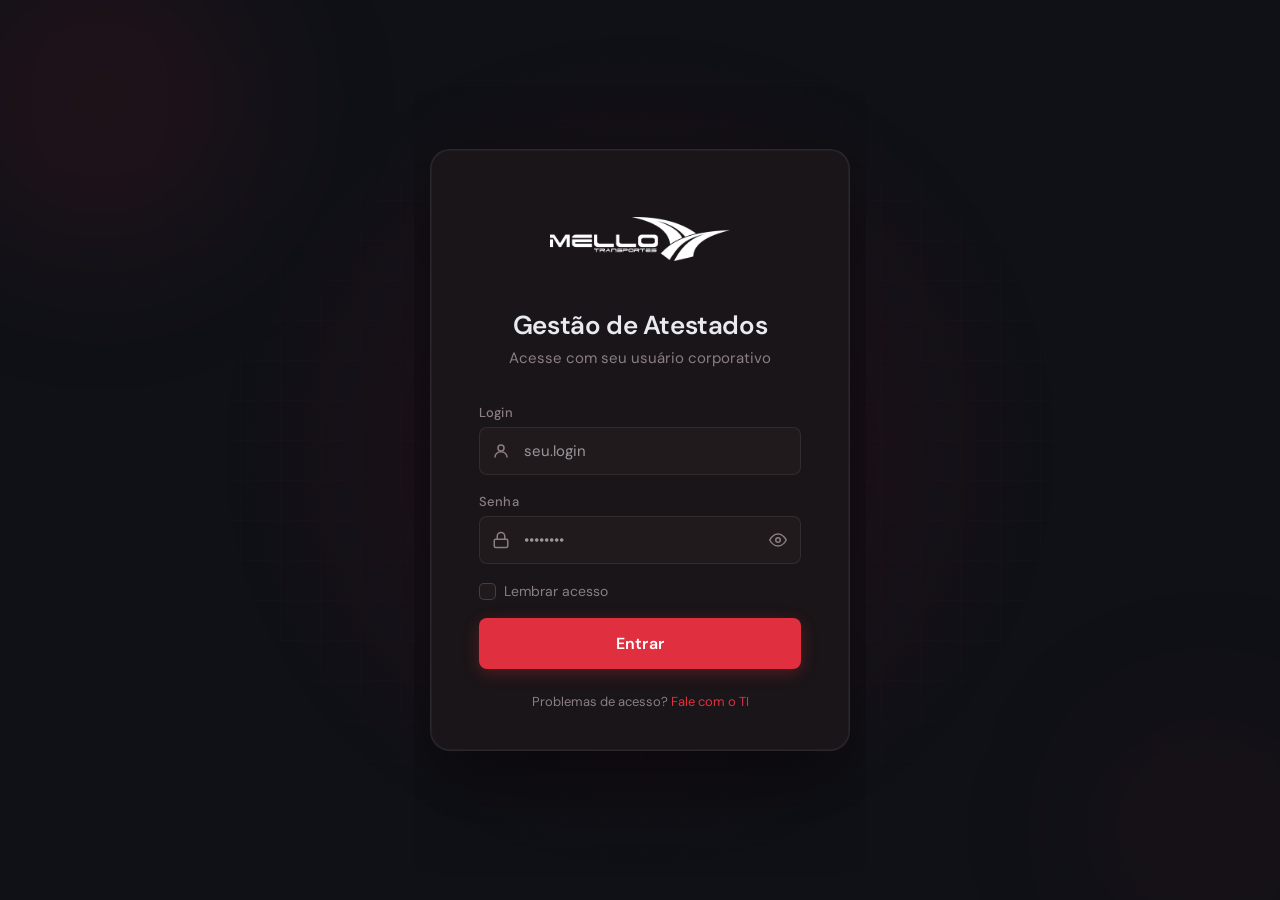
<file: index.html>
<!DOCTYPE html>
<html lang="pt-BR">
<head>
  <meta charset="UTF-8">
  <meta name="viewport" content="width=device-width, initial-scale=1.0">
  <title>Gestão de Atestados — Login</title>
  <link rel="icon" href="../assets/favicon-32x32.png" type="image/png">
  <link href="https://fonts.googleapis.com/css2?family=DM+Sans:wght@300;400;500;600&family=DM+Mono:wght@400;500&display=swap" rel="stylesheet">
  <link rel="stylesheet" href="css/style.css">
</head>
<body>

  <div class="bg-grid"></div>
  <div class="spotlight" id="spotlight"></div>
  <div class="bg-orb bg-orb-1"></div>
  <div class="bg-orb bg-orb-2"></div>

  <div class="card" role="main">

    <div class="logo-wrap">
      <div class="logo-box">
        <img src="assets/logo.png" alt="Logo da empresa">
      </div>
    </div>

    <h1 class="card-title">Gestão de Atestados</h1>
    <p class="card-sub">Acesse com seu usuário corporativo</p>

    <form class="form" id="loginForm" novalidate>

      <div class="field">
        <label for="login">Login</label>
        <div class="input-wrap">
          <span class="input-icon">
            <svg viewBox="0 0 24 24" fill="none" stroke="currentColor" stroke-width="2" stroke-linecap="round">
              <circle cx="12" cy="8" r="4"/>
              <path d="M4 20c0-4 3.6-7 8-7s8 3 8 7"/>
            </svg>
          </span>
          <input type="text" id="login" placeholder="seu.login" autocomplete="username" spellcheck="false">
        </div>
      </div>

      <div class="field">
        <label for="senha">Senha</label>
        <div class="input-wrap">
          <span class="input-icon">
            <svg viewBox="0 0 24 24" fill="none" stroke="currentColor" stroke-width="2" stroke-linecap="round">
              <rect x="3" y="11" width="18" height="11" rx="2"/>
              <path d="M7 11V7a5 5 0 0 1 10 0v4"/>
            </svg>
          </span>
          <input type="password" id="senha" placeholder="••••••••" autocomplete="current-password">
          <button type="button" class="toggle-pw" id="togglePw" aria-label="Mostrar senha">
            <svg id="eyeIcon" viewBox="0 0 24 24" fill="none" stroke="currentColor" stroke-width="2" stroke-linecap="round">
              <path d="M1 12s4-8 11-8 11 8 11 8-4 8-11 8-11-8-11-8z"/>
              <circle cx="12" cy="12" r="3"/>
            </svg>
          </button>
        </div>
      </div>

      <div class="opts-row">
        <label class="checkbox-wrap">
          <input type="checkbox" id="lembrar">
          <div class="custom-check">
            <svg viewBox="0 0 10 10" fill="none" stroke="white" stroke-width="2" stroke-linecap="round">
              <path d="M2 5l2.5 2.5L8 2.5"/>
            </svg>
          </div>
          <span>Lembrar acesso</span>
        </label>
      </div>

      <div class="alert" id="alertBox" role="alert">
        <svg viewBox="0 0 24 24" fill="none" stroke="currentColor" stroke-width="2" stroke-linecap="round">
          <circle cx="12" cy="12" r="10"/>
          <line x1="12" y1="8" x2="12" y2="12"/>
          <line x1="12" y1="16" x2="12.01" y2="16"/>
        </svg>
        <span id="alertMsg">Usuário ou senha incorretos.</span>
      </div>

      <button type="submit" class="btn-login" id="loginBtn">
        <span class="btn-text">Entrar</span>
        <span class="btn-spinner">
          <svg class="spinner-svg" width="20" height="20" viewBox="0 0 24 24" fill="none" stroke="white" stroke-width="2.5" stroke-linecap="round">
            <path d="M12 2v4M12 18v4M4.93 4.93l2.83 2.83M16.24 16.24l2.83 2.83M2 12h4M18 12h4M4.93 19.07l2.83-2.83M16.24 7.76l2.83-2.83"/>
          </svg>
        </span>
      </button>

    </form>

    <div class="card-footer">
      Problemas de acesso? <a href="#">Fale com o TI</a>
    </div>

  </div>

  <script src="js/login.js"></script>
</body>
</html>
</file>
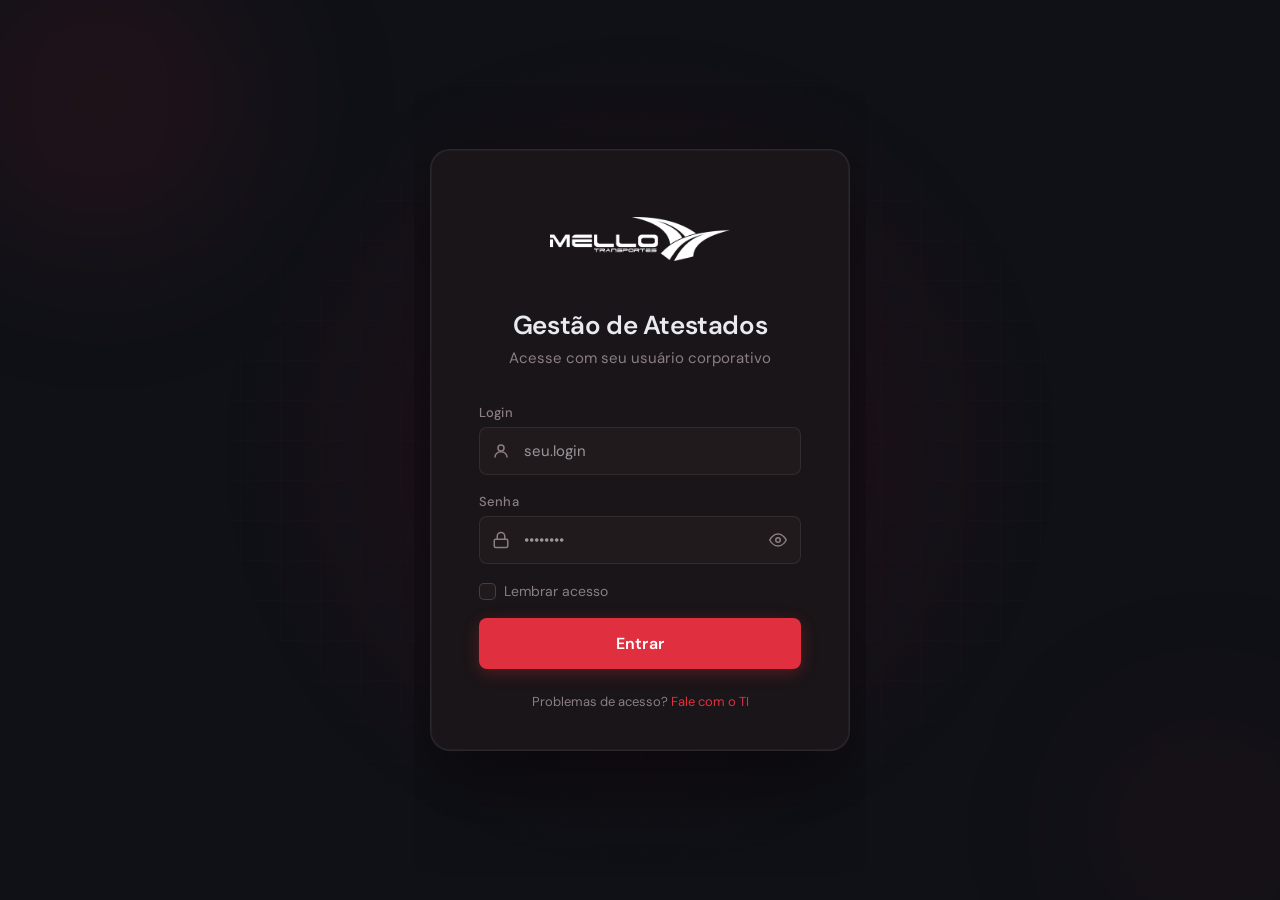
<file: login.html>
<!DOCTYPE html>
<html lang="pt-BR">
<head>
  <meta charset="UTF-8">
  <meta name="viewport" content="width=device-width, initial-scale=1.0">
  <title>Gestão de Atestados — Login</title>
  <link href="https://fonts.googleapis.com/css2?family=DM+Sans:wght@300;400;500;600&family=DM+Mono:wght@400;500&display=swap" rel="stylesheet">
  <link rel="stylesheet" href="css/style.css">
</head>
<body>

  <div class="bg-grid"></div>
  <div class="spotlight" id="spotlight"></div>
  <div class="bg-orb bg-orb-1"></div>
  <div class="bg-orb bg-orb-2"></div>

  <div class="card" role="main">

    <div class="logo-wrap">
      <div class="logo-box">
        <img src="assets/logo.png" alt="Logo da empresa">
      </div>
    </div>

    <h1 class="card-title">Gestão de Atestados</h1>
    <p class="card-sub">Acesse com seu usuário corporativo</p>

    <form class="form" id="loginForm" novalidate>

      <div class="field">
        <label for="login">Login</label>
        <div class="input-wrap">
          <span class="input-icon">
            <svg viewBox="0 0 24 24" fill="none" stroke="currentColor" stroke-width="2" stroke-linecap="round">
              <circle cx="12" cy="8" r="4"/>
              <path d="M4 20c0-4 3.6-7 8-7s8 3 8 7"/>
            </svg>
          </span>
          <input type="text" id="login" placeholder="seu.login" autocomplete="username" spellcheck="false">
        </div>
      </div>

      <div class="field">
        <label for="senha">Senha</label>
        <div class="input-wrap">
          <span class="input-icon">
            <svg viewBox="0 0 24 24" fill="none" stroke="currentColor" stroke-width="2" stroke-linecap="round">
              <rect x="3" y="11" width="18" height="11" rx="2"/>
              <path d="M7 11V7a5 5 0 0 1 10 0v4"/>
            </svg>
          </span>
          <input type="password" id="senha" placeholder="••••••••" autocomplete="current-password">
          <button type="button" class="toggle-pw" id="togglePw" aria-label="Mostrar senha">
            <svg id="eyeIcon" viewBox="0 0 24 24" fill="none" stroke="currentColor" stroke-width="2" stroke-linecap="round">
              <path d="M1 12s4-8 11-8 11 8 11 8-4 8-11 8-11-8-11-8z"/>
              <circle cx="12" cy="12" r="3"/>
            </svg>
          </button>
        </div>
      </div>

      <div class="opts-row">
        <label class="checkbox-wrap">
          <input type="checkbox" id="lembrar">
          <div class="custom-check">
            <svg viewBox="0 0 10 10" fill="none" stroke="white" stroke-width="2" stroke-linecap="round">
              <path d="M2 5l2.5 2.5L8 2.5"/>
            </svg>
          </div>
          <span>Lembrar acesso</span>
        </label>
      </div>

      <div class="alert" id="alertBox" role="alert">
        <svg viewBox="0 0 24 24" fill="none" stroke="currentColor" stroke-width="2" stroke-linecap="round">
          <circle cx="12" cy="12" r="10"/>
          <line x1="12" y1="8" x2="12" y2="12"/>
          <line x1="12" y1="16" x2="12.01" y2="16"/>
        </svg>
        <span id="alertMsg">Usuário ou senha incorretos.</span>
      </div>

      <button type="submit" class="btn-login" id="loginBtn">
        <span class="btn-text">Entrar</span>
        <span class="btn-spinner">
          <svg class="spinner-svg" width="20" height="20" viewBox="0 0 24 24" fill="none" stroke="white" stroke-width="2.5" stroke-linecap="round">
            <path d="M12 2v4M12 18v4M4.93 4.93l2.83 2.83M16.24 16.24l2.83 2.83M2 12h4M18 12h4M4.93 19.07l2.83-2.83M16.24 7.76l2.83-2.83"/>
          </svg>
        </span>
      </button>

    </form>

    <div class="card-footer">
      Problemas de acesso? <a href="#">Fale com o TI</a>
    </div>

  </div>

  <script src="js/login.js"></script>
</body>
</html>
</file>
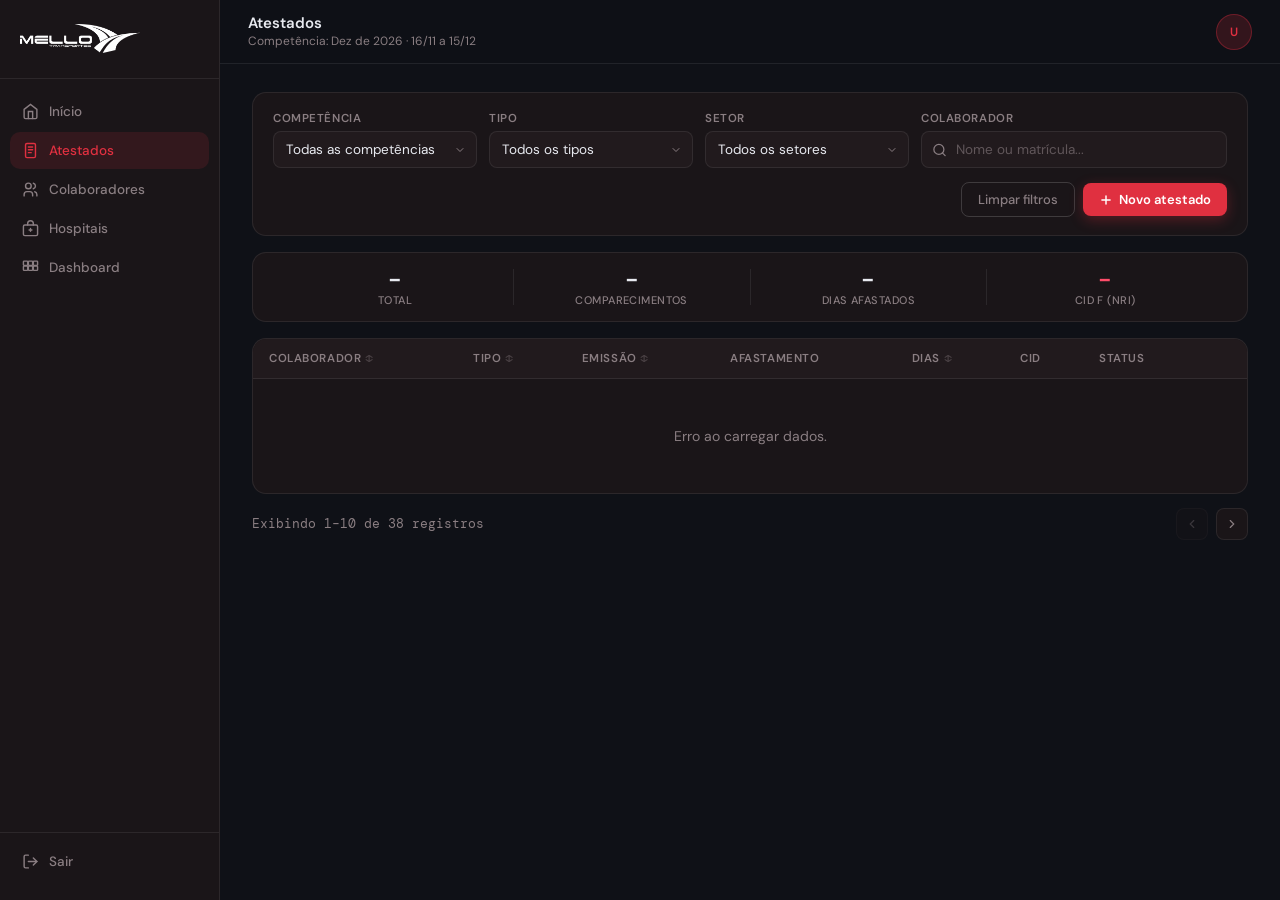
<file: pages/atestados.html>
<!DOCTYPE html>
<html lang="pt-BR">

<head>
  <meta charset="UTF-8">
  <meta name="viewport" content="width=device-width, initial-scale=1.0">
  <title>Gestão de Atestados — Lista de Atestados</title>
  <link rel="icon" href="../assets/favicon-32x32.png" type="image/png">
  <link
    href="https://fonts.googleapis.com/css2?family=DM+Sans:wght@300;400;500;600&family=DM+Mono:wght@400;500&display=swap"
    rel="stylesheet">
  <link rel="stylesheet" href="../css/style.css">
  <link rel="stylesheet" href="../css/home.css">
  <link rel="stylesheet" href="../css/atestados.css">
</head>

<body>

  <!-- ── Sidebar ── -->
  <aside class="sidebar" id="sidebar">
    <div class="sidebar-logo">
      <img src="../assets/logo.png" alt="Logo">
    </div>
    <nav class="sidebar-nav">
      <a href="home.html" class="nav-item">
        <svg viewBox="0 0 24 24" fill="none" stroke="currentColor" stroke-width="2" stroke-linecap="round">
          <path d="M3 9l9-7 9 7v11a2 2 0 0 1-2 2H5a2 2 0 0 1-2-2z" />
          <polyline points="9 22 9 12 15 12 15 22" />
        </svg>
        <span>Início</span>
      </a>
      <a href="atestados.html" class="nav-item active">
        <svg viewBox="0 0 24 24" fill="none" stroke="currentColor" stroke-width="2" stroke-linecap="round">
          <rect x="5" y="2" width="14" height="20" rx="2" />
          <path d="M9 7h6M9 11h6M9 15h4" />
        </svg>
        <span>Atestados</span>
      </a>
      <a href="lista-colaboradores.html" class="nav-item">
        <svg viewBox="0 0 24 24" fill="none" stroke="currentColor" stroke-width="2" stroke-linecap="round">
          <circle cx="9" cy="7" r="4" />
          <path d="M3 21v-2a4 4 0 0 1 4-4h4a4 4 0 0 1 4 4v2" />
          <path d="M16 3.13a4 4 0 0 1 0 7.75" />
          <path d="M21 21v-2a4 4 0 0 0-3-3.85" />
        </svg>
        <span>Colaboradores</span>
      </a>
      <a href="hospitais.html" class="nav-item">
        <svg viewBox="0 0 24 24" fill="none" stroke="currentColor" stroke-width="2" stroke-linecap="round">
          <rect x="2" y="7" width="20" height="15" rx="2" />
          <path d="M8 7V5a4 4 0 0 1 8 0v2" />
          <path d="M12 12v4M10 14h4" />
        </svg>
        <span>Hospitais</span>
      </a>
      <a href="dashboard.html" class="nav-item">
        <svg viewBox="0 0 24 24" fill="none" stroke="currentColor" stroke-width="2" stroke-linecap="round">
          <rect x="2" y="3" width="6" height="6" rx="1" />
          <rect x="9" y="3" width="6" height="6" rx="1" />
          <rect x="16" y="3" width="6" height="6" rx="1" />
          <rect x="2" y="10" width="6" height="6" rx="1" />
          <rect x="9" y="10" width="6" height="6" rx="1" />
          <rect x="16" y="10" width="6" height="6" rx="1" />
        </svg>
        <span>Dashboard</span>
      </a>
    </nav>
    <div class="sidebar-footer">
      <!--<a href="perfil.html" class="nav-item">
        <svg viewBox="0 0 24 24" fill="none" stroke="currentColor" stroke-width="2" stroke-linecap="round">
          <circle cx="12" cy="8" r="4" />
          <path d="M4 20c0-4 3.6-7 8-7s8 3 8 7" />
        </svg>
        <span>Meu perfil</span>
      </a>-->
      <a href="../index.html" class="nav-item nav-logout">
        <svg viewBox="0 0 24 24" fill="none" stroke="currentColor" stroke-width="2" stroke-linecap="round">
          <path d="M9 21H5a2 2 0 0 1-2-2V5a2 2 0 0 1 2-2h4" />
          <polyline points="16 17 21 12 16 7" />
          <line x1="21" y1="12" x2="9" y2="12" />
        </svg>
        <span>Sair</span>
      </a>
    </div>
  </aside>

  <div class="sidebar-overlay" id="sidebarOverlay"></div>

  <!-- ── Conteúdo principal ── -->
  <div class="main-wrap">

    <header class="topbar">
      <button class="menu-toggle" id="menuToggle" aria-label="Abrir menu">
        <svg viewBox="0 0 24 24" fill="none" stroke="currentColor" stroke-width="2" stroke-linecap="round">
          <line x1="3" y1="6" x2="21" y2="6" />
          <line x1="3" y1="12" x2="21" y2="12" />
          <line x1="3" y1="18" x2="21" y2="18" />
        </svg>
      </button>
      <div class="topbar-greeting">
        <span class="topbar-title">Atestados</span>
        <span class="topbar-sub">Competência: Abr/2025 · 16/03 a 15/04</span>
      </div>
      <div class="topbar-actions">
        <!--<button class="topbar-btn" aria-label="Notificações" onclick="location.href='notificacoes.html'">
          <svg viewBox="0 0 24 24" fill="none" stroke="currentColor" stroke-width="2" stroke-linecap="round">
            <path d="M18 8A6 6 0 0 0 6 8c0 7-3 9-3 9h18s-3-2-3-9" />
            <path d="M13.73 21a2 2 0 0 1-3.46 0" />
          </svg>
          <span class="notif-dot"></span>
        </button>-->
        <div class="topbar-avatar">-</div>
      </div>
    </header>

    <main class="content">

      <!-- ── Filtros ── -->
      <div class="filtros-wrap">
        <div class="filtros-grid">
          <div class="filtro-group">
            <label class="filtro-label">Competência</label>
            <select class="filtro-select" id="filtroCompetencia">
              <option value="">Todas as competências</option>
            </select>
          </div>
          <div class="filtro-group">
            <label class="filtro-label">Tipo</label>
            <select class="filtro-select" id="filtroTipo">
              <option value="">Todos os tipos</option>
            </select>
          </div>
          <div class="filtro-group">
            <label class="filtro-label">Setor</label>
            <select class="filtro-select" id="filtroSetor">
              <option value="">Todos os setores</option>
            </select>
          </div>
          <div class="filtro-group filtro-busca">
            <label class="filtro-label">Colaborador</label>
            <div class="busca-wrap">
              <svg viewBox="0 0 24 24" fill="none" stroke="currentColor" stroke-width="2" stroke-linecap="round">
                <circle cx="11" cy="11" r="8" />
                <line x1="21" y1="21" x2="16.65" y2="16.65" />
              </svg>
              <input type="text" class="filtro-input" id="filtroBusca" placeholder="Nome ou matrícula...">
            </div>
          </div>
        </div>
        <div class="filtros-actions">
          <button class="btn-outline" id="btnLimpar">Limpar filtros</button>
          <button class="btn-primary" onclick="location.href='novo-atestado.html'">
            <svg viewBox="0 0 24 24" fill="none" stroke="currentColor" stroke-width="2.5" stroke-linecap="round"
              width="14" height="14">
              <line x1="12" y1="5" x2="12" y2="19" />
              <line x1="5" y1="12" x2="19" y2="12" />
            </svg>
            Novo atestado
          </button>
        </div>
      </div>

      <!-- ── Resumo rápido ── -->
      <div class="resumo-strip" id="resumoStrip">
        <div class="resumo-item">
          <span class="resumo-val" id="totalAtestados">-</span>
          <span class="resumo-label">Total</span>
        </div>
        <div class="resumo-sep"></div>
        <div class="resumo-item">
          <span class="resumo-val" id="totalComparec">-</span>
          <span class="resumo-label">Comparecimentos</span>
        </div>
        <div class="resumo-sep"></div>
        <div class="resumo-item">
          <span class="resumo-val" id="totalDias">-</span>
          <span class="resumo-label">Dias afastados</span>
        </div>
        <div class="resumo-sep"></div>
        <div class="resumo-item">
          <span class="resumo-val nri" id="totalNri">-</span>
          <span class="resumo-label">CID F (NRI)</span>
        </div>
      </div>

      <!-- ── Tabela ── -->
      <div class="table-wrap">
        <table class="table" id="tabelaAtestados">
          <thead>
            <tr>
              <th class="th-sort" data-col="colaborador">Colaborador <span class="sort-icon">↕</span></th>
              <th class="th-sort" data-col="tipo">Tipo <span class="sort-icon">↕</span></th>
              <th class="th-sort" data-col="emissao">Emissão <span class="sort-icon">↕</span></th>
              <th>Afastamento</th>
              <th class="th-sort" data-col="dias">Dias <span class="sort-icon">↕</span></th>
              <th>CID</th>
              <th>Status</th>
              <th></th>
            </tr>
          </thead>
          <tbody id="tbodyAtestados">
            <!-- preenchido pelo JS -->
          </tbody>
        </table>
      </div>

      <!-- ── Paginação ── -->
      <div class="paginacao" id="paginacao">
        <span class="pag-info" id="pagInfo">Exibindo 1–10 de 38 registros</span>
        <div class="pag-btns" id="pagBtns">
          <button class="pag-btn" id="btnAnterior" disabled>
            <svg viewBox="0 0 24 24" fill="none" stroke="currentColor" stroke-width="2" stroke-linecap="round"
              width="14" height="14">
              <polyline points="15 18 9 12 15 6" />
            </svg>
          </button>
          <div class="pag-pages" id="pagPages"></div>
          <button class="pag-btn" id="btnProximo">
            <svg viewBox="0 0 24 24" fill="none" stroke="currentColor" stroke-width="2" stroke-linecap="round"
              width="14" height="14">
              <polyline points="9 18 15 12 9 6" />
            </svg>
          </button>
        </div>
      </div>

    </main>
  </div>

  <script src="../js/atestados.js"></script>
</body>

</html>
</file>
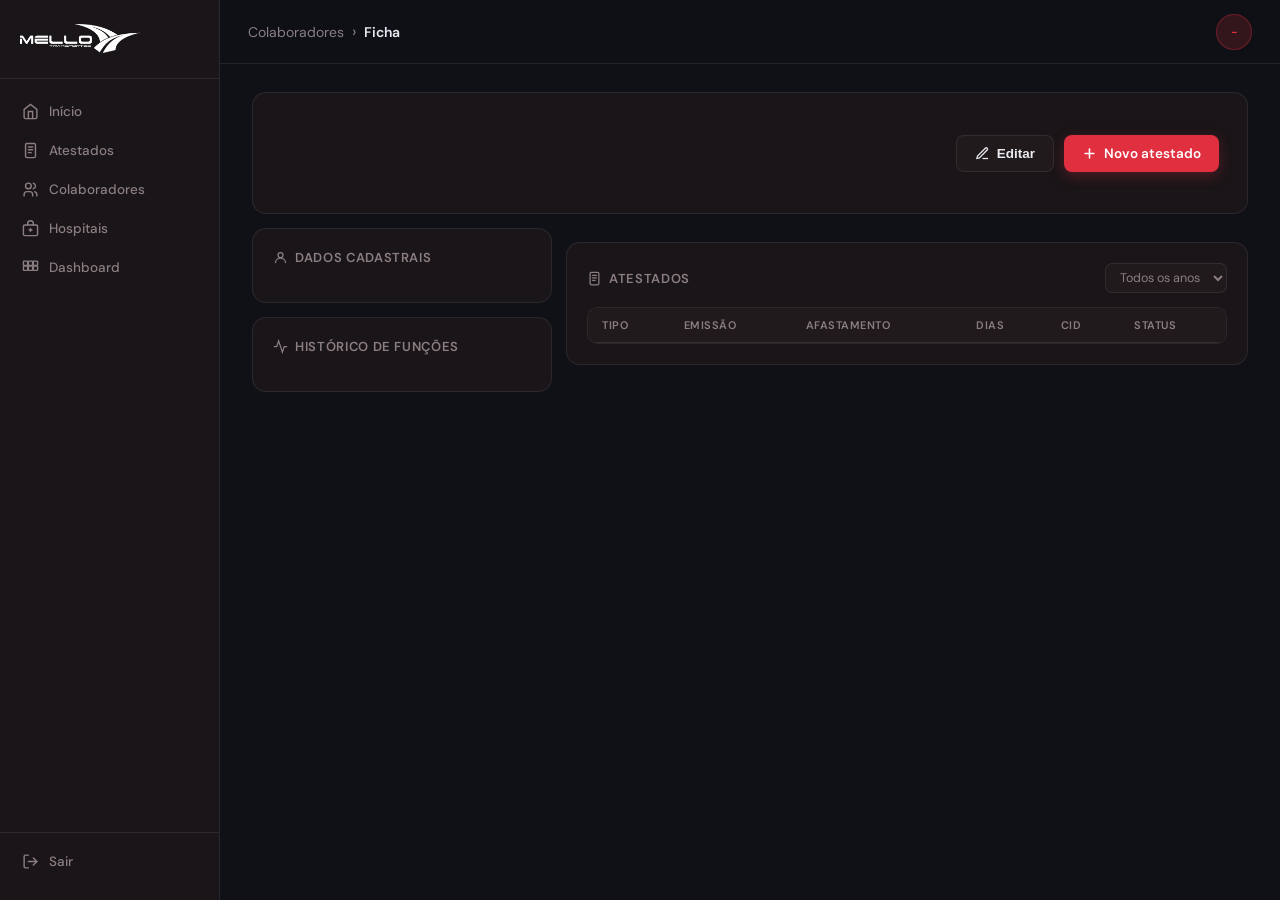
<file: pages/colaboradores.html>
<!DOCTYPE html>
<html lang="pt-BR">

<head>
  <meta charset="UTF-8">
  <meta name="viewport" content="width=device-width, initial-scale=1.0">
  <title>Gestão de Atestados — Ficha do Colaborador</title>
  <link rel="icon" href="../assets/favicon-32x32.png" type="image/png">
  <link
    href="https://fonts.googleapis.com/css2?family=DM+Sans:wght@300;400;500;600&family=DM+Mono:wght@400;500&display=swap"
    rel="stylesheet">
  <link rel="stylesheet" href="../css/style.css">
  <link rel="stylesheet" href="../css/home.css">
  <link rel="stylesheet" href="../css/colaboradores.css">
</head>

<body>

  <!-- ── Sidebar ── -->
  <aside class="sidebar" id="sidebar">
    <div class="sidebar-logo">
      <img src="../assets/logo.png" alt="Logo">
    </div>
    <nav class="sidebar-nav">
      <a href="home.html" class="nav-item">
        <svg viewBox="0 0 24 24" fill="none" stroke="currentColor" stroke-width="2" stroke-linecap="round">
          <path d="M3 9l9-7 9 7v11a2 2 0 0 1-2 2H5a2 2 0 0 1-2-2z" />
          <polyline points="9 22 9 12 15 12 15 22" />
        </svg>
        <span>Início</span>
      </a>
      <a href="atestados.html" class="nav-item">
        <svg viewBox="0 0 24 24" fill="none" stroke="currentColor" stroke-width="2" stroke-linecap="round">
          <rect x="5" y="2" width="14" height="20" rx="2" />
          <path d="M9 7h6M9 11h6M9 15h4" />
        </svg>
        <span>Atestados</span>
      </a>
      <a href="lista-colaboradores.html" class="nav-item">
        <svg viewBox="0 0 24 24" fill="none" stroke="currentColor" stroke-width="2" stroke-linecap="round">
          <circle cx="9" cy="7" r="4" />
          <path d="M3 21v-2a4 4 0 0 1 4-4h4a4 4 0 0 1 4 4v2" />
          <path d="M16 3.13a4 4 0 0 1 0 7.75" />
          <path d="M21 21v-2a4 4 0 0 0-3-3.85" />
        </svg>
        <span>Colaboradores</span>
      </a>
      <a href="hospitais.html" class="nav-item">
        <svg viewBox="0 0 24 24" fill="none" stroke="currentColor" stroke-width="2" stroke-linecap="round">
          <rect x="2" y="7" width="20" height="15" rx="2" />
          <path d="M8 7V5a4 4 0 0 1 8 0v2" />
          <path d="M12 12v4M10 14h4" />
        </svg>
        <span>Hospitais</span>
      </a>
      <a href="dashboard.html" class="nav-item">
        <svg viewBox="0 0 24 24" fill="none" stroke="currentColor" stroke-width="2" stroke-linecap="round">
          <rect x="2" y="3" width="6" height="6" rx="1" />
          <rect x="9" y="3" width="6" height="6" rx="1" />
          <rect x="16" y="3" width="6" height="6" rx="1" />
          <rect x="2" y="10" width="6" height="6" rx="1" />
          <rect x="9" y="10" width="6" height="6" rx="1" />
          <rect x="16" y="10" width="6" height="6" rx="1" />
        </svg>
        <span>Dashboard</span>
      </a>
    </nav>
    <div class="sidebar-footer">
      <!--<a href="perfil.html" class="nav-item">
        <svg viewBox="0 0 24 24" fill="none" stroke="currentColor" stroke-width="2" stroke-linecap="round">
          <circle cx="12" cy="8" r="4" />
          <path d="M4 20c0-4 3.6-7 8-7s8 3 8 7" />
        </svg>
        <span>Meu perfil</span>
      </a>-->
      <a href="../index.html" class="nav-item nav-logout">
        <svg viewBox="0 0 24 24" fill="none" stroke="currentColor" stroke-width="2" stroke-linecap="round">
          <path d="M9 21H5a2 2 0 0 1-2-2V5a2 2 0 0 1 2-2h4" />
          <polyline points="16 17 21 12 16 7" />
          <line x1="21" y1="12" x2="9" y2="12" />
        </svg>
        <span>Sair</span>
      </a>
    </div>
  </aside>

  <div class="sidebar-overlay" id="sidebarOverlay"></div>

  <div class="main-wrap">

    <header class="topbar">
      <button class="menu-toggle" id="menuToggle" aria-label="Abrir menu">
        <svg viewBox="0 0 24 24" fill="none" stroke="currentColor" stroke-width="2" stroke-linecap="round">
          <line x1="3" y1="6" x2="21" y2="6" />
          <line x1="3" y1="12" x2="21" y2="12" />
          <line x1="3" y1="18" x2="21" y2="18" />
        </svg>
      </button>
      <div class="topbar-greeting">
        <div class="breadcrumb">
          <a href="lista-colaboradores.html" class="breadcrumb-link">Colaboradores</a>
          <span class="breadcrumb-sep">›</span>
          <span class="breadcrumb-atual" id="breadcrumbNome">Ficha</span>
        </div>
      </div>
      <div class="topbar-actions">
        <!--<button class="topbar-btn" aria-label="Notificações" onclick="location.href='notificacoes.html'">
          <svg viewBox="0 0 24 24" fill="none" stroke="currentColor" stroke-width="2" stroke-linecap="round">
            <path d="M18 8A6 6 0 0 0 6 8c0 7-3 9-3 9h18s-3-2-3-9" />
            <path d="M13.73 21a2 2 0 0 1-3.46 0" />
          </svg>
          <span class="notif-dot"></span>
        </button>-->
        <div class="topbar-avatar">-</div>
      </div>
    </header>

    <main class="content">

      <!-- ── Cabeçalho do colaborador ── -->
      <div class="colab-header" id="colabHeader">
        <div class="colab-header-av" id="headerAv"></div>
        <div class="colab-header-info">
          <div class="colab-header-nome" id="headerNome"></div>
          <div class="colab-header-sub" id="headerSub"></div>
          <div class="colab-header-badges" id="headerBadges"></div>
        </div>

        <div class="colab-header-actions">

          <button class="btn-editar-colab" id="btnEditarColab">
            <svg viewBox="0 0 24 24" fill="none" stroke="currentColor" stroke-width="2" width="15" height="15">
              <path d="M12 20h9" />
              <path d="M16.5 3.5a2.1 2.1 0 0 1 3 3L7 19l-4 1 1-4Z" />
            </svg>
            Editar
          </button>

          <button class="btn-novo-atestado" id="btnNovoAtestado">
            <svg viewBox="0 0 24 24" fill="none" stroke="currentColor" stroke-width="2.5" stroke-linecap="round"
              width="15" height="15">
              <line x1="12" y1="5" x2="12" y2="19" />
              <line x1="5" y1="12" x2="19" y2="12" />
            </svg>
            Novo atestado
          </button>

        </div>
      </div>

      <!-- ── Alerta de reincidência ── -->
      <div class="alerta-reincidencia" id="alertaReincidencia" style="display:none">
        <svg viewBox="0 0 24 24" fill="none" stroke="currentColor" stroke-width="2" stroke-linecap="round" width="16"
          height="16">
          <path d="M10.29 3.86L1.82 18a2 2 0 0 0 1.71 3h16.94a2 2 0 0 0 1.71-3L13.71 3.86a2 2 0 0 0-3.42 0z" />
          <line x1="12" y1="9" x2="12" y2="13" />
          <line x1="12" y1="17" x2="12.01" y2="17" />
        </svg>
        <span id="alertaReincidenciaTexto"></span>
      </div>

      <div class="colab-grid">

        <!-- ── Coluna esquerda ── -->
        <div class="colab-col-left">

          <!-- Dados cadastrais -->
          <div class="card-section">
            <div class="card-section-title">
              <svg viewBox="0 0 24 24" fill="none" stroke="currentColor" stroke-width="2" stroke-linecap="round"
                width="15" height="15">
                <circle cx="12" cy="8" r="4" />
                <path d="M4 20c0-4 3.6-7 8-7s8 3 8 7" />
              </svg>
              Dados cadastrais
            </div>
            <div class="dados-lista" id="dadosLista"></div>
          </div>

          <!-- Histórico de funções -->
          <div class="card-section">
            <div class="card-section-title">
              <svg viewBox="0 0 24 24" fill="none" stroke="currentColor" stroke-width="2" stroke-linecap="round"
                width="15" height="15">
                <polyline points="22 12 18 12 15 21 9 3 6 12 2 12" />
              </svg>
              Histórico de funções
            </div>
            <div class="historico-lista" id="historicoLista"></div>
          </div>

        </div>

        <!-- ── Coluna direita ── -->
        <div class="colab-col-right">

          <!-- Cards de resumo -->
          <div class="resumo-cards" id="resumoCards"></div>

          <!-- Atestados do colaborador -->
          <div class="card-section">
            <div class="card-section-header">
              <div class="card-section-title">
                <svg viewBox="0 0 24 24" fill="none" stroke="currentColor" stroke-width="2" stroke-linecap="round"
                  width="15" height="15">
                  <rect x="5" y="2" width="14" height="20" rx="2" />
                  <path d="M9 7h6M9 11h6M9 15h4" />
                </svg>
                Atestados
              </div>
              <select class="filtro-mini" id="filtroAno">
                <option value="">Todos os anos</option>
              </select>
            </div>
            <div class="table-wrap">
              <table class="table" id="tabelaAtestados">
                <thead>
                  <tr>
                    <th>Tipo</th>
                    <th>Emissão</th>
                    <th>Afastamento</th>
                    <th>Dias</th>
                    <th>CID</th>
                    <th>Status</th>
                  </tr>
                </thead>
                <tbody id="tbodyAtestados"></tbody>
              </table>
            </div>
          </div>

        </div>
      </div>

    </main>
  </div>

  <div class="modal-overlay" id="modalEditarOverlay">
    <div class="modal-content">

      <div class="modal-header">
        <div class="modal-header-top">
          <h3>Editar colaborador</h3>
          <button id="fecharModalEditar">✕</button>
        </div>
        <p class="modal-sub">
          Atualize os dados do colaborador abaixo.
        </p>
      </div>

      <div class="modal-body">

        <div class="form-group full">
          <label>Nome</label>
          <input type="text" id="editNome">
        </div>

        <div class="form-group">
          <label>Cargo</label>
          <input type="text" id="editCargo">
        </div>

        <div class="form-group">
          <label>Setor</label>
          <input type="text" id="editDepartamento">
        </div>

        <div class="form-group">
          <label>Unidade</label>
          <input type="text" id="editUnidade">
        </div>

        <div class="form-group">
          <label>Contrato</label>
          <input type="text" id="editContrato">
        </div>

        <div class="form-group">
          <label>Turno</label>
          <input type="text" id="editTurno">
        </div>

      </div>

      <div class="modal-footer">
        <button id="cancelarEditar">Cancelar</button>
        <button id="salvarEditar">Salvar</button>
      </div>

    </div>
  </div>

  <script src="../js/colaboradores.js"></script>
</body>

</html>
</file>
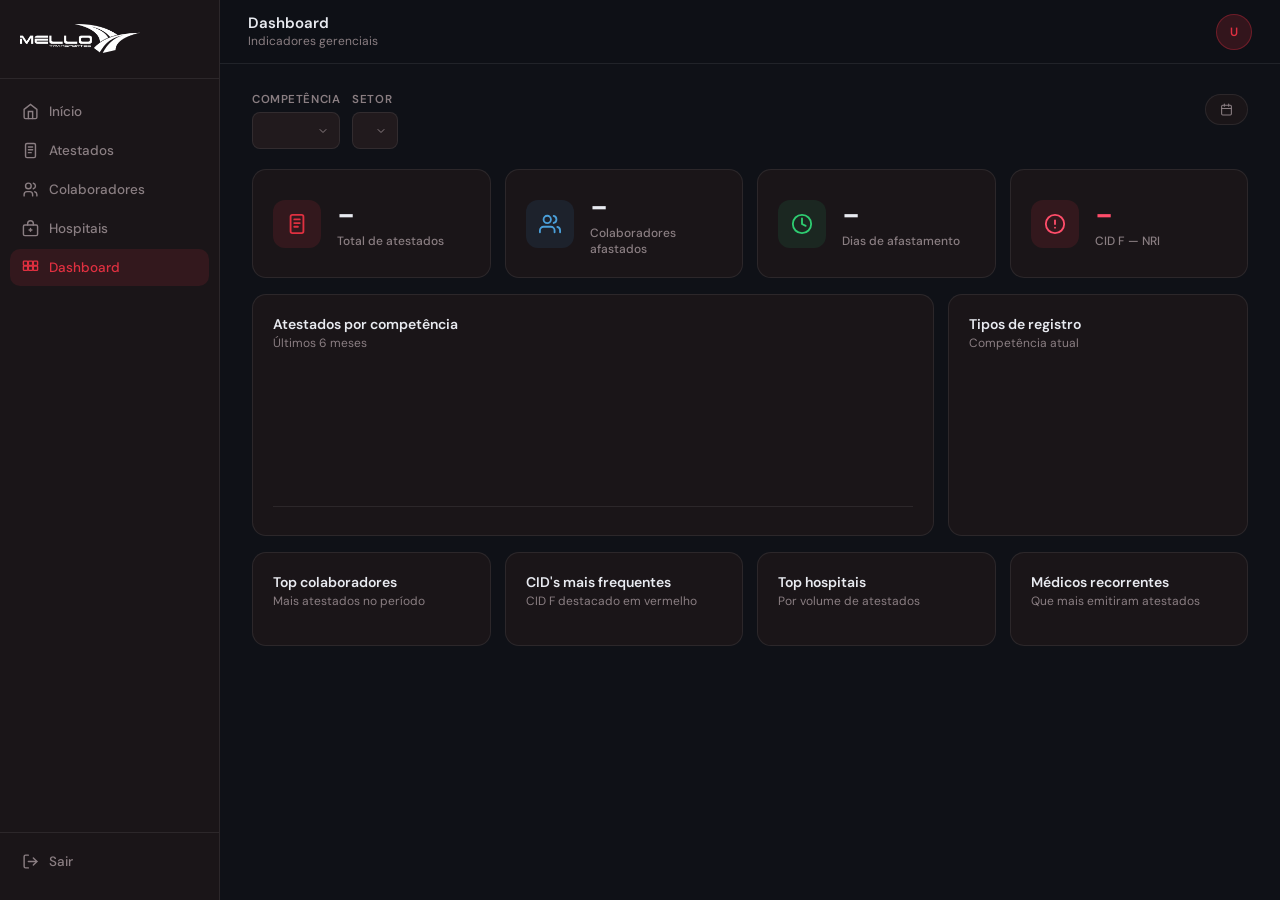
<file: pages/dashboard.html>
<!DOCTYPE html>
<html lang="pt-BR">

<head>
  <meta charset="UTF-8">
  <meta name="viewport" content="width=device-width, initial-scale=1.0">
  <title>Gestão de Atestados — Dashboard</title>
  <link rel="icon" href="../assets/favicon-32x32.png" type="image/png">
  <link
    href="https://fonts.googleapis.com/css2?family=DM+Sans:wght@300;400;500;600&family=DM+Mono:wght@400;500&display=swap"
    rel="stylesheet">
  <link rel="stylesheet" href="../css/style.css">
  <link rel="stylesheet" href="../css/home.css">
  <link rel="stylesheet" href="../css/dashboard.css">
</head>

<body>

  <aside class="sidebar" id="sidebar">
    <div class="sidebar-logo"><img src="../assets/logo.png" alt="Logo"></div>
    <nav class="sidebar-nav">
      <a href="home.html" class="nav-item">
        <svg viewBox="0 0 24 24" fill="none" stroke="currentColor" stroke-width="2" stroke-linecap="round">
          <path d="M3 9l9-7 9 7v11a2 2 0 0 1-2 2H5a2 2 0 0 1-2-2z" />
          <polyline points="9 22 9 12 15 12 15 22" />
        </svg>
        <span>Início</span>
      </a>
      <a href="atestados.html" class="nav-item">
        <svg viewBox="0 0 24 24" fill="none" stroke="currentColor" stroke-width="2" stroke-linecap="round">
          <rect x="5" y="2" width="14" height="20" rx="2" />
          <path d="M9 7h6M9 11h6M9 15h4" />
        </svg>
        <span>Atestados</span>
      </a>
      <a href="lista-colaboradores.html" class="nav-item">
        <svg viewBox="0 0 24 24" fill="none" stroke="currentColor" stroke-width="2" stroke-linecap="round">
          <circle cx="9" cy="7" r="4" />
          <path d="M3 21v-2a4 4 0 0 1 4-4h4a4 4 0 0 1 4 4v2" />
          <path d="M16 3.13a4 4 0 0 1 0 7.75" />
          <path d="M21 21v-2a4 4 0 0 0-3-3.85" />
        </svg>
        <span>Colaboradores</span>
      </a>
      <a href="hospitais.html" class="nav-item">
        <svg viewBox="0 0 24 24" fill="none" stroke="currentColor" stroke-width="2" stroke-linecap="round">
          <rect x="2" y="7" width="20" height="15" rx="2" />
          <path d="M8 7V5a4 4 0 0 1 8 0v2" />
          <path d="M12 12v4M10 14h4" />
        </svg>
        <span>Hospitais</span>
      </a>
      <a href="dashboard.html" class="nav-item active">
        <svg viewBox="0 0 24 24" fill="none" stroke="currentColor" stroke-width="2" stroke-linecap="round">
          <rect x="2" y="3" width="6" height="6" rx="1" />
          <rect x="9" y="3" width="6" height="6" rx="1" />
          <rect x="16" y="3" width="6" height="6" rx="1" />
          <rect x="2" y="10" width="6" height="6" rx="1" />
          <rect x="9" y="10" width="6" height="6" rx="1" />
          <rect x="16" y="10" width="6" height="6" rx="1" />
        </svg>
        <span>Dashboard</span>
      </a>
    </nav>
    <div class="sidebar-footer">
      <!--<a href="perfil.html" class="nav-item">
        <svg viewBox="0 0 24 24" fill="none" stroke="currentColor" stroke-width="2" stroke-linecap="round">
          <circle cx="12" cy="8" r="4" />
          <path d="M4 20c0-4 3.6-7 8-7s8 3 8 7" />
        </svg>
        <span>Meu perfil</span>
      </a>-->
      <a href="../index.html" class="nav-item nav-logout">
        <svg viewBox="0 0 24 24" fill="none" stroke="currentColor" stroke-width="2" stroke-linecap="round">
          <path d="M9 21H5a2 2 0 0 1-2-2V5a2 2 0 0 1 2-2h4" />
          <polyline points="16 17 21 12 16 7" />
          <line x1="21" y1="12" x2="9" y2="12" />
        </svg>
        <span>Sair</span>
      </a>
    </div>
  </aside>

  <div class="sidebar-overlay" id="sidebarOverlay"></div>

  <div class="main-wrap">
    <header class="topbar">
      <button class="menu-toggle" id="menuToggle" aria-label="Abrir menu">
        <svg viewBox="0 0 24 24" fill="none" stroke="currentColor" stroke-width="2" stroke-linecap="round">
          <line x1="3" y1="6" x2="21" y2="6" />
          <line x1="3" y1="12" x2="21" y2="12" />
          <line x1="3" y1="18" x2="21" y2="18" />
        </svg>
      </button>
      <div class="topbar-greeting">
        <span class="topbar-title">Dashboard</span>
        <span class="topbar-sub" id="topbarSub">Indicadores gerenciais</span>
      </div>
      <div class="topbar-actions">
        <!--<button class="topbar-btn" aria-label="Notificações" onclick="location.href='notificacoes.html'">
          <svg viewBox="0 0 24 24" fill="none" stroke="currentColor" stroke-width="2" stroke-linecap="round">
            <path d="M18 8A6 6 0 0 0 6 8c0 7-3 9-3 9h18s-3-2-3-9" />
            <path d="M13.73 21a2 2 0 0 1-3.46 0" />
          </svg>
          <span class="notif-dot"></span>
        </button>-->
        <div class="topbar-avatar">-</div>
      </div>
    </header>

    <main class="content">

      <!-- ── Filtros ── -->
      <div class="dash-filtros">
        <div class="filtro-group">
          <label class="filtro-label">Competência</label>
          <select class="filtro-select" id="filtroCompetencia"> </select>
        </div>
        <div class="filtro-group">
          <label class="filtro-label">Setor</label>
          <select class="filtro-select" id="filtroSetor"> </select>
        </div>
        <div class="competencia-badge" id="competenciaBadge">
          <svg viewBox="0 0 24 24" fill="none" stroke="currentColor" stroke-width="2" stroke-linecap="round" width="13"
            height="13">
            <rect x="3" y="4" width="18" height="18" rx="2" />
            <line x1="16" y1="2" x2="16" y2="6" />
            <line x1="8" y1="2" x2="8" y2="6" />
            <line x1="3" y1="10" x2="21" y2="10" />
          </svg>
        </div>
      </div>

      <!-- ── Cards de resumo ── -->
      <div class="dash-cards">
        <div class="dash-card">
          <div class="dash-card-icon accent">
            <svg viewBox="0 0 24 24" fill="none" stroke="currentColor" stroke-width="2" stroke-linecap="round">
              <rect x="5" y="2" width="14" height="20" rx="2" />
              <path d="M9 7h6M9 11h6M9 15h4" />
            </svg>
          </div>
          <div class="dash-card-info">
            <div class="dash-card-val" id="cardTotal">-</div>
            <div class="dash-card-label">Total de atestados</div>
          </div>
        </div>
        <div class="dash-card">
          <div class="dash-card-icon blue">
            <svg viewBox="0 0 24 24" fill="none" stroke="currentColor" stroke-width="2" stroke-linecap="round">
              <path d="M17 21v-2a4 4 0 0 0-4-4H5a4 4 0 0 0-4 4v2" />
              <circle cx="9" cy="7" r="4" />
              <path d="M23 21v-2a4 4 0 0 0-3-3.87" />
              <path d="M16 3.13a4 4 0 0 1 0 7.75" />
            </svg>
          </div>
          <div class="dash-card-info">
            <div class="dash-card-val" id="cardColabs">-</div>
            <div class="dash-card-label">Colaboradores afastados</div>
          </div>
        </div>
        <div class="dash-card">
          <div class="dash-card-icon green">
            <svg viewBox="0 0 24 24" fill="none" stroke="currentColor" stroke-width="2" stroke-linecap="round">
              <circle cx="12" cy="12" r="10" />
              <polyline points="12 6 12 12 16 14" />
            </svg>
          </div>
          <div class="dash-card-info">
            <div class="dash-card-val" id="cardDias">-</div>
            <div class="dash-card-label">Dias de afastamento</div>
          </div>
        </div>
        <div class="dash-card">
          <div class="dash-card-icon danger">
            <svg viewBox="0 0 24 24" fill="none" stroke="currentColor" stroke-width="2" stroke-linecap="round">
              <circle cx="12" cy="12" r="10" />
              <line x1="12" y1="8" x2="12" y2="12" />
              <line x1="12" y1="16" x2="12.01" y2="16" />
            </svg>
          </div>
          <div class="dash-card-info">
            <div class="dash-card-val danger" id="cardNri">-</div>
            <div class="dash-card-label">CID F — NRI</div>
          </div>
        </div>
      </div>

      <!-- ── Gráfico + Atestados x Comparecimentos ── -->
      <div class="dash-row-2">

        <!-- Gráfico de barras -->
        <div class="dash-panel panel-large">
          <div class="panel-header">
            <div class="panel-title">Atestados por competência</div>
            <div class="panel-sub">Últimos 6 meses</div>
          </div>
          <div class="grafico-wrap" id="graficoBarras"></div>
          <div class="grafico-labels" id="graficoLabels"></div>
        </div>

        <!-- Atestados x Comparecimentos -->
        <div class="dash-panel panel-small">
          <div class="panel-header">
            <div class="panel-title">Tipos de registro</div>
            <div class="panel-sub">Competência atual</div>
          </div>
          <div class="tipos-chart" id="tiposChart"></div>
          <div class="tipos-legend" id="tiposLegend"></div>
        </div>

      </div>

      <!-- ── Rankings ── -->
      <div class="dash-row-4">

        <!-- Top colaboradores -->
        <div class="dash-panel">
          <div class="panel-header">
            <div class="panel-title">Top colaboradores</div>
            <div class="panel-sub">Mais atestados no período</div>
          </div>
          <div class="ranking-lista" id="rankingColabs"></div>
        </div>

        <!-- CID's mais frequentes -->
        <div class="dash-panel">
          <div class="panel-header">
            <div class="panel-title">CID's mais frequentes</div>
            <div class="panel-sub">CID F destacado em vermelho</div>
          </div>
          <div class="ranking-lista" id="rankingCids"></div>
        </div>

        <!-- Top hospitais -->
        <div class="dash-panel">
          <div class="panel-header">
            <div class="panel-title">Top hospitais</div>
            <div class="panel-sub">Por volume de atestados</div>
          </div>
          <div class="ranking-lista" id="rankingHospitais"></div>
        </div>

        <!-- Top médicos -->
        <div class="dash-panel">
          <div class="panel-header">
            <div class="panel-title">Médicos recorrentes</div>
            <div class="panel-sub">Que mais emitiram atestados</div>
          </div>
          <div class="ranking-lista" id="rankingMedicos"></div>
        </div>

      </div>

    </main>
  </div>

  <script src="../js/dashboard.js"></script>
</body>

</html>
</file>
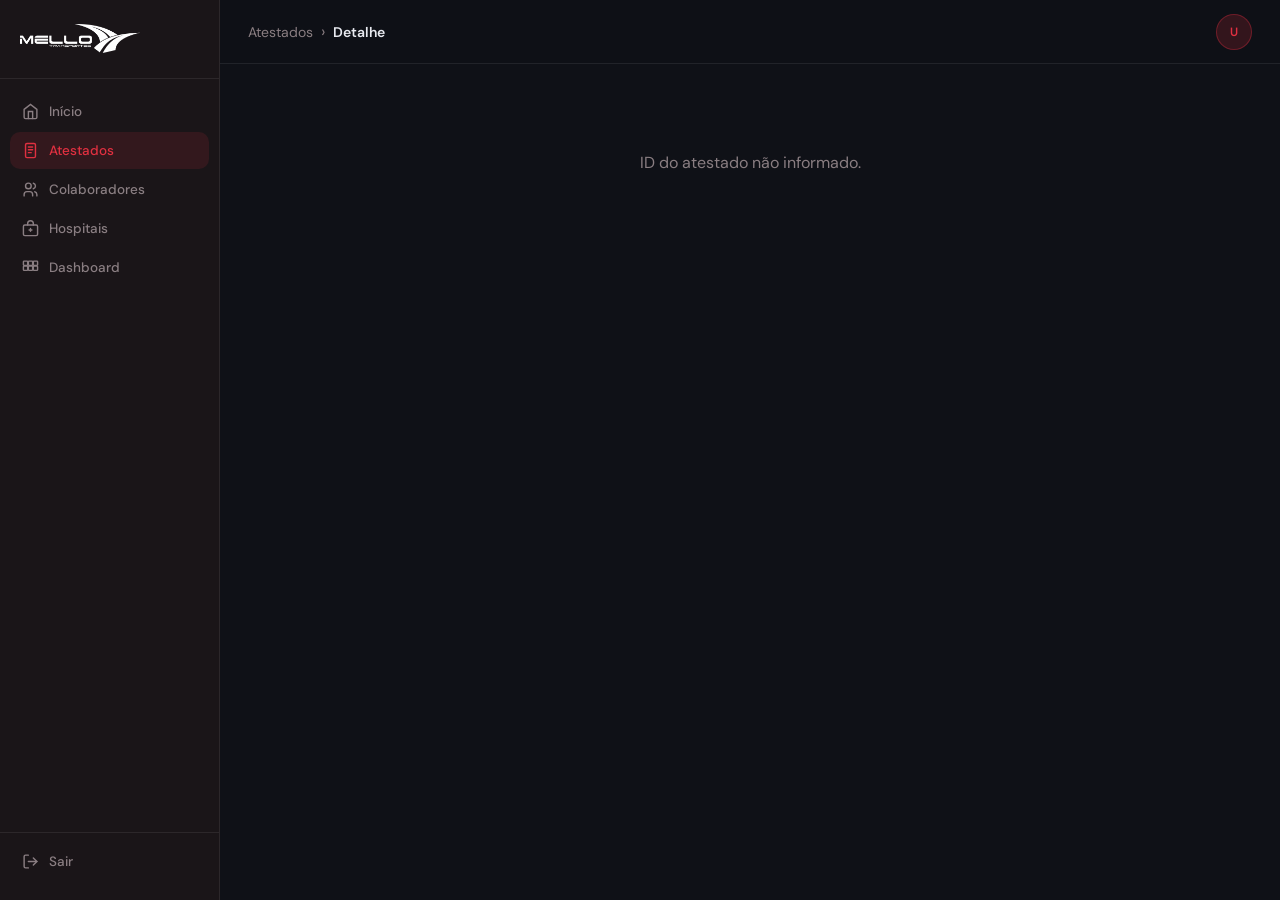
<file: pages/detalhe-atestado.html>
<!DOCTYPE html>
<html lang="pt-BR">

<head>
  <meta charset="UTF-8">
  <meta name="viewport" content="width=device-width, initial-scale=1.0">
  <title>Gestão de Atestados — Detalhe do Atestado</title>
  <link rel="icon" href="../assets/favicon-32x32.png" type="image/png">
  <link
    href="https://fonts.googleapis.com/css2?family=DM+Sans:wght@300;400;500;600&family=DM+Mono:wght@400;500&display=swap"
    rel="stylesheet">
  <link rel="stylesheet" href="../css/style.css">
  <link rel="stylesheet" href="../css/home.css">
  <link rel="stylesheet" href="../css/detalhe-atestado.css">
</head>

<body>

  <aside class="sidebar" id="sidebar">
    <div class="sidebar-logo"><img src="../assets/logo.png" alt="Logo"></div>
    <nav class="sidebar-nav">
      <a href="home.html" class="nav-item">
        <svg viewBox="0 0 24 24" fill="none" stroke="currentColor" stroke-width="2" stroke-linecap="round">
          <path d="M3 9l9-7 9 7v11a2 2 0 0 1-2 2H5a2 2 0 0 1-2-2z" />
          <polyline points="9 22 9 12 15 12 15 22" />
        </svg>
        <span>Início</span>
      </a>
      <a href="atestados.html" class="nav-item active">
        <svg viewBox="0 0 24 24" fill="none" stroke="currentColor" stroke-width="2" stroke-linecap="round">
          <rect x="5" y="2" width="14" height="20" rx="2" />
          <path d="M9 7h6M9 11h6M9 15h4" />
        </svg>
        <span>Atestados</span>
      </a>
      <a href="lista-colaboradores.html" class="nav-item">
        <svg viewBox="0 0 24 24" fill="none" stroke="currentColor" stroke-width="2" stroke-linecap="round">
          <circle cx="9" cy="7" r="4" />
          <path d="M3 21v-2a4 4 0 0 1 4-4h4a4 4 0 0 1 4 4v2" />
          <path d="M16 3.13a4 4 0 0 1 0 7.75" />
          <path d="M21 21v-2a4 4 0 0 0-3-3.85" />
        </svg>
        <span>Colaboradores</span>
      </a>
      <a href="hospitais.html" class="nav-item">
        <svg viewBox="0 0 24 24" fill="none" stroke="currentColor" stroke-width="2" stroke-linecap="round">
          <rect x="2" y="7" width="20" height="15" rx="2" />
          <path d="M8 7V5a4 4 0 0 1 8 0v2" />
          <path d="M12 12v4M10 14h4" />
        </svg>
        <span>Hospitais</span>
      </a>
      <a href="dashboard.html" class="nav-item">
        <svg viewBox="0 0 24 24" fill="none" stroke="currentColor" stroke-width="2" stroke-linecap="round">
          <rect x="2" y="3" width="6" height="6" rx="1" />
          <rect x="9" y="3" width="6" height="6" rx="1" />
          <rect x="16" y="3" width="6" height="6" rx="1" />
          <rect x="2" y="10" width="6" height="6" rx="1" />
          <rect x="9" y="10" width="6" height="6" rx="1" />
          <rect x="16" y="10" width="6" height="6" rx="1" />
        </svg>
        <span>Dashboard</span>
      </a>
    </nav>
    <div class="sidebar-footer">
      <!--<a href="perfil.html" class="nav-item">
        <svg viewBox="0 0 24 24" fill="none" stroke="currentColor" stroke-width="2" stroke-linecap="round"><circle cx="12" cy="8" r="4"/><path d="M4 20c0-4 3.6-7 8-7s8 3 8 7"/></svg>
        <span>Meu perfil</span>
      </a>-->
      <a href="../index.html" class="nav-item nav-logout">
        <svg viewBox="0 0 24 24" fill="none" stroke="currentColor" stroke-width="2" stroke-linecap="round">
          <path d="M9 21H5a2 2 0 0 1-2-2V5a2 2 0 0 1 2-2h4" />
          <polyline points="16 17 21 12 16 7" />
          <line x1="21" y1="12" x2="9" y2="12" />
        </svg>
        <span>Sair</span>
      </a>
    </div>
  </aside>

  <div class="sidebar-overlay" id="sidebarOverlay"></div>

  <div class="main-wrap">
    <header class="topbar">
      <button class="menu-toggle" id="menuToggle" aria-label="Abrir menu">
        <svg viewBox="0 0 24 24" fill="none" stroke="currentColor" stroke-width="2" stroke-linecap="round">
          <line x1="3" y1="6" x2="21" y2="6" />
          <line x1="3" y1="12" x2="21" y2="12" />
          <line x1="3" y1="18" x2="21" y2="18" />
        </svg>
      </button>
      <div class="topbar-greeting">
        <div class="breadcrumb">
          <a href="atestados.html" class="breadcrumb-link">Atestados</a>
          <span class="breadcrumb-sep">›</span>
          <span class="breadcrumb-atual" id="breadcrumbAtual">Detalhe</span>
        </div>
      </div>
      <div class="topbar-actions">
        <!--<button class="topbar-btn" onclick="location.href='notificacoes.html'" aria-label="Notificações">
          <svg viewBox="0 0 24 24" fill="none" stroke="currentColor" stroke-width="2" stroke-linecap="round"><path d="M18 8A6 6 0 0 0 6 8c0 7-3 9-3 9h18s-3-2-3-9"/><path d="M13.73 21a2 2 0 0 1-3.46 0"/></svg>
          <span class="notif-dot"></span>
        </button>-->
        <div class="topbar-avatar">-</div>
      </div>
    </header>

    <main class="content">

      <div class="alerta-nri" id="alertaNri" style="display:none">
        <svg viewBox="0 0 24 24" fill="none" stroke="currentColor" stroke-width="2" stroke-linecap="round" width="16"
          height="16">
          <circle cx="12" cy="12" r="10" />
          <line x1="12" y1="8" x2="12" y2="12" />
          <line x1="12" y1="16" x2="12.01" y2="16" />
        </svg>
        <span>Atestado com CID categoria <strong>F</strong> — classificado como <strong>NRI</strong>. Requer revisão
          pelo RH.</span>
      </div>

      <div class="detalhe-grid">

        <div class="detalhe-col-main">
          <div class="detalhe-header" id="detalheHeader"></div>

          <div class="detalhe-section">
            <div class="detalhe-section-title">
              <svg viewBox="0 0 24 24" fill="none" stroke="currentColor" stroke-width="2" stroke-linecap="round"
                width="14" height="14">
                <rect x="5" y="2" width="14" height="20" rx="2" />
                <path d="M9 7h6M9 11h6M9 15h4" />
              </svg>
              Dados do atestado
            </div>
            <div class="dados-grid" id="dadosAtestado"></div>
          </div>

          <div class="detalhe-section">
            <div class="detalhe-section-title">
              <svg viewBox="0 0 24 24" fill="none" stroke="currentColor" stroke-width="2" stroke-linecap="round"
                width="14" height="14">
                <path d="M22 12h-4l-3 9L9 3l-3 9H2" />
              </svg>
              Dados médicos
            </div>
            <div class="dados-grid" id="dadosMedicos"></div>
          </div>

          <div class="detalhe-section" id="secaoObs" style="display:none">
            <div class="detalhe-section-title">
              <svg viewBox="0 0 24 24" fill="none" stroke="currentColor" stroke-width="2" stroke-linecap="round"
                width="14" height="14">
                <path d="M21 15a2 2 0 0 1-2 2H7l-4 4V5a2 2 0 0 1 2-2h14a2 2 0 0 1 2 2z" />
              </svg>
              Observações
            </div>
            <p class="obs-texto" id="obsTexto"></p>
          </div>
        </div>

        <div class="detalhe-col-side">

          <!--<div class="detalhe-section acoes-section">
            <div class="detalhe-section-title">Ações</div>
            <div class="acoes-lista">
              <button class="acao-btn" onclick="editarAtestado()">
                <svg viewBox="0 0 24 24" fill="none" stroke="currentColor" stroke-width="2" stroke-linecap="round" width="15" height="15"><path d="M11 4H4a2 2 0 0 0-2 2v14a2 2 0 0 0 2 2h14a2 2 0 0 0 2-2v-7"/><path d="M18.5 2.5a2.121 2.121 0 0 1 3 3L12 15l-4 1 1-4 9.5-9.5z"/></svg>
                Editar atestado
              </button>
              <button class="acao-btn" onclick="gerarPDF()">
                <svg viewBox="0 0 24 24" fill="none" stroke="currentColor" stroke-width="2" stroke-linecap="round" width="15" height="15"><path d="M21 15v4a2 2 0 0 1-2 2H5a2 2 0 0 1-2-2v-4"/><polyline points="7 10 12 15 17 10"/><line x1="12" y1="15" x2="12" y2="3"/></svg>
                Baixar arquivo
              </button>
              <button class="acao-btn danger" id="btnExcluir">
                <svg viewBox="0 0 24 24" fill="none" stroke="currentColor" stroke-width="2" stroke-linecap="round" width="15" height="15"><polyline points="3 6 5 6 21 6"/><path d="M19 6l-1 14H6L5 6"/><path d="M10 11v6M14 11v6"/><path d="M9 6V4h6v2"/></svg>
                Excluir atestado
              </button>
            </div>
          </div>-->

          <div class="detalhe-section">
            <div class="detalhe-section-title">Colaborador</div>
            <div id="colabMini"></div>
          </div>
          
          <div id="arquivoAtestado" class="arquivo-atestado" style="display: none;">
            <a id="linkArquivoAtestado" href="#" target="_blank" rel="noopener noreferrer">
              <svg viewBox="0 0 24 24" fill="none" stroke="currentColor" stroke-width="2" stroke-linecap="round"
                stroke-linejoin="round" width="16" height="16">
                <path d="M1 12s4-8 11-8 11 8 11 8-4 8-11 8-11-8-11-8z" />
                <circle cx="12" cy="12" r="3" />
              </svg>
              <span>Ver imagem do atestado</span>
            </a>
          </div>

          <!--<div class="detalhe-section">
            <div class="detalhe-section-title">
              <svg viewBox="0 0 24 24" fill="none" stroke="currentColor" stroke-width="2" stroke-linecap="round" width="14" height="14"><polyline points="22 12 18 12 15 21 9 3 6 12 2 12"/></svg>
              Log de alterações
            </div>
            <div class="log-lista" id="logLista"></div>
          </div>-->

        </div>
      </div>

    </main>
  </div>

  <div class="modal-overlay" id="modalExcluir">
    <div class="modal">
      <div class="modal-header">
        <div class="modal-titulo">Confirmar exclusão</div>
        <button class="modal-fechar" id="fecharModalExcluir">
          <svg viewBox="0 0 24 24" fill="none" stroke="currentColor" stroke-width="2" stroke-linecap="round" width="16"
            height="16">
            <line x1="18" y1="6" x2="6" y2="18" />
            <line x1="6" y1="6" x2="18" y2="18" />
          </svg>
        </button>
      </div>
      <p style="font-size:14px;color:var(--text-muted);line-height:1.6;margin-bottom:20px">
        Tem certeza que deseja excluir este atestado? Esta ação não pode ser desfeita e será registrada no log do
        sistema.
      </p>
      <div class="modal-actions">
        <button class="btn-outline" id="cancelarExcluir">Cancelar</button>
        <button class="btn-danger" id="confirmarExcluir">Sim, excluir</button>
      </div>
    </div>
  </div>

  <script src="../js/detalhe-atestado.js"></script>
</body>

</html>
</file>
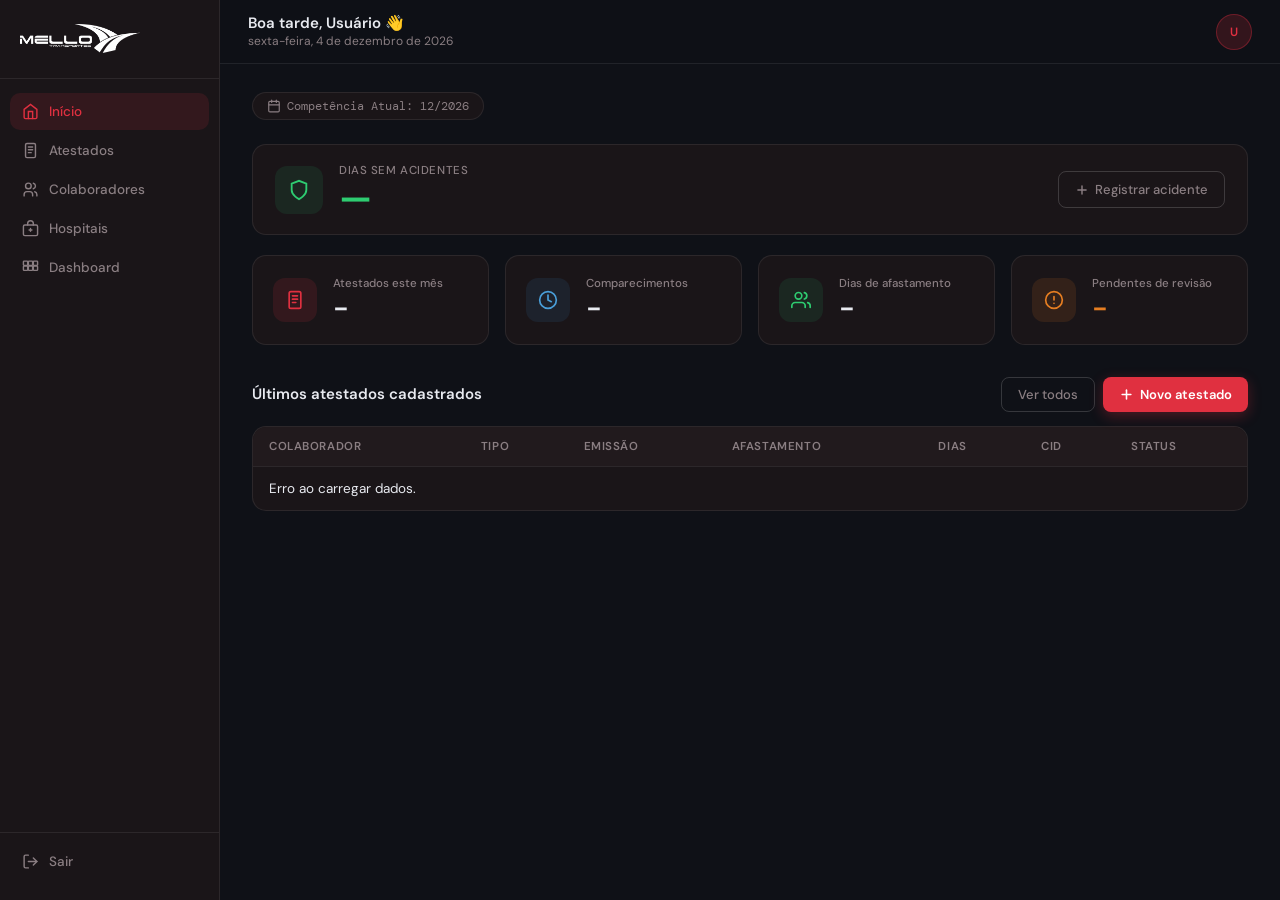
<file: pages/home.html>
<!DOCTYPE html>
<html lang="pt-BR">

<head>
  <meta charset="UTF-8">
  <meta name="viewport" content="width=device-width, initial-scale=1.0">
  <title>Gestão de Atestados — Início</title>
  <link rel="icon" href="../assets/favicon-32x32.png" type="image/png">
  <link
    href="https://fonts.googleapis.com/css2?family=DM+Sans:wght@300;400;500;600&family=DM+Mono:wght@400;500&display=swap"
    rel="stylesheet">
  <link rel="stylesheet" href="../css/style.css">
  <link rel="stylesheet" href="../css/home.css">
</head>

<body>

  <!-- ── Sidebar ── -->
  <aside class="sidebar" id="sidebar">
    <div class="sidebar-logo">
      <img src="../assets/logo.png" alt="Logo">
    </div>

    <nav class="sidebar-nav">
      <a href="home.html" class="nav-item active">
        <svg viewBox="0 0 24 24" fill="none" stroke="currentColor" stroke-width="2" stroke-linecap="round">
          <path d="M3 9l9-7 9 7v11a2 2 0 0 1-2 2H5a2 2 0 0 1-2-2z" />
          <polyline points="9 22 9 12 15 12 15 22" />
        </svg>
        <span>Início</span>
      </a>
      <a href="atestados.html" class="nav-item">
        <svg viewBox="0 0 24 24" fill="none" stroke="currentColor" stroke-width="2" stroke-linecap="round">
          <rect x="5" y="2" width="14" height="20" rx="2" />
          <path d="M9 7h6M9 11h6M9 15h4" />
        </svg>
        <span>Atestados</span>
      </a>
      <a href="lista-colaboradores.html" class="nav-item">
        <svg viewBox="0 0 24 24" fill="none" stroke="currentColor" stroke-width="2" stroke-linecap="round">
          <circle cx="9" cy="7" r="4" />
          <path d="M3 21v-2a4 4 0 0 1 4-4h4a4 4 0 0 1 4 4v2" />
          <path d="M16 3.13a4 4 0 0 1 0 7.75" />
          <path d="M21 21v-2a4 4 0 0 0-3-3.85" />
        </svg>
        <span>Colaboradores</span>
      </a>
      <a href="hospitais.html" class="nav-item">
        <svg viewBox="0 0 24 24" fill="none" stroke="currentColor" stroke-width="2" stroke-linecap="round">
          <rect x="2" y="7" width="20" height="15" rx="2" />
          <path d="M8 7V5a4 4 0 0 1 8 0v2" />
          <path d="M12 12v4M10 14h4" />
        </svg>
        <span>Hospitais</span>
      </a>
      <a href="dashboard.html" class="nav-item">
        <svg viewBox="0 0 24 24" fill="none" stroke="currentColor" stroke-width="2" stroke-linecap="round">
          <rect x="2" y="3" width="6" height="6" rx="1" />
          <rect x="9" y="3" width="6" height="6" rx="1" />
          <rect x="16" y="3" width="6" height="6" rx="1" />
          <rect x="2" y="10" width="6" height="6" rx="1" />
          <rect x="9" y="10" width="6" height="6" rx="1" />
          <rect x="16" y="10" width="6" height="6" rx="1" />
        </svg>
        <span>Dashboard</span>
      </a>
    </nav>

    <div class="sidebar-footer">
      <!--<a href="perfil.html" class="nav-item">
        <svg viewBox="0 0 24 24" fill="none" stroke="currentColor" stroke-width="2" stroke-linecap="round">
          <circle cx="12" cy="8" r="4" />
          <path d="M4 20c0-4 3.6-7 8-7s8 3 8 7" />
        </svg>
        <span>Meu perfil</span>
      </a>-->
      <a href="../index.html" class="nav-item nav-logout">
        <svg viewBox="0 0 24 24" fill="none" stroke="currentColor" stroke-width="2" stroke-linecap="round">
          <path d="M9 21H5a2 2 0 0 1-2-2V5a2 2 0 0 1 2-2h4" />
          <polyline points="16 17 21 12 16 7" />
          <line x1="21" y1="12" x2="9" y2="12" />
        </svg>
        <span>Sair</span>
      </a>
    </div>
  </aside>

  <!-- ── Overlay mobile ── -->
  <div class="sidebar-overlay" id="sidebarOverlay"></div>

  <!-- ── Conteúdo principal ── -->
  <div class="main-wrap">

    <!-- Topbar -->
    <header class="topbar">
      <button class="menu-toggle" id="menuToggle" aria-label="Abrir menu">
        <svg viewBox="0 0 24 24" fill="none" stroke="currentColor" stroke-width="2" stroke-linecap="round">
          <line x1="3" y1="6" x2="21" y2="6" />
          <line x1="3" y1="12" x2="21" y2="12" />
          <line x1="3" y1="18" x2="21" y2="18" />
        </svg>
      </button>
      <div class="topbar-greeting">
        <span class="topbar-title"></span>
        <span class="topbar-sub"></span>
      </div>
      <div class="topbar-actions">
        <!--<button class="topbar-btn" aria-label="Notificações" onclick="location.href='notificacoes.html'">
          <svg viewBox="0 0 24 24" fill="none" stroke="currentColor" stroke-width="2" stroke-linecap="round">
            <path d="M18 8A6 6 0 0 0 6 8c0 7-3 9-3 9h18s-3-2-3-9" />
            <path d="M13.73 21a2 2 0 0 1-3.46 0" />
          </svg>
          <span class="notif-dot"></span>
        </button>-->
        <div class="topbar-avatar"></div>
      </div>
    </header>

    <!-- Conteúdo -->
    <main class="content">

      <div class="competencia-badge" id="competenciaBadge">
      </div>

      <div class="accident-banner" id="accidentBanner">
        <div class="accident-left">
          <div class="accident-icon">
            <svg viewBox="0 0 24 24" fill="none" stroke="currentColor" stroke-width="2" stroke-linecap="round"
              width="22" height="22">
              <path d="M12 22s8-4 8-10V5l-8-3-8 3v7c0 6 8 10 8 10z" />
            </svg>
          </div>
          <div class="accident-info">
            <span class="accident-label">Dias sem acidentes</span>
            <span class="accident-days" id="diasSemAcidente">—</span>
          </div>
        </div>
        <button class="btn-accident" id="btnRegistrarAcidente">
          <svg viewBox="0 0 24 24" fill="none" stroke="currentColor" stroke-width="2.5" stroke-linecap="round"
            width="14" height="14">
            <line x1="12" y1="5" x2="12" y2="19" />
            <line x1="5" y1="12" x2="19" y2="12" />
          </svg>
          Registrar acidente
        </button>
      </div>

      <div class="cards-grid">
        <div class="stat-card">
          <div class="stat-icon accent">
            <svg viewBox="0 0 24 24" fill="none" stroke="currentColor" stroke-width="2" stroke-linecap="round">
              <rect x="5" y="2" width="14" height="20" rx="2" />
              <path d="M9 7h6M9 11h6M9 15h4" />
            </svg>
          </div>
          <div class="stat-info">
            <span class="stat-label">Atestados este mês</span>
            <span class="stat-value" id="card-atestados">-</span>
          </div>
        </div>
        <div class="stat-card">
          <div class="stat-icon blue">
            <svg viewBox="0 0 24 24" fill="none" stroke="currentColor" stroke-width="2" stroke-linecap="round">
              <circle cx="12" cy="12" r="10" />
              <polyline points="12 6 12 12 16 14" />
            </svg>
          </div>
          <div class="stat-info">
            <span class="stat-label">Comparecimentos</span>
            <span class="stat-value" id="card-comparecimentos">-</span>
          </div>
        </div>
        <div class="stat-card">
          <div class="stat-icon green">
            <svg viewBox="0 0 24 24" fill="none" stroke="currentColor" stroke-width="2" stroke-linecap="round">
              <path d="M17 21v-2a4 4 0 0 0-4-4H5a4 4 0 0 0-4 4v2" />
              <circle cx="9" cy="7" r="4" />
              <path d="M23 21v-2a4 4 0 0 0-3-3.87" />
              <path d="M16 3.13a4 4 0 0 1 0 7.75" />
            </svg>
          </div>
          <div class="stat-info">
            <span class="stat-label">Dias de afastamento</span>
            <span class="stat-value" id="card-dias">-</span>
          </div>
        </div>
        <div class="stat-card">
          <div class="stat-icon warning">
            <svg viewBox="0 0 24 24" fill="none" stroke="currentColor" stroke-width="2" stroke-linecap="round">
              <circle cx="12" cy="12" r="10" />
              <line x1="12" y1="8" x2="12" y2="12" />
              <line x1="12" y1="16" x2="12.01" y2="16" />
            </svg>
          </div>
          <div class="stat-info">
            <span class="stat-label">Pendentes de revisão</span>
            <span class="stat-value warning" id="card-pendentes">-</span>
          </div>
        </div>
      </div>

      <div class="section-header">
        <h2 class="section-title">Últimos atestados cadastrados</h2>
        <div class="section-actions">
          <button class="btn-outline" onclick="location.href='atestados.html'">Ver todos</button>
          <button class="btn-primary" onclick="location.href='novo-atestado.html'">
            <svg viewBox="0 0 24 24" fill="none" stroke="currentColor" stroke-width="2.5" stroke-linecap="round"
              width="15" height="15">
              <line x1="12" y1="5" x2="12" y2="19" />
              <line x1="5" y1="12" x2="19" y2="12" />
            </svg>
            Novo atestado
          </button>
        </div>
      </div>

      <div class="table-wrap">
        <table class="table">
          <thead>
            <tr>
              <th>Colaborador</th>
              <th>Tipo</th>
              <th>Emissão</th>
              <th>Afastamento</th>
              <th>Dias</th>
              <th>CID</th>
              <th>Status</th>
            </tr>
          </thead>
          <tbody id="tbodyHome">
          </tbody>
        </table>
      </div>

    </main>
  </div>

  <div class="modal-overlay" id="modalAcidente">
    <div class="modal-box">
      <div class="modal-header">
        <h3>Registrar acidente</h3>
        <button class="modal-close" id="modalClose">
          <svg viewBox="0 0 24 24" fill="none" stroke="currentColor" stroke-width="2.5" stroke-linecap="round"
            width="16" height="16">

            <line x1="18" y1="6" x2="6" y2="18" />
            <line x1="6" y1="6" x2="18" y2="18" />
          </svg>
        </button>
      </div>
      <div class="modal-body">

        <p class="modal-desc">
          Ao confirmar, o contador de dias sem acidentes será reiniciado para hoje.
        </p>

        <div class="modal-date-card">
          <div>
            <span class="modal-label">
              Data do acidente
            </span>

            <strong class="modal-date-value" id="modalDataHoje">
              —
            </strong>
          </div>

          <svg viewBox="0 0 24 24" fill="none" stroke="currentColor" stroke-width="2" width="18" height="18">

            <rect x="3" y="4" width="18" height="18" rx="2" />
            <line x1="16" y1="2" x2="16" y2="6" />
            <line x1="8" y1="2" x2="8" y2="6" />
            <line x1="3" y1="10" x2="21" y2="10" />
          </svg>
        </div>

        <div class="modal-field">
          <label class="modal-label">
            Observações
          </label>

          <textarea id="modalObservacoes" class="modal-textarea" placeholder="Descreva o ocorrido..."></textarea>
        </div>

      </div>
      <div class="modal-footer">
        <button class="btn-outline" id="modalCancelar">
          Cancelar
        </button>
        <button class="btn-danger" id="modalConfirmar">
          Confirmar registro
        </button>
      </div>
    </div>
  </div>

  <script src="../js/home.js"></script>
</body>

</html>
</file>
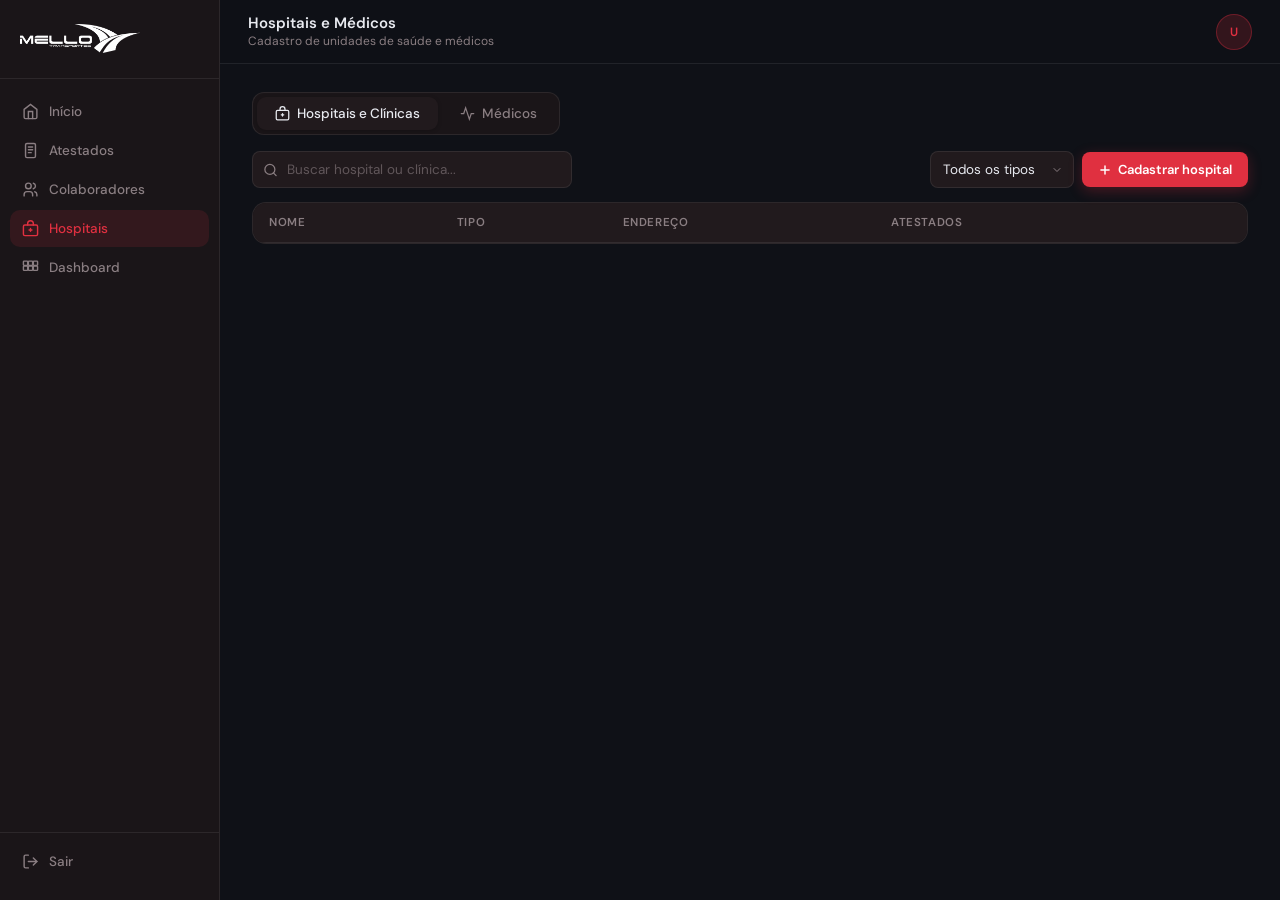
<file: pages/hospitais.html>
<!DOCTYPE html>
<html lang="pt-BR">

<head>
  <meta charset="UTF-8">
  <meta name="viewport" content="width=device-width, initial-scale=1.0">
  <title>Gestão de Atestados — Hospitais e Médicos</title>
  <link rel="icon" href="../assets/favicon-32x32.png" type="image/png">
  <link
    href="https://fonts.googleapis.com/css2?family=DM+Sans:wght@300;400;500;600&family=DM+Mono:wght@400;500&display=swap"
    rel="stylesheet">
  <link rel="stylesheet" href="../css/style.css">
  <link rel="stylesheet" href="../css/home.css">
  <link rel="stylesheet" href="../css/hospitais.css">
</head>

<body>

  <aside class="sidebar" id="sidebar">
    <div class="sidebar-logo"><img src="../assets/logo.png" alt="Logo"></div>
    <nav class="sidebar-nav">
      <a href="home.html" class="nav-item">
        <svg viewBox="0 0 24 24" fill="none" stroke="currentColor" stroke-width="2" stroke-linecap="round">
          <path d="M3 9l9-7 9 7v11a2 2 0 0 1-2 2H5a2 2 0 0 1-2-2z" />
          <polyline points="9 22 9 12 15 12 15 22" />
        </svg>
        <span>Início</span>
      </a>
      <a href="atestados.html" class="nav-item">
        <svg viewBox="0 0 24 24" fill="none" stroke="currentColor" stroke-width="2" stroke-linecap="round">
          <rect x="5" y="2" width="14" height="20" rx="2" />
          <path d="M9 7h6M9 11h6M9 15h4" />
        </svg>
        <span>Atestados</span>
      </a>
      <a href="lista-colaboradores.html" class="nav-item">
        <svg viewBox="0 0 24 24" fill="none" stroke="currentColor" stroke-width="2" stroke-linecap="round">
          <circle cx="9" cy="7" r="4" />
          <path d="M3 21v-2a4 4 0 0 1 4-4h4a4 4 0 0 1 4 4v2" />
          <path d="M16 3.13a4 4 0 0 1 0 7.75" />
          <path d="M21 21v-2a4 4 0 0 0-3-3.85" />
        </svg>
        <span>Colaboradores</span>
      </a>
      <a href="hospitais.html" class="nav-item active">
        <svg viewBox="0 0 24 24" fill="none" stroke="currentColor" stroke-width="2" stroke-linecap="round">
          <rect x="2" y="7" width="20" height="15" rx="2" />
          <path d="M8 7V5a4 4 0 0 1 8 0v2" />
          <path d="M12 12v4M10 14h4" />
        </svg>
        <span>Hospitais</span>
      </a>
      <a href="dashboard.html" class="nav-item">
        <svg viewBox="0 0 24 24" fill="none" stroke="currentColor" stroke-width="2" stroke-linecap="round">
          <rect x="2" y="3" width="6" height="6" rx="1" />
          <rect x="9" y="3" width="6" height="6" rx="1" />
          <rect x="16" y="3" width="6" height="6" rx="1" />
          <rect x="2" y="10" width="6" height="6" rx="1" />
          <rect x="9" y="10" width="6" height="6" rx="1" />
          <rect x="16" y="10" width="6" height="6" rx="1" />
        </svg>
        <span>Dashboard</span>
      </a>
    </nav>
    <div class="sidebar-footer">
      <!--<a href="perfil.html" class="nav-item">
        <svg viewBox="0 0 24 24" fill="none" stroke="currentColor" stroke-width="2" stroke-linecap="round">
          <circle cx="12" cy="8" r="4" />
          <path d="M4 20c0-4 3.6-7 8-7s8 3 8 7" />
        </svg>
        <span>Meu perfil</span>
      </a>-->
      <a href="../index.html" class="nav-item nav-logout">
        <svg viewBox="0 0 24 24" fill="none" stroke="currentColor" stroke-width="2" stroke-linecap="round">
          <path d="M9 21H5a2 2 0 0 1-2-2V5a2 2 0 0 1 2-2h4" />
          <polyline points="16 17 21 12 16 7" />
          <line x1="21" y1="12" x2="9" y2="12" />
        </svg>
        <span>Sair</span>
      </a>
    </div>
  </aside>

  <div class="sidebar-overlay" id="sidebarOverlay"></div>

  <div class="main-wrap">
    <header class="topbar">
      <button class="menu-toggle" id="menuToggle" aria-label="Abrir menu">
        <svg viewBox="0 0 24 24" fill="none" stroke="currentColor" stroke-width="2" stroke-linecap="round">
          <line x1="3" y1="6" x2="21" y2="6" />
          <line x1="3" y1="12" x2="21" y2="12" />
          <line x1="3" y1="18" x2="21" y2="18" />
        </svg>
      </button>
      <div class="topbar-greeting">
        <span class="topbar-title">Hospitais e Médicos</span>
        <span class="topbar-sub">Cadastro de unidades de saúde e médicos</span>
      </div>
      <div class="topbar-actions">
          <!--<button class="topbar-btn" aria-label="Notificações" onclick="location.href='notificacoes.html'">
            <svg viewBox="0 0 24 24" fill="none" stroke="currentColor" stroke-width="2" stroke-linecap="round">
              <path d="M18 8A6 6 0 0 0 6 8c0 7-3 9-3 9h18s-3-2-3-9" />
              <path d="M13.73 21a2 2 0 0 1-3.46 0" />
            </svg>
            <span class="notif-dot"></span>
          </button>-->
        <div class="topbar-avatar">-</div>
      </div>
    </header>

    <main class="content">

      <!-- ── Tabs ── -->
      <div class="tabs-wrap">
        <button class="tab-btn active" data-tab="hospitais">
          <svg viewBox="0 0 24 24" fill="none" stroke="currentColor" stroke-width="2" stroke-linecap="round" width="15"
            height="15">
            <rect x="2" y="7" width="20" height="15" rx="2" />
            <path d="M8 7V5a4 4 0 0 1 8 0v2" />
            <path d="M12 12v4M10 14h4" />
          </svg>
          Hospitais e Clínicas
        </button>
        <button class="tab-btn" data-tab="medicos">
          <svg viewBox="0 0 24 24" fill="none" stroke="currentColor" stroke-width="2" stroke-linecap="round" width="15"
            height="15">
            <path d="M22 12h-4l-3 9L9 3l-3 9H2" />
          </svg>
          Médicos
        </button>
      </div>

      <!-- ══ TAB HOSPITAIS ══ -->
      <div id="tabHospitais" class="tab-content active">
        <div class="section-toolbar">
          <div class="busca-wrap">
            <svg viewBox="0 0 24 24" fill="none" stroke="currentColor" stroke-width="2" stroke-linecap="round">
              <circle cx="11" cy="11" r="8" />
              <line x1="21" y1="21" x2="16.65" y2="16.65" />
            </svg>
            <input type="text" class="filtro-input" id="buscaHospital" placeholder="Buscar hospital ou clínica...">
          </div>
          <div class="toolbar-right">
            <select class="filtro-select" id="filtroTipoHosp">
              <option value="">Todos os tipos</option>
              <option>Hospital</option>
              <option>UPA</option>
              <option>Clínica</option>
              <option>Pronto-socorro</option>
              <option>Consultório</option>
            </select>
            <button class="btn-primary" id="btnNovoHospital">
              <svg viewBox="0 0 24 24" fill="none" stroke="currentColor" stroke-width="2.5" stroke-linecap="round"
                width="14" height="14">
                <line x1="12" y1="5" x2="12" y2="19" />
                <line x1="5" y1="12" x2="19" y2="12" />
              </svg>
              Cadastrar hospital
            </button>
          </div>
        </div>

        <div class="table-wrap">
          <table class="table">
            <thead>
              <tr>
                <th>Nome</th>
                <th>Tipo</th>
                <th>Endereço</th>
                <th>Atestados</th>
                <th></th>
              </tr>
            </thead>
            <tbody id="tbodyHospitais"></tbody>
          </table>
        </div>
      </div>

      <!-- ══ TAB MÉDICOS ══ -->
      <div id="tabMedicos" class="tab-content">
        <div class="section-toolbar">
          <div class="busca-wrap">
            <svg viewBox="0 0 24 24" fill="none" stroke="currentColor" stroke-width="2" stroke-linecap="round">
              <circle cx="11" cy="11" r="8" />
              <line x1="21" y1="21" x2="16.65" y2="16.65" />
            </svg>
            <input type="text" class="filtro-input" id="buscaMedico" placeholder="Buscar médico ou CRM...">
          </div>
          <div class="toolbar-right">
            <select class="filtro-select" id="filtroStatusCrm">
              <option value="">Todos os status</option>
              <option value="Ativo">CRM Ativo</option>
              <option value="Inativo">CRM Inativo</option>
            </select>
            <button class="btn-primary" id="btnNovoMedico">
              <svg viewBox="0 0 24 24" fill="none" stroke="currentColor" stroke-width="2.5" stroke-linecap="round"
                width="14" height="14">
                <line x1="12" y1="5" x2="12" y2="19" />
                <line x1="5" y1="12" x2="19" y2="12" />
              </svg>
              Cadastrar médico
            </button>
          </div>
        </div>

        <div class="alerta-crm" id="alertaCrm" style="display:none">
          <svg viewBox="0 0 24 24" fill="none" stroke="currentColor" stroke-width="2" stroke-linecap="round" width="16"
            height="16">
            <circle cx="12" cy="12" r="10" />
            <line x1="12" y1="8" x2="12" y2="12" />
            <line x1="12" y1="16" x2="12.01" y2="16" />
          </svg>
          <span id="alertaCrmTexto"></span>
        </div>

        <div class="table-wrap">
          <table class="table">
            <thead>
              <tr>
                <th>Médico</th>
                <th>CRM</th>
                <th>Especialidade</th>
                <th>Hospital vínculo</th>
                <th>Atestados</th>
                <th>Status CRM</th>
                <th></th>
              </tr>
            </thead>
            <tbody id="tbodyMedicos"></tbody>
          </table>
        </div>
      </div>

    </main>
  </div>

  <!-- ── Modal Hospital ── -->
  <div class="modal-overlay" id="modalHospital">
    <div class="modal">
      <div class="modal-header">
        <div class="modal-titulo" id="modalHospitalTitulo">Cadastrar hospital</div>
        <button class="modal-fechar" id="fecharModalHospital">
          <svg viewBox="0 0 24 24" fill="none" stroke="currentColor" stroke-width="2" stroke-linecap="round" width="16"
            height="16">
            <line x1="18" y1="6" x2="6" y2="18" />
            <line x1="6" y1="6" x2="18" y2="18" />
          </svg>
        </button>
      </div>
      <div class="modal-form">
        <form autocomplete="off">
          <div class="form-grid-2">
            <div class="form-group full">
              <label class="form-label">Nome *</label>
              <input type="text" class="form-input" id="hospNome" placeholder="Nome da unidade">
            </div>
            <div class="form-group">
              <label class="form-label">Tipo *</label>
              <select class="form-input form-select" id="hospTipo">
                <option value="">Selecione...</option>
                <option>Hospital</option>
                <option>UPA</option>
                <option>Clínica</option>
                <option>Pronto-socorro</option>
                <option>Consultório</option>
              </select>
            </div>
            <div class="form-group full">
              <label class="form-label">Endereço</label>
              <input type="text" class="form-input" id="hospEndereco" placeholder="Endereço completo">
            </div>
          </div>
        </form>
      </div>
      <div class="modal-actions">
        <button class="btn-outline" id="cancelarHospital">Cancelar</button>
        <button class="btn-primary" id="salvarHospital">Salvar hospital</button>
      </div>
    </div>
  </div>

  <!-- ── Modal Médico ── -->
  <div class="modal-overlay" id="modalMedico">
    <div class="modal">
      <div class="modal-header">
        <div class="modal-titulo" id="modalMedicoTitulo">Cadastrar médico</div>
        <button class="modal-fechar" id="fecharModalMedico">
          <svg viewBox="0 0 24 24" fill="none" stroke="currentColor" stroke-width="2" stroke-linecap="round" width="16"
            height="16">
            <line x1="18" y1="6" x2="6" y2="18" />
            <line x1="6" y1="6" x2="18" y2="18" />
          </svg>
        </button>
      </div>
      <div class="modal-form">
        <div class="form-grid-2">
          <div class="form-group">
            <label class="form-label">CRM *</label>
            <div class="crm-field-wrap">
              <input type="text" class="form-input" id="medCrm" placeholder="Ex: CRM/SP 12345">
              <div class="crm-status-badge" id="medCrmStatus"></div>
            </div>
            <span class="form-hint" id="medCrmHint">Informe o CRM para validação automática</span>
          </div>
          <div class="form-group">
            <label class="form-label">Nome *</label>
            <input type="text" class="form-input" id="medNome" placeholder="Nome completo">
          </div>
          <div class="form-group">
            <label class="form-label">Especialidade</label>
            <input type="text" class="form-input" id="medEspecialidade" placeholder="Ex: Clínica Geral">
          </div>
          <div class="form-group">
            <label class="form-label">Status CRM</label>
            <select class="form-input form-select" id="medStatusCrm">
              <option value="Ativo">Ativo</option>
              <option value="Inativo">Inativo</option>
            </select>
          </div>
          <div class="form-group full">
            <label class="form-label">Hospitais vínculo</label>
            <div class="hosp-dropdown">
              <button type="button" class="hosp-dropdown-toggle" id="hospDropdownToggle">
                <span id="hospDropdownLabel">Selecionar hospitais...</span>
                <svg viewBox="0 0 24 24" fill="none" stroke="currentColor" stroke-width="2" stroke-linecap="round"
                  width="14" height="14">
                  <polyline points="6 9 12 15 18 9" />
                </svg>
              </button>
              <div class="hosp-dropdown-menu" id="hospDropdownMenu"></div>
            </div>
          </div>
        </div>
      </div>
      <div class="modal-actions">
        <button class="btn-outline" id="cancelarMedico">Cancelar</button>
        <button class="btn-primary" id="salvarMedico">Salvar médico</button>
      </div>
    </div>
  </div>

  <script src="../js/hospitais.js"></script>
</body>

</html>
</file>
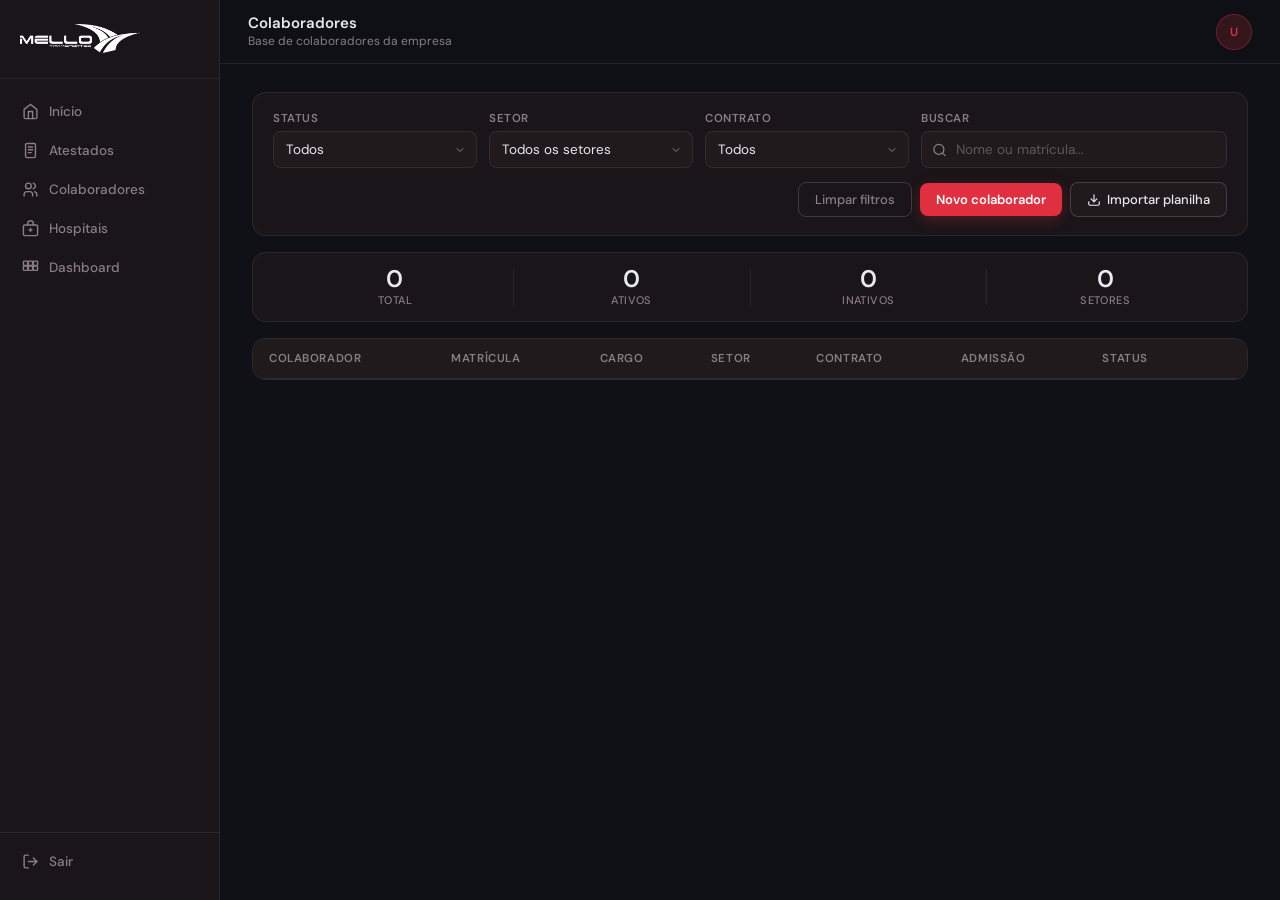
<file: pages/lista-colaboradores.html>
<!DOCTYPE html>
<html lang="pt-BR">

<head>
  <meta charset="UTF-8">
  <meta name="viewport" content="width=device-width, initial-scale=1.0">
  <title>Gestão de Atestados — Colaboradores</title>
  <link rel="icon" href="../assets/favicon-32x32.png" type="image/png">
  <link
    href="https://fonts.googleapis.com/css2?family=DM+Sans:wght@300;400;500;600&family=DM+Mono:wght@400;500&display=swap"
    rel="stylesheet">
  <link rel="stylesheet" href="../css/style.css">
  <link rel="stylesheet" href="../css/home.css">
  <link rel="stylesheet" href="../css/lista-colaboradores.css">
</head>

<body>

  <aside class="sidebar" id="sidebar">
    <div class="sidebar-logo"><img src="../assets/logo.png" alt="Logo"></div>
    <nav class="sidebar-nav">
      <a href="home.html" class="nav-item">
        <svg viewBox="0 0 24 24" fill="none" stroke="currentColor" stroke-width="2" stroke-linecap="round">
          <path d="M3 9l9-7 9 7v11a2 2 0 0 1-2 2H5a2 2 0 0 1-2-2z" />
          <polyline points="9 22 9 12 15 12 15 22" />
        </svg>
        <span>Início</span>
      </a>
      <a href="atestados.html" class="nav-item">
        <svg viewBox="0 0 24 24" fill="none" stroke="currentColor" stroke-width="2" stroke-linecap="round">
          <rect x="5" y="2" width="14" height="20" rx="2" />
          <path d="M9 7h6M9 11h6M9 15h4" />
        </svg>
        <span>Atestados</span>
      </a>
      <a href="lista-colaboradores.html" class="nav-item">
        <svg viewBox="0 0 24 24" fill="none" stroke="currentColor" stroke-width="2" stroke-linecap="round">
          <circle cx="9" cy="7" r="4" />
          <path d="M3 21v-2a4 4 0 0 1 4-4h4a4 4 0 0 1 4 4v2" />
          <path d="M16 3.13a4 4 0 0 1 0 7.75" />
          <path d="M21 21v-2a4 4 0 0 0-3-3.85" />
        </svg>
        <span>Colaboradores</span>
      </a>
      <a href="hospitais.html" class="nav-item">
        <svg viewBox="0 0 24 24" fill="none" stroke="currentColor" stroke-width="2" stroke-linecap="round">
          <rect x="2" y="7" width="20" height="15" rx="2" />
          <path d="M8 7V5a4 4 0 0 1 8 0v2" />
          <path d="M12 12v4M10 14h4" />
        </svg>
        <span>Hospitais</span>
      </a>
      <a href="dashboard.html" class="nav-item">
        <svg viewBox="0 0 24 24" fill="none" stroke="currentColor" stroke-width="2" stroke-linecap="round">
          <rect x="2" y="3" width="6" height="6" rx="1" />
          <rect x="9" y="3" width="6" height="6" rx="1" />
          <rect x="16" y="3" width="6" height="6" rx="1" />
          <rect x="2" y="10" width="6" height="6" rx="1" />
          <rect x="9" y="10" width="6" height="6" rx="1" />
          <rect x="16" y="10" width="6" height="6" rx="1" />
        </svg>
        <span>Dashboard</span>
      </a>
    </nav>
    <div class="sidebar-footer">
      <!--<a href="perfil.html" class="nav-item">
        <svg viewBox="0 0 24 24" fill="none" stroke="currentColor" stroke-width="2" stroke-linecap="round">
          <circle cx="12" cy="8" r="4" />
          <path d="M4 20c0-4 3.6-7 8-7s8 3 8 7" />
        </svg>
        <span>Meu perfil</span>
      </a>-->
      <a href="../index.html" class="nav-item nav-logout">
        <svg viewBox="0 0 24 24" fill="none" stroke="currentColor" stroke-width="2" stroke-linecap="round">
          <path d="M9 21H5a2 2 0 0 1-2-2V5a2 2 0 0 1 2-2h4" />
          <polyline points="16 17 21 12 16 7" />
          <line x1="21" y1="12" x2="9" y2="12" />
        </svg>
        <span>Sair</span>
      </a>
    </div>
  </aside>

  <div class="sidebar-overlay" id="sidebarOverlay"></div>

  <div class="main-wrap">

    <header class="topbar">
      <button class="menu-toggle" id="menuToggle" aria-label="Abrir menu">
        <svg viewBox="0 0 24 24" fill="none" stroke="currentColor" stroke-width="2" stroke-linecap="round">
          <line x1="3" y1="6" x2="21" y2="6" />
          <line x1="3" y1="12" x2="21" y2="12" />
          <line x1="3" y1="18" x2="21" y2="18" />
        </svg>
      </button>
      <div class="topbar-greeting">
        <span class="topbar-title">Colaboradores</span>
        <span class="topbar-sub">Base de colaboradores da empresa</span>
      </div>
      <div class="topbar-actions">
        <!-- <button class="topbar-btn" aria-label="Notificações" onclick="location.href='notificacoes.html'">
          <svg viewBox="0 0 24 24" fill="none" stroke="currentColor" stroke-width="2" stroke-linecap="round">
            <path d="M18 8A6 6 0 0 0 6 8c0 7-3 9-3 9h18s-3-2-3-9" />
            <path d="M13.73 21a2 2 0 0 1-3.46 0" />
          </svg>
          <span class="notif-dot"></span> -->
        </button>
        <div class="topbar-avatar">-</div>
      </div>
    </header>

    <main class="content">

      <!-- ── Filtros ── -->
      <div class="filtros-wrap">
        <div class="filtros-grid">
          <div class="filtro-group">
            <label class="filtro-label">Status</label>
            <select class="filtro-select" id="filtroStatus">
              <option value="">Todos</option>
              <option value="ativo">Ativo</option>
              <option value="inativo">Inativo</option>
            </select>
          </div>
          <div class="filtro-group">
            <label class="filtro-label">Setor</label>
            <select class="filtro-select" id="filtroSetor">
              <option value="">Todos os setores</option>
            </select>
          </div>
          <div class="filtro-group">
            <label class="filtro-label">Contrato</label>
            <select class="filtro-select" id="filtroContrato">
              <option value="">Todos</option>
            </select>
          </div>
          <div class="filtro-group filtro-busca">
            <label class="filtro-label">Buscar</label>
            <div class="busca-wrap">
              <svg viewBox="0 0 24 24" fill="none" stroke="currentColor" stroke-width="2" stroke-linecap="round">
                <circle cx="11" cy="11" r="8" />
                <line x1="21" y1="21" x2="16.65" y2="16.65" />
              </svg>
              <input type="text" class="filtro-input" id="filtroBusca" placeholder="Nome ou matrícula...">
            </div>
          </div>
        </div>
        <div class="filtros-actions">
          <button class="btn-outline" id="btnLimpar">Limpar filtros</button>
          <button class="btn-primary" id="btnNovoColab">Novo colaborador</button>
          <button class="btn-importar" id="btnImportar">
            <svg viewBox="0 0 24 24" fill="none" stroke="currentColor" stroke-width="2" stroke-linecap="round"
              width="14" height="14">
              <path d="M21 15v4a2 2 0 0 1-2 2H5a2 2 0 0 1-2-2v-4" />
              <polyline points="7 10 12 15 17 10" />
              <line x1="12" y1="15" x2="12" y2="3" />
            </svg>
            Importar planilha
          </button>
        </div>
      </div>

      <!-- ── Resumo strip ── -->
      <div class="resumo-strip">
        <div class="resumo-item">
          <span class="resumo-val" id="totalColabs">0</span>
          <span class="resumo-label">Total</span>
        </div>
        <div class="resumo-sep"></div>
        <div class="resumo-item">
          <span class="resumo-val" id="totalAtivos">0</span>
          <span class="resumo-label">Ativos</span>
        </div>
        <div class="resumo-sep"></div>
        <div class="resumo-item">
          <span class="resumo-val" id="totalInativos">0</span>
          <span class="resumo-label">Inativos</span>
        </div>
        <div class="resumo-sep"></div>
        <div class="resumo-item">
          <span class="resumo-val" id="totalSetores">0</span>
          <span class="resumo-label">Setores</span>
        </div>
      </div>

      <!-- ── Tabela ── -->
      <div class="table-wrap">
        <table class="table">
          <thead>
            <tr>
              <th>Colaborador</th>
              <th>Matrícula</th>
              <th>Cargo</th>
              <th>Setor</th>
              <th>Contrato</th>
              <th>Admissão</th>
              <th>Status</th>
              <th></th>
            </tr>
          </thead>
          <tbody id="tbodyColabs"></tbody>
        </table>
      </div>

      <!-- ── Paginação ── -->
      <div class="paginacao" id="paginacao">
        <span class="pag-info" id="pagInfo"></span>
        <div class="pag-btns" id="pagBtns"></div>
      </div>

    </main>
  </div>

  <!-- ── Modal Importar Planilha ── -->
  <div class="modal-overlay" id="modalOverlay">
    <div class="modal" id="modal">
      <div class="modal-header">
        <div class="modal-titulo">Importar planilha de colaboradores</div>
        <button class="modal-fechar" id="modalFechar">
          <svg viewBox="0 0 24 24" fill="none" stroke="currentColor" stroke-width="2" stroke-linecap="round" width="16"
            height="16">
            <line x1="18" y1="6" x2="6" y2="18" />
            <line x1="6" y1="6" x2="18" y2="18" />
          </svg>
        </button>
      </div>

      <!-- Step 1: Upload -->
      <div id="step1">
        <p class="modal-desc">Faça upload da planilha base para atualizar os cadastros. As alterações serão exibidas
          para revisão antes de confirmar.</p>
        <div class="upload-box" id="modalUploadBox">
          <svg viewBox="0 0 24 24" fill="none" stroke="currentColor" stroke-width="2" stroke-linecap="round" width="32"
            height="32">
            <path d="M21 15v4a2 2 0 0 1-2 2H5a2 2 0 0 1-2-2v-4" />
            <polyline points="17 8 12 3 7 8" />
            <line x1="12" y1="3" x2="12" y2="15" />
          </svg>
          <p class="upload-texto">Clique ou arraste o arquivo aqui</p>
          <p class="upload-hint">Excel (.xlsx) ou CSV · máx. 10MB</p>
          <input type="file" id="modalInputArquivo" accept=".xlsx,.csv" style="display:none">
        </div>
        <div class="modal-actions">
          <button class="btn-outline" id="btnCancelarModal">Cancelar</button>
          <button class="btn-primary" id="btnAnalisarArquivo" disabled>
            <svg viewBox="0 0 24 24" fill="none" stroke="currentColor" stroke-width="2" stroke-linecap="round"
              width="14" height="14">
              <circle cx="11" cy="11" r="8" />
              <line x1="21" y1="21" x2="16.65" y2="16.65" />
            </svg>
            Analisar arquivo
          </button>
        </div>
      </div>

      <!-- Step 2: Preview -->
      <div id="step2" style="display:none">
        <div class="preview-header">
          <p class="modal-desc">Revise as alterações detectadas antes de confirmar a importação.</p>
          <div class="preview-badges" id="previewBadges"></div>
        </div>
        <div class="preview-table-wrap">
          <table class="table">
            <thead>
              <tr>
                <th>Matrícula</th>
                <th>Nome</th>
                <th>Alteração</th>
                <th>Valor anterior</th>
                <th>Valor novo</th>
              </tr>
            </thead>
            <tbody id="tbodyPreview"></tbody>
          </table>
        </div>
        <div class="modal-actions">
          <button class="btn-outline" id="btnVoltarStep">← Voltar</button>
          <button class="btn-primary" id="btnConfirmarImport">
            <svg viewBox="0 0 24 24" fill="none" stroke="currentColor" stroke-width="2" stroke-linecap="round"
              width="14" height="14">
              <polyline points="20 6 9 17 4 12" />
            </svg>
            Confirmar importação
          </button>
        </div>
      </div>

    </div>
  </div>

  <div class="modal-overlay" id="modalNovoColab">
    <div class="modal">

      <!-- Header -->
      <div class="modal-header">
        <div class="modal-titulo">Novo colaborador</div>
        <button class="modal-fechar" id="fecharNovoColab">
          <svg viewBox="0 0 24 24" fill="none" stroke="currentColor" stroke-width="2" width="16" height="16">
            <line x1="18" y1="6" x2="6" y2="18" />
            <line x1="6" y1="6" x2="18" y2="18" />
          </svg>
        </button>
      </div>

      <!-- Descrição -->
      <p class="modal-desc">
        Preencha os dados abaixo para cadastrar um novo colaborador.
      </p>

      <!-- Form -->
      <div class="form-grid">

        <div class="filtro-group">
          <label class="filtro-label">Nome</label>
          <input class="filtro-input" id="nomeColab" placeholder="Nome completo">
        </div>

        <div class="filtro-group">
          <label class="filtro-label">Matrícula</label>
          <input class="filtro-input" id="matriculaColab" placeholder="Ex: 000123">
        </div>

        <div class="filtro-group">
          <label class="filtro-label">Cargo</label>
          <input class="filtro-input" id="cargoColab" placeholder="Cargo">
        </div>

        <div class="filtro-group">
          <label class="filtro-label">Unidade</label>
          <input class="filtro-input" id="unidadeColab" placeholder="Ex: Matriz">
        </div>

        <div class="filtro-group">
          <label class="filtro-label">Turno</label>
          <select class="filtro-select" id="turnoColab">
            <option value="">Selecionar</option>
            <option>Diurno</option>
            <option>Noturno</option>
            <option>Integral</option>
          </select>
        </div>

        <div class="filtro-group">
          <label class="filtro-label">Setor</label>
          <select class="filtro-select" id="setorColab">
            <option value="">Selecionar</option>
            <option>Logística</option>
            <option>Operacional</option>
            <option>Administrativo</option>
            <option>Financeiro</option>
            <option>RH</option>
            <option>TI</option>
          </select>
        </div>

        <div class="filtro-group">
          <label class="filtro-label">Contrato</label>
          <select class="filtro-select" id="contratoColab">
            <option value="">Selecionar</option>
            <option>CLT</option>
            <option>PJ</option>
            <option>Aprendiz</option>
            <option>Estágio</option>
          </select>
        </div>

        <div class="filtro-group">
          <label class="filtro-label">Admissão</label>
          <input type="date" class="filtro-input" id="admissaoColab">
        </div>
      </div>

      <!-- Actions -->
      <div class="modal-actions">
        <button class="btn-outline" id="cancelarNovoColab">Cancelar</button>
        <button class="btn-primary" id="salvarNovoColab">
          <svg viewBox="0 0 24 24" fill="none" stroke="currentColor" stroke-width="2" width="14" height="14">
            <polyline points="20 6 9 17 4 12" />
          </svg>
          Salvar
        </button>
      </div>

    </div>
  </div>

  <div class="modal-overlay" id="modalStatus">
    <div class="modal">

      <div class="modal-header">
        <div class="modal-titulo">Alterar status</div>
        <button class="modal-fechar" id="fecharModalStatus">
          <svg viewBox="0 0 24 24" fill="none" stroke="currentColor" stroke-width="2" width="16" height="16">
            <line x1="18" y1="6" x2="6" y2="18" />
            <line x1="6" y1="6" x2="18" y2="18" />
          </svg>
        </button>
      </div>

      <p class="modal-desc" id="textoStatus"></p>
      <input type="text" id="inputConfirmacao" class="filtro-input" placeholder="Digite CONFIRMAR para continuar"
        style="margin-top:10px">

      <div class="modal-actions">
        <button class="btn-outline" id="cancelarStatus">Cancelar</button>
        <button class="btn-primary" id="confirmarStatus" disabled>Confirmar</button>
      </div>

    </div>
  </div>
  <script src="../js/lista-colaboradores.js"></script>
</body>

</html>
</file>
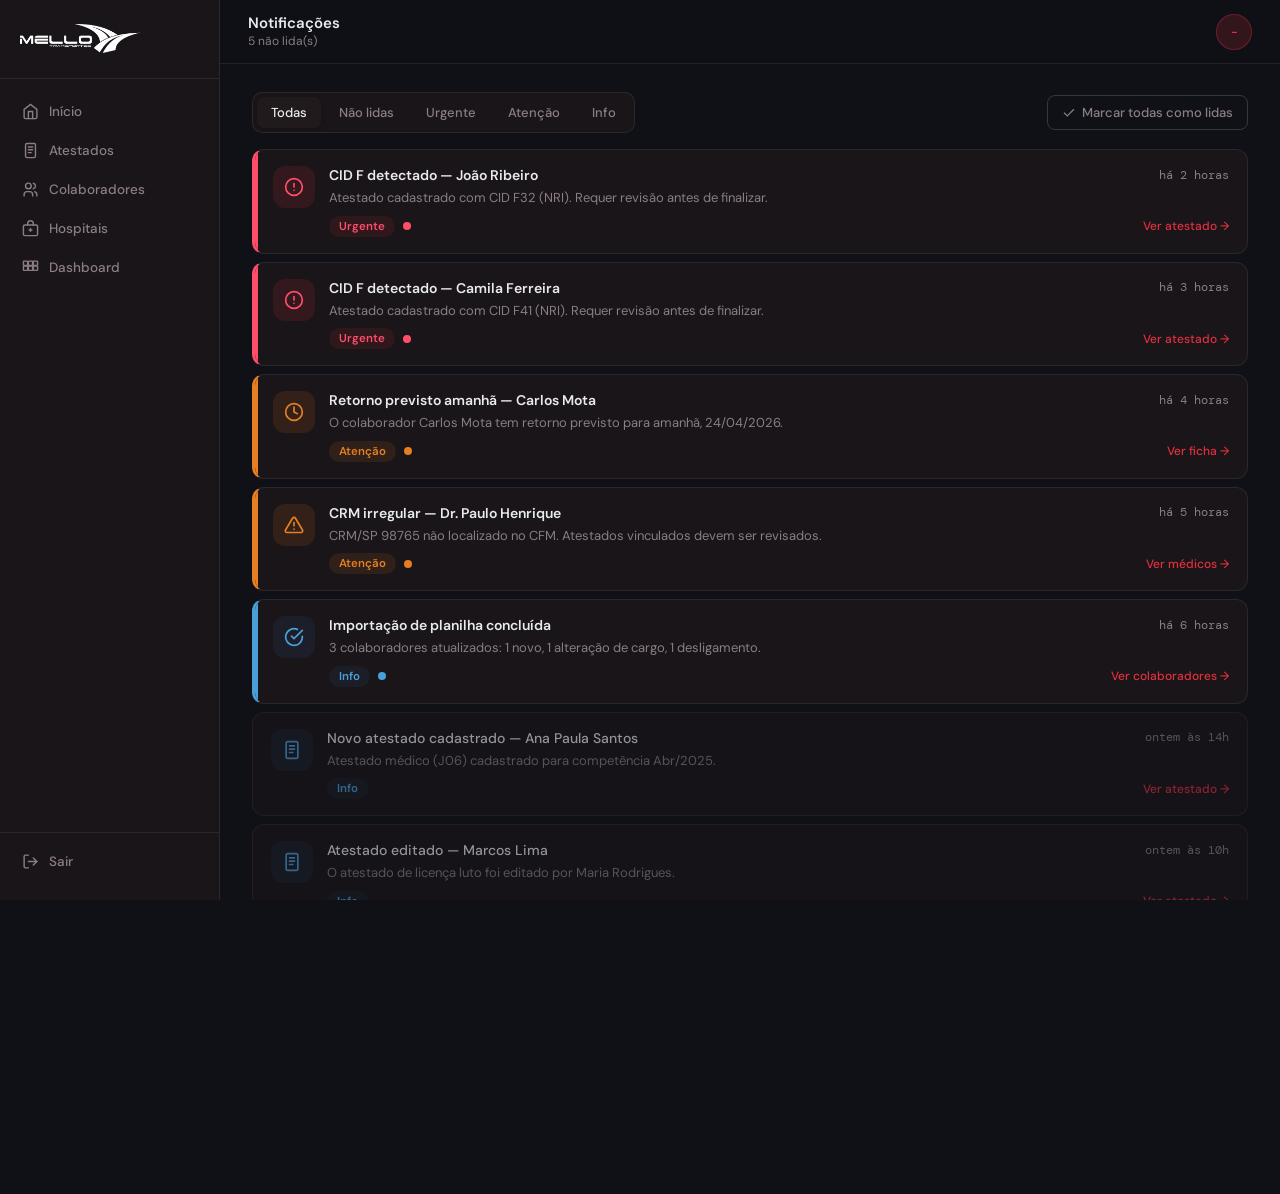
<file: pages/notificacoes.html>
<!DOCTYPE html>
<html lang="pt-BR">

<head>
  <meta charset="UTF-8">
  <meta name="viewport" content="width=device-width, initial-scale=1.0">
  <title>Gestão de Atestados — Notificações</title>
  <link rel="icon" href="../assets/favicon-32x32.png" type="image/png">
  <link
    href="https://fonts.googleapis.com/css2?family=DM+Sans:wght@300;400;500;600&family=DM+Mono:wght@400;500&display=swap"
    rel="stylesheet">
  <link rel="stylesheet" href="../css/style.css">
  <link rel="stylesheet" href="../css/home.css">
  <link rel="stylesheet" href="../css/notificacoes.css">
</head>

<body>

  <aside class="sidebar" id="sidebar">
    <div class="sidebar-logo"><img src="../assets/logo.png" alt="Logo"></div>
    <nav class="sidebar-nav">
      <a href="home.html" class="nav-item">
        <svg viewBox="0 0 24 24" fill="none" stroke="currentColor" stroke-width="2" stroke-linecap="round">
          <path d="M3 9l9-7 9 7v11a2 2 0 0 1-2 2H5a2 2 0 0 1-2-2z" />
          <polyline points="9 22 9 12 15 12 15 22" />
        </svg>
        <span>Início</span>
      </a>
      <a href="atestados.html" class="nav-item">
        <svg viewBox="0 0 24 24" fill="none" stroke="currentColor" stroke-width="2" stroke-linecap="round">
          <rect x="5" y="2" width="14" height="20" rx="2" />
          <path d="M9 7h6M9 11h6M9 15h4" />
        </svg>
        <span>Atestados</span>
      </a>
      <a href="lista-colaboradores.html" class="nav-item">
        <svg viewBox="0 0 24 24" fill="none" stroke="currentColor" stroke-width="2" stroke-linecap="round">
          <circle cx="9" cy="7" r="4" />
          <path d="M3 21v-2a4 4 0 0 1 4-4h4a4 4 0 0 1 4 4v2" />
          <path d="M16 3.13a4 4 0 0 1 0 7.75" />
          <path d="M21 21v-2a4 4 0 0 0-3-3.85" />
        </svg>
        <span>Colaboradores</span>
      </a>
      <a href="hospitais.html" class="nav-item">
        <svg viewBox="0 0 24 24" fill="none" stroke="currentColor" stroke-width="2" stroke-linecap="round">
          <rect x="2" y="7" width="20" height="15" rx="2" />
          <path d="M8 7V5a4 4 0 0 1 8 0v2" />
          <path d="M12 12v4M10 14h4" />
        </svg>
        <span>Hospitais</span>
      </a>
      <a href="dashboard.html" class="nav-item">
        <svg viewBox="0 0 24 24" fill="none" stroke="currentColor" stroke-width="2" stroke-linecap="round">
          <rect x="2" y="3" width="6" height="6" rx="1" />
          <rect x="9" y="3" width="6" height="6" rx="1" />
          <rect x="16" y="3" width="6" height="6" rx="1" />
          <rect x="2" y="10" width="6" height="6" rx="1" />
          <rect x="9" y="10" width="6" height="6" rx="1" />
          <rect x="16" y="10" width="6" height="6" rx="1" />
        </svg>
        <span>Dashboard</span>
      </a>
    </nav>
    <div class="sidebar-footer">
      <!--<a href="perfil.html" class="nav-item">
        <svg viewBox="0 0 24 24" fill="none" stroke="currentColor" stroke-width="2" stroke-linecap="round">
          <circle cx="12" cy="8" r="4" />
          <path d="M4 20c0-4 3.6-7 8-7s8 3 8 7" />
        </svg>
        <span>Meu perfil</span>
      </a>-->
      <a href="../index.html" class="nav-item nav-logout">
        <svg viewBox="0 0 24 24" fill="none" stroke="currentColor" stroke-width="2" stroke-linecap="round">
          <path d="M9 21H5a2 2 0 0 1-2-2V5a2 2 0 0 1 2-2h4" />
          <polyline points="16 17 21 12 16 7" />
          <line x1="21" y1="12" x2="9" y2="12" />
        </svg>
        <span>Sair</span>
      </a>
    </div>
  </aside>

  <div class="sidebar-overlay" id="sidebarOverlay"></div>

  <div class="main-wrap">
    <header class="topbar">
      <button class="menu-toggle" id="menuToggle" aria-label="Abrir menu">
        <svg viewBox="0 0 24 24" fill="none" stroke="currentColor" stroke-width="2" stroke-linecap="round">
          <line x1="3" y1="6" x2="21" y2="6" />
          <line x1="3" y1="12" x2="21" y2="12" />
          <line x1="3" y1="18" x2="21" y2="18" />
        </svg>
      </button>
      <div class="topbar-greeting">
        <span class="topbar-title">Notificações</span>
        <span class="topbar-sub" id="topbarSub">Carregando...</span>
      </div>
      <div class="topbar-actions">
        <div class="topbar-avatar">-</div>
      </div>
    </header>

    <main class="content">

      <!-- ── Toolbar ── -->
      <div class="notif-toolbar">
        <div class="filtros-row">
          <button class="filtro-tab active" data-filtro="todas">Todas</button>
          <button class="filtro-tab" data-filtro="nao-lidas">Não lidas</button>
          <button class="filtro-tab" data-filtro="urgente">Urgente</button>
          <button class="filtro-tab" data-filtro="atencao">Atenção</button>
          <button class="filtro-tab" data-filtro="info">Info</button>
        </div>
        <button class="btn-marcar-todas" id="btnMarcarTodas">
          <svg viewBox="0 0 24 24" fill="none" stroke="currentColor" stroke-width="2" stroke-linecap="round" width="14"
            height="14">
            <polyline points="20 6 9 17 4 12" />
          </svg>
          Marcar todas como lidas
        </button>
      </div>

      <!-- ── Lista de notificações ── -->
      <div class="notif-lista" id="notifLista"></div>

      <!-- ── Empty state ── -->
      <div class="notif-empty" id="notifEmpty" style="display:none">
        <svg viewBox="0 0 24 24" fill="none" stroke="currentColor" stroke-width="1.5" width="48" height="48">
          <path d="M18 8A6 6 0 0 0 6 8c0 7-3 9-3 9h18s-3-2-3-9" />
          <path d="M13.73 21a2 2 0 0 1-3.46 0" />
        </svg>
        <p>Nenhuma notificação encontrada</p>
      </div>

    </main>
  </div>

  <script src="../js/notificacoes.js"></script>
</body>

</html>
</file>
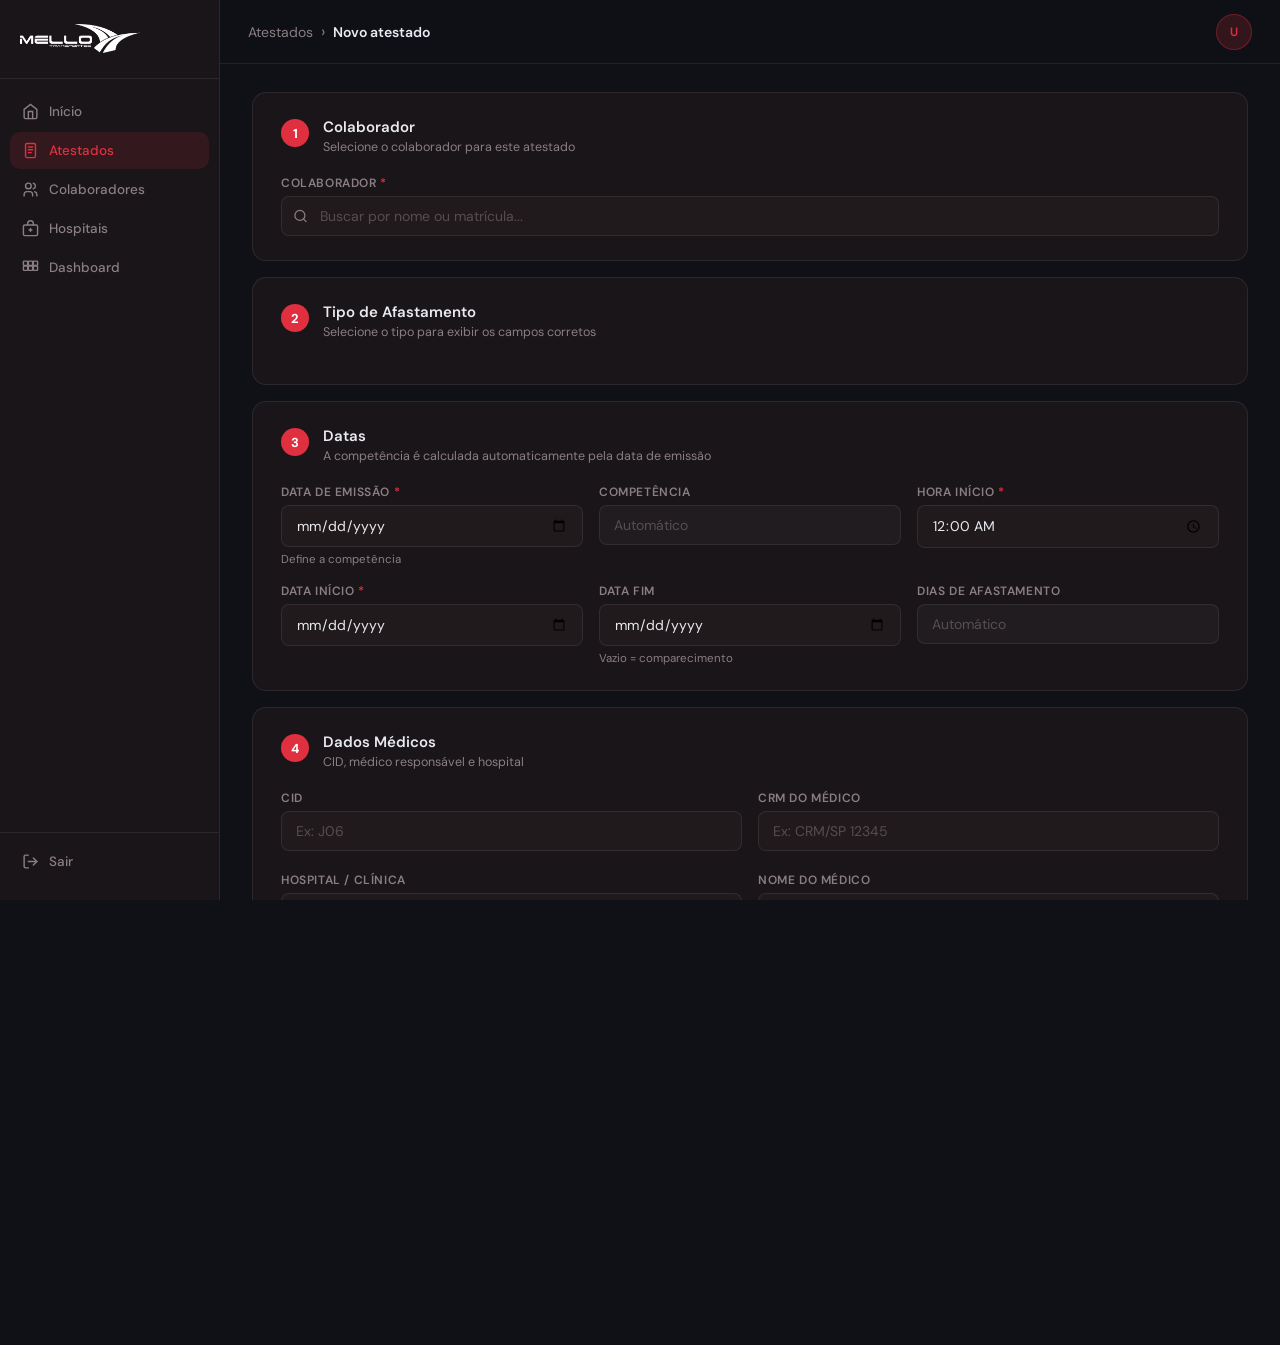
<file: pages/novo-atestado.html>
<!DOCTYPE html>
<html lang="pt-BR">

<head>
  <meta charset="UTF-8">
  <meta name="viewport" content="width=device-width, initial-scale=1.0">
  <title>Gestão de Atestados — Novo Atestado</title>
  <link rel="icon" href="../assets/favicon-32x32.png" type="image/png">
  <link
    href="https://fonts.googleapis.com/css2?family=DM+Sans:wght@300;400;500;600&family=DM+Mono:wght@400;500&display=swap"
    rel="stylesheet">
  <link rel="stylesheet" href="../css/style.css">
  <link rel="stylesheet" href="../css/home.css">
  <link rel="stylesheet" href="../css/novo-atestado.css">
</head>

<body>

  <!-- ── Sidebar ── -->
  <aside class="sidebar" id="sidebar">
    <div class="sidebar-logo">
      <img src="../assets/logo.png" alt="Logo">
    </div>
    <nav class="sidebar-nav">
      <a href="home.html" class="nav-item">
        <svg viewBox="0 0 24 24" fill="none" stroke="currentColor" stroke-width="2" stroke-linecap="round">
          <path d="M3 9l9-7 9 7v11a2 2 0 0 1-2 2H5a2 2 0 0 1-2-2z" />
          <polyline points="9 22 9 12 15 12 15 22" />
        </svg>
        <span>Início</span>
      </a>
      <a href="atestados.html" class="nav-item active">
        <svg viewBox="0 0 24 24" fill="none" stroke="currentColor" stroke-width="2" stroke-linecap="round">
          <rect x="5" y="2" width="14" height="20" rx="2" />
          <path d="M9 7h6M9 11h6M9 15h4" />
        </svg>
        <span>Atestados</span>
      </a>
      <a href="lista-colaboradores.html" class="nav-item">
        <svg viewBox="0 0 24 24" fill="none" stroke="currentColor" stroke-width="2" stroke-linecap="round">
          <circle cx="9" cy="7" r="4" />
          <path d="M3 21v-2a4 4 0 0 1 4-4h4a4 4 0 0 1 4 4v2" />
          <path d="M16 3.13a4 4 0 0 1 0 7.75" />
          <path d="M21 21v-2a4 4 0 0 0-3-3.85" />
        </svg>
        <span>Colaboradores</span>
      </a>
      <a href="hospitais.html" class="nav-item">
        <svg viewBox="0 0 24 24" fill="none" stroke="currentColor" stroke-width="2" stroke-linecap="round">
          <rect x="2" y="7" width="20" height="15" rx="2" />
          <path d="M8 7V5a4 4 0 0 1 8 0v2" />
          <path d="M12 12v4M10 14h4" />
        </svg>
        <span>Hospitais</span>
      </a>
      <a href="dashboard.html" class="nav-item">
        <svg viewBox="0 0 24 24" fill="none" stroke="currentColor" stroke-width="2" stroke-linecap="round">
          <rect x="2" y="3" width="6" height="6" rx="1" />
          <rect x="9" y="3" width="6" height="6" rx="1" />
          <rect x="16" y="3" width="6" height="6" rx="1" />
          <rect x="2" y="10" width="6" height="6" rx="1" />
          <rect x="9" y="10" width="6" height="6" rx="1" />
          <rect x="16" y="10" width="6" height="6" rx="1" />
        </svg>
        <span>Dashboard</span>
      </a>
    </nav>
    <div class="sidebar-footer">
      <!--<a href="perfil.html" class="nav-item">
        <svg viewBox="0 0 24 24" fill="none" stroke="currentColor" stroke-width="2" stroke-linecap="round">
          <circle cx="12" cy="8" r="4" />
          <path d="M4 20c0-4 3.6-7 8-7s8 3 8 7" />
        </svg>
        <span>Meu perfil</span>
      </a>-->
      <a href="../index.html" class="nav-item nav-logout">
        <svg viewBox="0 0 24 24" fill="none" stroke="currentColor" stroke-width="2" stroke-linecap="round">
          <path d="M9 21H5a2 2 0 0 1-2-2V5a2 2 0 0 1 2-2h4" />
          <polyline points="16 17 21 12 16 7" />
          <line x1="21" y1="12" x2="9" y2="12" />
        </svg>
        <span>Sair</span>
      </a>
    </div>
  </aside>

  <div class="sidebar-overlay" id="sidebarOverlay"></div>

  <div class="main-wrap">

    <header class="topbar">
      <button class="menu-toggle" id="menuToggle" aria-label="Abrir menu">
        <svg viewBox="0 0 24 24" fill="none" stroke="currentColor" stroke-width="2" stroke-linecap="round">
          <line x1="3" y1="6" x2="21" y2="6" />
          <line x1="3" y1="12" x2="21" y2="12" />
          <line x1="3" y1="18" x2="21" y2="18" />
        </svg>
      </button>
      <div class="topbar-greeting">
        <div class="breadcrumb">
          <a href="atestados.html" class="breadcrumb-link">Atestados</a>
          <span class="breadcrumb-sep">›</span>
          <span class="breadcrumb-atual">Novo atestado</span>
        </div>
      </div>
      <div class="topbar-actions">
        <!-- <button class="topbar-btn" aria-label="Notificações" onclick="location.href='notificacoes.html'">
          <svg viewBox="0 0 24 24" fill="none" stroke="currentColor" stroke-width="2" stroke-linecap="round">
            <path d="M18 8A6 6 0 0 0 6 8c0 7-3 9-3 9h18s-3-2-3-9" />
            <path d="M13.73 21a2 2 0 0 1-3.46 0" />
          </svg>
          <span class="notif-dot"></span>
        </button>-->
        <div class="topbar-avatar">-</div>
      </div>
    </header>

    <main class="content">

      <form id="formAtestado" novalidate>

        <!-- ── Seção 1: Colaborador ── -->
        <div class="form-section">
          <div class="form-section-header">
            <div class="form-section-num">1</div>
            <div>
              <h2 class="form-section-title">Colaborador</h2>
              <p class="form-section-sub">Selecione o colaborador para este atestado</p>
            </div>
          </div>
          <div class="form-grid-2">
            <div class="form-group full">
              <label class="form-label">Colaborador <span class="required">*</span></label>
              <div class="input-search-wrap">
                <svg viewBox="0 0 24 24" fill="none" stroke="currentColor" stroke-width="2" stroke-linecap="round">
                  <circle cx="11" cy="11" r="8" />
                  <line x1="21" y1="21" x2="16.65" y2="16.65" />
                </svg>
                <input type="text" class="form-input" id="inputColaborador"
                  placeholder="Buscar por nome ou matrícula..." autocomplete="off">
              </div>
              <div class="autocomplete-list" id="autocompleteList"></div>
            </div>
          </div>

          <!-- Card do colaborador selecionado -->
          <div class="colab-card" id="colabCard" style="display:none">
            <div class="colab-card-av" id="colabAv"></div>
            <div class="colab-card-info">
              <div class="colab-card-nome" id="colabNome"></div>
              <div class="colab-card-detalhes" id="colabDetalhes"></div>
            </div>
            <button type="button" class="colab-card-clear" id="btnClearColab" title="Remover">
              <svg viewBox="0 0 24 24" fill="none" stroke="currentColor" stroke-width="2" stroke-linecap="round"
                width="14" height="14">
                <line x1="18" y1="6" x2="6" y2="18" />
                <line x1="6" y1="6" x2="18" y2="18" />
              </svg>
            </button>
          </div>
        </div>

        <!-- ── Seção 2: Tipo de Afastamento ── -->
        <div class="form-section">
          <div class="form-section-header">
            <div class="form-section-num">2</div>
            <div>
              <h2 class="form-section-title">Tipo de Afastamento</h2>
              <p class="form-section-sub">Selecione o tipo para exibir os campos corretos</p>
            </div>
          </div>
          <div class="tipo-grid" id="tipoGrid">
          </div>
          <input type="hidden" id="tipoSelecionado">
        </div>

        <!-- ── Seção 3: Datas ── -->
        <div class="form-section">
          <div class="form-section-header">
            <div class="form-section-num">3</div>
            <div>
              <h2 class="form-section-title">Datas</h2>
              <p class="form-section-sub">A competência é calculada automaticamente pela data de emissão</p>
            </div>
          </div>
          <div class="form-grid-3">
            <div class="form-group">
              <label class="form-label">Data de emissão <span class="required">*</span></label>
              <input type="date" class="form-input" id="dataEmissao">
              <span class="form-hint">Define a competência</span>
            </div>
            <div class="form-group">
              <label class="form-label">Competência</label>
              <input type="text" class="form-input readonly" id="competencia" placeholder="Automático" readonly>
            </div>
            <div class="form-group">
              <label class="form-label">Hora Início <span class="required">*</span></label>
              <input type="time" class="form-input" id="inputHoras" value="00:00">
            </div>
          </div>
          <div class="form-grid-3" id="gridDatasAfastamento">
            <div class="form-group">
              <label class="form-label">Data início <span class="required">*</span></label>
              <input type="date" class="form-input" id="dataInicio">
            </div>
            <div class="form-group">
              <label class="form-label">Data fim</label>
              <input type="date" class="form-input" id="dataFim">
              <span class="form-hint">Vazio = comparecimento</span>
            </div>
            <div id="groupHoras">
              <div class="form-group">
                <label class="form-label">Dias de afastamento</label>
                <input type="text" class="form-input readonly" id="diasAfastamento" placeholder="Automático" readonly>
              </div>
            </div>
          </div>
        </div>

        <!-- ── Seção 4: Dados Médicos ── -->
        <div class="form-section">
          <div class="form-section-header">
            <div class="form-section-num">4</div>
            <div>
              <h2 class="form-section-title">Dados Médicos</h2>
              <p class="form-section-sub">CID, médico responsável e hospital</p>
            </div>
          </div>

          <!-- Alerta NRI -->
          <div class="alert-nri" id="alertNri" style="display:none">
            <svg viewBox="0 0 24 24" fill="none" stroke="currentColor" stroke-width="2" stroke-linecap="round"
              width="16" height="16">
              <circle cx="12" cy="12" r="10" />
              <line x1="12" y1="8" x2="12" y2="12" />
              <line x1="12" y1="16" x2="12.01" y2="16" />
            </svg>
            <span>CID categoria <strong>F</strong> detectado — este atestado será classificado como
              <strong>NRI</strong>. Confirme os dados antes de salvar.</span>
          </div>

          <div class="form-grid-2">
            <div class="form-group">
              <label class="form-label">CID</label>
              <input type="text" class="form-input" id="inputCid" placeholder="Ex: J06" maxlength="10">
              <span class="form-hint" id="cidDescricao"></span>
            </div>
            <div class="form-group">
              <label class="form-label">CRM do médico</label>
              <div class="crm-wrap">
                <input type="text" class="form-input" id="inputCrm" placeholder="Ex: CRM/SP 12345">
                <div class="crm-status" id="crmStatus"></div>
              </div>
            </div>
            <div class="form-group">
              <label class="form-label">Hospital / Clínica</label>
              <select class="form-input form-select" id="selectHospital">
                <option value="">Selecione...</option>
                <option>UPA Central</option>
                <option>Hospital São Lucas</option>
                <option>Clínica Bem Estar</option>
                <option>Pronto-Socorro Norte</option>
              </select>
            </div>
            <div class="form-group">
              <label class="form-label">Nome do médico</label>
              <input type="text" class="form-input" id="inputNomeMedico" placeholder="Nome completo do médico">
            </div>
          </div>
        </div>

        <!-- ── Seção 5: Arquivo e Observações ── -->
        <div class="form-section">
          <div class="form-section-header">
            <div class="form-section-num">5</div>
            <div>
              <h2 class="form-section-title">Arquivo e Observações</h2>
              <p class="form-section-sub">Anexe o documento digitalizado e adicione observações</p>
            </div>
          </div>
          <div class="form-grid-2">
            <div class="form-group">
              <label class="form-label">Arquivo do atestado</label>
              <div class="upload-box" id="uploadBox">
                <svg viewBox="0 0 24 24" fill="none" stroke="currentColor" stroke-width="2" stroke-linecap="round"
                  width="28" height="28">
                  <path d="M21 15v4a2 2 0 0 1-2 2H5a2 2 0 0 1-2-2v-4" />
                  <polyline points="17 8 12 3 7 8" />
                  <line x1="12" y1="3" x2="12" y2="15" />
                </svg>
                <p class="upload-texto">Clique ou arraste o arquivo aqui</p>
                <p class="upload-hint">PDF ou imagem · máx. 10MB</p>
                <input type="file" id="inputArquivo" accept=".pdf,.jpg,.jpeg,.png" style="display:none">
              </div>
              <div class="upload-preview" id="uploadPreview" style="display:none">
                <svg viewBox="0 0 24 24" fill="none" stroke="currentColor" stroke-width="2" stroke-linecap="round"
                  width="16" height="16">
                  <path d="M14 2H6a2 2 0 0 0-2 2v16a2 2 0 0 0 2 2h12a2 2 0 0 0 2-2V8z" />
                  <polyline points="14 2 14 8 20 8" />
                </svg>
                <span id="uploadNomeArquivo"></span>
                <button type="button" id="btnRemoverArquivo">
                  <svg viewBox="0 0 24 24" fill="none" stroke="currentColor" stroke-width="2" stroke-linecap="round"
                    width="13" height="13">
                    <line x1="18" y1="6" x2="6" y2="18" />
                    <line x1="6" y1="6" x2="18" y2="18" />
                  </svg>
                </button>
              </div>
            </div>
            <div class="form-group">
              <label class="form-label">Observações</label>
              <textarea class="form-input form-textarea" id="observacoes" placeholder="Observações internas do RH..."
                rows="5"></textarea>
            </div>
          </div>
        </div>

        <!-- ── Ações ── -->
        <div class="form-actions">
          <button type="button" class="btn-cancelar" onclick="location.href='atestados.html'">Cancelar</button>
          <button type="submit" class="btn-salvar" id="btnSalvar">
            <svg viewBox="0 0 24 24" fill="none" stroke="currentColor" stroke-width="2" stroke-linecap="round"
              width="16" height="16">
              <path d="M19 21H5a2 2 0 0 1-2-2V5a2 2 0 0 1 2-2h11l5 5v11a2 2 0 0 1-2 2z" />
              <polyline points="17 21 17 13 7 13 7 21" />
              <polyline points="7 3 7 8 15 8" />
            </svg>
            Salvar atestado
          </button>
        </div>

      </form>

    </main>
  </div>

  <script src="../js/novo-atestado.js"></script>
</body>

</html>
</file>
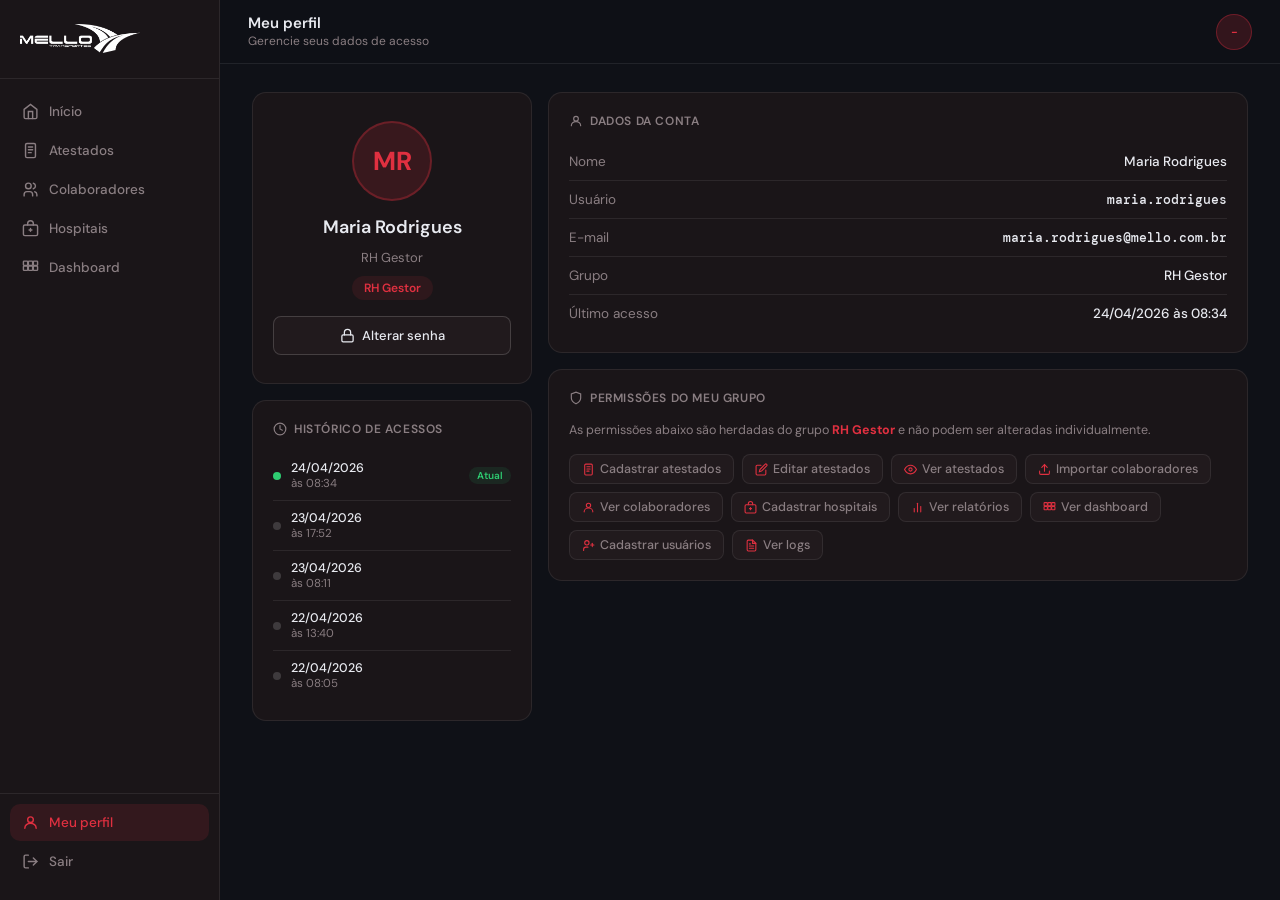
<file: pages/perfil.html>
<!DOCTYPE html>
<html lang="pt-BR">

<head>
  <meta charset="UTF-8">
  <meta name="viewport" content="width=device-width, initial-scale=1.0">
  <title>Gestão de Atestados — Meu Perfil</title>
  <link rel="icon" href="../assets/favicon-32x32.png" type="image/png">
  <link
    href="https://fonts.googleapis.com/css2?family=DM+Sans:wght@300;400;500;600&family=DM+Mono:wght@400;500&display=swap"
    rel="stylesheet">
  <link rel="stylesheet" href="../css/style.css">
  <link rel="stylesheet" href="../css/home.css">
  <link rel="stylesheet" href="../css/perfil.css">
</head>

<body>

  <aside class="sidebar" id="sidebar">
    <div class="sidebar-logo"><img src="../assets/logo.png" alt="Logo"></div>
    <nav class="sidebar-nav">
      <a href="home.html" class="nav-item">
        <svg viewBox="0 0 24 24" fill="none" stroke="currentColor" stroke-width="2" stroke-linecap="round">
          <path d="M3 9l9-7 9 7v11a2 2 0 0 1-2 2H5a2 2 0 0 1-2-2z" />
          <polyline points="9 22 9 12 15 12 15 22" />
        </svg>
        <span>Início</span>
      </a>
      <a href="atestados.html" class="nav-item">
        <svg viewBox="0 0 24 24" fill="none" stroke="currentColor" stroke-width="2" stroke-linecap="round">
          <rect x="5" y="2" width="14" height="20" rx="2" />
          <path d="M9 7h6M9 11h6M9 15h4" />
        </svg>
        <span>Atestados</span>
      </a>
      <a href="lista-colaboradores.html" class="nav-item">
        <svg viewBox="0 0 24 24" fill="none" stroke="currentColor" stroke-width="2" stroke-linecap="round">
          <circle cx="9" cy="7" r="4" />
          <path d="M3 21v-2a4 4 0 0 1 4-4h4a4 4 0 0 1 4 4v2" />
          <path d="M16 3.13a4 4 0 0 1 0 7.75" />
          <path d="M21 21v-2a4 4 0 0 0-3-3.85" />
        </svg>
        <span>Colaboradores</span>
      </a>
      <a href="hospitais.html" class="nav-item">
        <svg viewBox="0 0 24 24" fill="none" stroke="currentColor" stroke-width="2" stroke-linecap="round">
          <rect x="2" y="7" width="20" height="15" rx="2" />
          <path d="M8 7V5a4 4 0 0 1 8 0v2" />
          <path d="M12 12v4M10 14h4" />
        </svg>
        <span>Hospitais</span>
      </a>
      <a href="dashboard.html" class="nav-item">
        <svg viewBox="0 0 24 24" fill="none" stroke="currentColor" stroke-width="2" stroke-linecap="round">
          <rect x="2" y="3" width="6" height="6" rx="1" />
          <rect x="9" y="3" width="6" height="6" rx="1" />
          <rect x="16" y="3" width="6" height="6" rx="1" />
          <rect x="2" y="10" width="6" height="6" rx="1" />
          <rect x="9" y="10" width="6" height="6" rx="1" />
          <rect x="16" y="10" width="6" height="6" rx="1" />
        </svg>
        <span>Dashboard</span>
      </a>
    </nav>
    <div class="sidebar-footer">
      <a href="perfil.html" class="nav-item active">
        <svg viewBox="0 0 24 24" fill="none" stroke="currentColor" stroke-width="2" stroke-linecap="round">
          <circle cx="12" cy="8" r="4" />
          <path d="M4 20c0-4 3.6-7 8-7s8 3 8 7" />
        </svg>
        <span>Meu perfil</span>
      </a>
      <a href="../index.html" class="nav-item nav-logout">
        <svg viewBox="0 0 24 24" fill="none" stroke="currentColor" stroke-width="2" stroke-linecap="round">
          <path d="M9 21H5a2 2 0 0 1-2-2V5a2 2 0 0 1 2-2h4" />
          <polyline points="16 17 21 12 16 7" />
          <line x1="21" y1="12" x2="9" y2="12" />
        </svg>
        <span>Sair</span>
      </a>
    </div>
  </aside>

  <div class="sidebar-overlay" id="sidebarOverlay"></div>

  <div class="main-wrap">
    <header class="topbar">
      <button class="menu-toggle" id="menuToggle" aria-label="Abrir menu">
        <svg viewBox="0 0 24 24" fill="none" stroke="currentColor" stroke-width="2" stroke-linecap="round">
          <line x1="3" y1="6" x2="21" y2="6" />
          <line x1="3" y1="12" x2="21" y2="12" />
          <line x1="3" y1="18" x2="21" y2="18" />
        </svg>
      </button>
      <div class="topbar-greeting">
        <span class="topbar-title">Meu perfil</span>
        <span class="topbar-sub">Gerencie seus dados de acesso</span>
      </div>
      <div class="topbar-actions">
        <!-- <button class="topbar-btn" aria-label="Notificações" onclick="location.href='notificacoes.html'">
          <svg viewBox="0 0 24 24" fill="none" stroke="currentColor" stroke-width="2" stroke-linecap="round">
            <path d="M18 8A6 6 0 0 0 6 8c0 7-3 9-3 9h18s-3-2-3-9" />
            <path d="M13.73 21a2 2 0 0 1-3.46 0" />
          </svg>
          <span class="notif-dot"></span>
        </button>-->
        <div class="topbar-avatar">-</div>
      </div>
    </header>

    <main class="content">

      <div class="perfil-grid">

        <!-- ── Coluna esquerda ── -->
        <div class="perfil-col-left">

          <!-- Card principal do usuário -->
          <div class="perfil-card-usuario">
            <div class="perfil-av" id="perfilAv">MR</div>
            <div class="perfil-nome" id="perfilNome">Maria Rodrigues</div>
            <div class="perfil-cargo" id="perfilCargo">RH Gestor</div>
            <div class="perfil-badges">
              <span class="badge-grupo" id="perfilGrupoBadge">RH Gestor</span>
            </div>
            <button class="btn-alterar-senha" id="btnAlterarSenha">
              <svg viewBox="0 0 24 24" fill="none" stroke="currentColor" stroke-width="2" stroke-linecap="round"
                width="15" height="15">
                <rect x="3" y="11" width="18" height="11" rx="2" />
                <path d="M7 11V7a5 5 0 0 1 10 0v4" />
              </svg>
              Alterar senha
            </button>
          </div>

          <!-- Último acesso -->
          <div class="perfil-section">
            <div class="perfil-section-title">
              <svg viewBox="0 0 24 24" fill="none" stroke="currentColor" stroke-width="2" stroke-linecap="round"
                width="14" height="14">
                <circle cx="12" cy="12" r="10" />
                <polyline points="12 6 12 12 16 14" />
              </svg>
              Histórico de acessos
            </div>
            <div class="acessos-lista" id="acessosLista"></div>
          </div>

        </div>

        <!-- ── Coluna direita ── -->
        <div class="perfil-col-right">

          <!-- Dados da conta -->
          <div class="perfil-section">
            <div class="perfil-section-title">
              <svg viewBox="0 0 24 24" fill="none" stroke="currentColor" stroke-width="2" stroke-linecap="round"
                width="14" height="14">
                <circle cx="12" cy="8" r="4" />
                <path d="M4 20c0-4 3.6-7 8-7s8 3 8 7" />
              </svg>
              Dados da conta
            </div>
            <div class="dados-lista" id="dadosLista"></div>
          </div>

          <!-- Permissões -->
          <div class="perfil-section">
            <div class="perfil-section-title">
              <svg viewBox="0 0 24 24" fill="none" stroke="currentColor" stroke-width="2" stroke-linecap="round"
                width="14" height="14">
                <path d="M12 22s8-4 8-10V5l-8-3-8 3v7c0 6 8 10 8 10z" />
              </svg>
              Permissões do meu grupo
            </div>
            <p class="permissoes-desc">As permissões abaixo são herdadas do grupo <strong id="grupoNome"></strong> e não
              podem ser alteradas individualmente.</p>
            <div class="permissoes-lista" id="permissoesLista"></div>
          </div>

        </div>
      </div>

    </main>
  </div>

  <!-- ── Modal alterar senha ── -->
  <div class="modal-overlay" id="modalSenha">
    <div class="modal">
      <div class="modal-header">
        <div class="modal-titulo">Alterar senha</div>
        <button class="modal-fechar" id="fecharModalSenha">
          <svg viewBox="0 0 24 24" fill="none" stroke="currentColor" stroke-width="2" stroke-linecap="round" width="16"
            height="16">
            <line x1="18" y1="6" x2="6" y2="18" />
            <line x1="6" y1="6" x2="18" y2="18" />
          </svg>
        </button>
      </div>
      <div class="modal-form">
        <div class="form-group">
          <label class="form-label">Senha atual *</label>
          <div class="senha-wrap">
            <input type="password" class="form-input" id="senhaAtual" placeholder="••••••••">
            <button type="button" class="toggle-senha" data-target="senhaAtual">
              <svg viewBox="0 0 24 24" fill="none" stroke="currentColor" stroke-width="2" stroke-linecap="round"
                width="15" height="15">
                <path d="M1 12s4-8 11-8 11 8 11 8-4 8-11 8-11-8-11-8z" />
                <circle cx="12" cy="12" r="3" />
              </svg>
            </button>
          </div>
        </div>
        <div class="form-group">
          <label class="form-label">Nova senha *</label>
          <div class="senha-wrap">
            <input type="password" class="form-input" id="senhaNova" placeholder="Mínimo 8 caracteres">
            <button type="button" class="toggle-senha" data-target="senhaNova">
              <svg viewBox="0 0 24 24" fill="none" stroke="currentColor" stroke-width="2" stroke-linecap="round"
                width="15" height="15">
                <path d="M1 12s4-8 11-8 11 8 11 8-4 8-11 8-11-8-11-8z" />
                <circle cx="12" cy="12" r="3" />
              </svg>
            </button>
          </div>
          <div class="forca-senha" id="forcaSenha"></div>
        </div>
        <div class="form-group">
          <label class="form-label">Confirmar nova senha *</label>
          <div class="senha-wrap">
            <input type="password" class="form-input" id="senhaConfirma" placeholder="Repita a nova senha">
            <button type="button" class="toggle-senha" data-target="senhaConfirma">
              <svg viewBox="0 0 24 24" fill="none" stroke="currentColor" stroke-width="2" stroke-linecap="round"
                width="15" height="15">
                <path d="M1 12s4-8 11-8 11 8 11 8-4 8-11 8-11-8-11-8z" />
                <circle cx="12" cy="12" r="3" />
              </svg>
            </button>
          </div>
        </div>
        <div class="senha-requisitos">
          <div class="req-item" id="reqTamanho">
            <svg viewBox="0 0 24 24" fill="none" stroke="currentColor" stroke-width="2" stroke-linecap="round"
              width="12" height="12">
              <circle cx="12" cy="12" r="10" />
            </svg>
            Mínimo 8 caracteres
          </div>
          <div class="req-item" id="reqNumero">
            <svg viewBox="0 0 24 24" fill="none" stroke="currentColor" stroke-width="2" stroke-linecap="round"
              width="12" height="12">
              <circle cx="12" cy="12" r="10" />
            </svg>
            Pelo menos 1 número
          </div>
          <div class="req-item" id="reqEspecial">
            <svg viewBox="0 0 24 24" fill="none" stroke="currentColor" stroke-width="2" stroke-linecap="round"
              width="12" height="12">
              <circle cx="12" cy="12" r="10" />
            </svg>
            Pelo menos 1 caractere especial
          </div>
        </div>
      </div>
      <div class="modal-actions">
        <button class="btn-outline" id="cancelarSenha">Cancelar</button>
        <button class="btn-primary" id="salvarSenha">Salvar nova senha</button>
      </div>
    </div>
  </div>

  <script src="../js/perfil.js"></script>
</body>

</html>
</file>
<file: css/style.css>
*,
*::before,
*::after {
  box-sizing: border-box;
  margin: 0;
  padding: 0;
}

:root {
  --bg: #0f1117;
  --surface: #1a1518;
  --surface2: #211a1d;
  --border: rgba(255, 255, 255, 0.08);
  --border-h: rgba(255, 255, 255, 0.16);
  --text: #e8eaf0;
  --text-muted: #8a7e82;
  --accent: #e03040;
  --accent-h: #f04555;
  --accent-glow: rgba(224, 48, 64, 0.28);
  --danger: #ff4d6a;
  --success: #2dd4a0;
  --radius: 14px;
  --radius-sm: 8px;
}

html,
body {
  height: 100%;
  font-family: 'DM Sans', sans-serif;
  background: var(--bg);
  color: var(--text);
  display: flex;
  align-items: center;
  justify-content: center;
  min-height: 100vh;
  overflow: hidden;
}

/* ── Fundo animado ── */
.bg-grid {
  position: fixed;
  inset: 0;
  z-index: 0;
  background-image:
    linear-gradient(rgba(220, 40, 55, 0.03) 1px, transparent 1px),
    linear-gradient(90deg, rgba(220, 40, 55, 0.03) 1px, transparent 1px);
  background-size: 40px 40px;
  mask-image: radial-gradient(ellipse 70% 70% at 50% 50%, black, transparent);
}

/* ── Spotlight do mouse ── */
.spotlight {
  position: fixed;
  inset: 0;
  z-index: 0;
  pointer-events: none;
  background: radial-gradient(600px circle at var(--mx, 50%) var(--my, 50%),
      rgba(200, 20, 35, 0.13) 0%,
      rgba(160, 10, 25, 0.07) 35%,
      transparent 70%);
  transition: background 0.08s ease;
}

/* ── Orbs ── */
.bg-orb {
  position: fixed;
  z-index: 0;
  border-radius: 50%;
  filter: blur(80px);
  animation: float 8s ease-in-out infinite;
  pointer-events: none;
}

.bg-orb-1 {
  width: 400px;
  height: 400px;
  background: radial-gradient(circle, rgba(220, 40, 55, 0.15), transparent 70%);
  top: -100px;
  left: -100px;
  animation-delay: 0s;
}

.bg-orb-2 {
  width: 300px;
  height: 300px;
  background: radial-gradient(circle, rgba(180, 20, 35, 0.12), transparent 70%);
  bottom: -80px;
  right: -80px;
  animation-delay: -4s;
}

@keyframes float {

  0%,
  100% {
    transform: translate(0, 0);
  }

  50% {
    transform: translate(20px, 20px);
  }
}

/* ── Card ── */
.card {
  position: relative;
  z-index: 1;
  width: 420px;
  max-width: 420px;
  min-width: 0;
  margin: 16px;
  background: var(--surface);
  border: 1px solid var(--border);
  border-radius: 20px;
  padding: 44px 48px 40px;
  box-shadow: 0 32px 80px rgba(0, 0, 0, 0.5), 0 0 0 1px rgba(255, 255, 255, 0.04) inset;
  animation: cardIn 0.5s cubic-bezier(0.34, 1.56, 0.64, 1) both;

}

@keyframes cardIn {
  from {
    opacity: 0;
    transform: translateY(24px) scale(0.97);
  }

  to {
    opacity: 1;
    transform: translateY(0) scale(1);
  }
}

/* ── Logo ── */
.logo-wrap {
  display: flex;
  justify-content: center;
  margin-bottom: 24px;
  animation: cardIn 0.5s 0.05s cubic-bezier(0.34, 1.56, 0.64, 1) both;
}

.logo-box {
  width: 100%;
  border-radius: 16px;
  background: transparent;
  display: flex;
  align-items: center;
  justify-content: center;
}

.logo-box img {
  width: 180px;
  height: 90px;
  object-fit: contain;
  border-radius: 0;
}

/* ── Títulos ── */
.card-title {
  text-align: center;
  font-size: 26px;
  font-weight: 600;
  color: var(--text);
  letter-spacing: -0.4px;
  margin-bottom: 6px;
  animation: cardIn 0.5s 0.1s cubic-bezier(0.34, 1.56, 0.64, 1) both;
}

.card-sub {
  text-align: center;
  font-size: 15px;
  color: var(--text-muted);
  margin-bottom: 36px;
  font-weight: 400;
  animation: cardIn 0.5s 0.15s cubic-bezier(0.34, 1.56, 0.64, 1) both;
}

/* ── Formulário ── */
.form {
  display: flex;
  flex-direction: column;
  gap: 18px;
  flex-shrink: 0;
}

.field {
  display: flex;
  flex-direction: column;
  gap: 6px;
  animation: cardIn 0.5s cubic-bezier(0.34, 1.56, 0.64, 1) both;
}

.field:nth-child(1) {
  animation-delay: 0.18s;
}

.field:nth-child(2) {
  animation-delay: 0.22s;
}

.field label {
  font-size: 13px;
  font-weight: 500;
  color: var(--text-muted);
  letter-spacing: 0.01em;
}

.input-wrap {
  position: relative;
}

.input-wrap input {
  width: 100%;
  background: var(--surface2);
  border: 1px solid var(--border);
  border-radius: var(--radius-sm);
  color: var(--text);
  font-family: inherit;
  font-size: 15px;
  padding: 13px 14px 13px 44px;
  outline: none;
  transition: border-color 0.2s, box-shadow 0.2s, background 0.2s;
  -webkit-text-fill-color: var(--text);
}

.input-wrap input::placeholder {
  color: var(--text-muted);
  opacity: 0.6;
}

.input-wrap input:focus {
  border-color: var(--accent);
  box-shadow: 0 0 0 3px var(--accent-glow);
  background: rgba(33, 26, 29, 0.8);
}

.input-wrap input:-webkit-autofill,
.input-wrap input:-webkit-autofill:focus {
  -webkit-box-shadow: 0 0 0 1000px var(--surface2) inset;
  -webkit-text-fill-color: var(--text);
  caret-color: var(--text);
}

.input-icon {
  position: absolute;
  left: 13px;
  top: 50%;
  transform: translateY(-50%);
  color: var(--text-muted);
  pointer-events: none;
  display: flex;
  align-items: center;
}

.input-icon svg {
  width: 18px;
  height: 18px;
}

.toggle-pw {
  position: absolute;
  right: 12px;
  top: 50%;
  transform: translateY(-50%);
  background: none;
  border: none;
  cursor: pointer;
  color: var(--text-muted);
  padding: 2px;
  display: flex;
  align-items: center;
  transition: color 0.15s;
}

.toggle-pw:hover {
  color: var(--text);
}

.toggle-pw svg {
  width: 18px;
  height: 18px;
}

/* ── Row de opções ── */
.opts-row {
  display: flex;
  align-items: center;
  justify-content: space-between;
  animation: cardIn 0.5s 0.26s cubic-bezier(0.34, 1.56, 0.64, 1) both;
}

.checkbox-wrap {
  display: flex;
  align-items: center;
  gap: 8px;
  cursor: pointer;
  user-select: none;
}

.checkbox-wrap input[type=checkbox] {
  display: none;
}

.custom-check {
  width: 17px;
  height: 17px;
  border-radius: 5px;
  border: 1.5px solid var(--border-h);
  background: var(--surface2);
  display: flex;
  align-items: center;
  justify-content: center;
  transition: all 0.15s;
  flex-shrink: 0;
}

.checkbox-wrap input:checked+.custom-check {
  background: var(--accent);
  border-color: var(--accent);
}

.custom-check svg {
  width: 10px;
  height: 10px;
  opacity: 0;
  transition: opacity 0.15s;
}

.checkbox-wrap input:checked+.custom-check svg {
  opacity: 1;
}

.checkbox-wrap span {
  font-size: 14px;
  color: var(--text-muted);
}

.forgot-link {
  font-size: 14px;
  color: var(--accent);
  text-decoration: none;
  font-weight: 500;
  transition: color 0.15s;
}

.forgot-link:hover {
  color: var(--accent-h);
}

/* ── Alerta de erro ── */
.alert {
  display: none;
  align-items: center;
  gap: 8px;
  background: rgba(255, 77, 106, 0.1);
  border: 1px solid rgba(255, 77, 106, 0.25);
  border-radius: var(--radius-sm);
  padding: 10px 14px;
  font-size: 13px;
  color: var(--danger);
  /* Texto quebra linha em vez de expandir o card */
  word-break: break-word;
  white-space: normal;
  width: 100%;
  box-sizing: border-box;
}

.alert.visible {
  display: flex;
  animation: shake 0.4s ease;
}

.alert svg {
  width: 15px;
  height: 15px;
  flex-shrink: 0;
}

.alert svg {
  width: 15px;
  height: 15px;
  flex-shrink: 0;
}

@keyframes shake {

  0%,
  100% {
    transform: translateX(0);
  }

  20% {
    transform: translateX(-6px);
  }

  60% {
    transform: translateX(6px);
  }

  80% {
    transform: translateX(-4px);
  }
}

/* ── Botão ── */
.btn-login {
  width: 100%;
  padding: 15px;
  background: var(--accent);
  color: #fff;
  font-family: inherit;
  font-size: 16px;
  font-weight: 600;
  border: none;
  border-radius: var(--radius-sm);
  cursor: pointer;
  letter-spacing: 0.01em;
  transition: background 0.2s, transform 0.15s, box-shadow 0.2s;
  box-shadow: 0 4px 16px var(--accent-glow);
  position: relative;
  overflow: hidden;
  animation: cardIn 0.5s 0.3s cubic-bezier(0.34, 1.56, 0.64, 1) both;
}

.btn-login:hover {
  background: var(--accent-h);
  box-shadow: 0 6px 24px rgba(224, 48, 64, 0.4);
}

.btn-login:active {
  transform: scale(0.98);
}

.btn-login:disabled {
  opacity: 0.6;
  cursor: not-allowed;
  transform: none;
}

/* Ripple */
.btn-login::after {
  content: '';
  position: absolute;
  inset: 0;
  background: radial-gradient(circle, rgba(255, 255, 255, 0.25) 0%, transparent 70%);
  opacity: 0;
  transition: opacity 0.4s;
}

.btn-login:active::after {
  opacity: 1;
}

/* Loading state */
.btn-login .btn-text {
  transition: opacity 0.2s;
}

.btn-login .btn-spinner {
  display: none;
  position: absolute;
  inset: 0;
  align-items: center;
  justify-content: center;
}

.btn-login.loading .btn-text {
  opacity: 0;
}

.btn-login.loading .btn-spinner {
  display: flex;
}

@keyframes spin {
  to {
    transform: rotate(360deg);
  }
}

.spinner-svg {
  animation: spin 0.8s linear infinite;
}

/* ── Footer ── */
.card-footer {
  margin-top: 24px;
  text-align: center;
  font-size: 13px;
  color: var(--text-muted);
  animation: cardIn 0.5s 0.38s cubic-bezier(0.34, 1.56, 0.64, 1) both;
}

.card-footer a {
  color: var(--accent);
  text-decoration: none;
}

.card-footer a:hover {
  color: var(--accent-h);
}

/* ── Versão ── */
.version {
  position: fixed;
  bottom: 16px;
  left: 50%;
  transform: translateX(-50%);
  font-size: 11px;
  color: rgba(122, 128, 153, 0.5);
  z-index: 10;
  font-family: 'DM Mono', monospace;
  letter-spacing: 0.05em;
  white-space: nowrap;
}

/* ══════════════════════════════════════════
   RESPONSIVIDADE
══════════════════════════════════════════ */

/* ── Tablet (até 768px) ── */
@media (max-width: 768px) {
  .card {
    max-width: 540px;
    padding: 44px 48px 40px;
    margin: 12px;
  }

  .card-title {
    font-size: 20px;
  }

  .card-sub {
    font-size: 13px;
    margin-bottom: 28px;
  }

  .logo-box img {
    width: 150px;
    height: 75px;
  }

  .input-wrap input {
    font-size: 16px;
    /* evita zoom automático no iOS */
    padding: 12px 14px 12px 40px;
  }

  .btn-login {
    padding: 14px;
    font-size: 15px;
  }
}

/* ── Mobile grande (até 480px) ── */
@media (max-width: 480px) {

  html,
  body {
    align-items: flex-start;
    padding-top: 40px;
    overflow-y: auto;
  }

  .card {
    max-width: 100%;
    margin: 0 12px 24px;
    padding: 32px 20px 28px;
    border-radius: 16px;
  }

  .card-title {
    font-size: 19px;
  }

  .logo-box img {
    width: 110px;
    height: 55px;
  }

  .opts-row {
    flex-direction: column;
    align-items: flex-start;
    gap: 10px;
  }

  .version {
    position: relative;
    bottom: auto;
    left: auto;
    transform: none;
    text-align: center;
    display: block;
    padding: 8px 0 16px;
  }
}

/* ── Mobile pequeno (até 360px) ── */
@media (max-width: 360px) {
  .card {
    margin: 0 8px 16px;
    padding: 28px 16px 24px;
  }

  .card-title {
    font-size: 17px;
  }

  .card-sub {
    font-size: 12px;
  }

  .field label {
    font-size: 12px;
  }

  .logo-box img {
    width: 96px;
    height: 48px;
  }

  .btn-login {
    font-size: 14px;
    padding: 13px;
  }
}

/* ── Desktop grande (acima de 1400px) ── */
@media (min-width: 1400px) {
  .card {
    max-width: 640px;
    padding: 60px 72px 56px;
  }

  .card-title {
    font-size: 24px;
  }

  .logo-box img {
    width: 200px;
    height: 100px;
  }
}

/* ── Landscape mobile (altura pequena) ── */
@media (max-height: 600px) and (orientation: landscape) {

  html,
  body {
    align-items: flex-start;
    overflow-y: auto;
  }

  .card {
    margin: 12px auto;
    padding: 24px 28px 20px;
  }

  .logo-wrap {
    margin-bottom: 14px;
  }

  .card-title {
    font-size: 18px;
    margin-bottom: 2px;
  }

  .card-sub {
    font-size: 12px;
    margin-bottom: 18px;
  }

  .form {
    gap: 12px;
  }

  .card-footer {
    margin-top: 12px;
  }
}
</file>
<file: css/home.css>
/* ── Reset específico da home ── */
html,
body {
  display: block;
  overflow: auto;
  align-items: unset;
  justify-content: unset;
  height: 100%;
  min-height: 100vh;
}

/* ── Layout base ── */
:root {
  --sidebar-w: 220px;
  --topbar-h: 64px;
}

/* ══════════════════════════════════════════
   SIDEBAR
══════════════════════════════════════════ */
.sidebar {
  position: fixed;
  top: 0;
  left: 0;
  width: var(--sidebar-w);
  height: 100vh;
  background: var(--surface);
  border-right: 1px solid var(--border);
  display: flex;
  flex-direction: column;
  z-index: 100;
  transition: transform 0.3s cubic-bezier(0.4, 0, 0.2, 1);
}

.sidebar-logo {
  padding: 24px 20px 20px;
  border-bottom: 1px solid var(--border);
}

.sidebar-logo img {
  width: 120px;
  height: auto;
  object-fit: contain;
}

.sidebar-nav {
  flex: 1;
  padding: 14px 10px;
  display: flex;
  flex-direction: column;
  gap: 2px;
  overflow-y: auto;
}

.nav-item {
  display: flex;
  align-items: center;
  gap: 10px;
  padding: 10px 12px;
  border-radius: 10px;
  font-size: 13.5px;
  font-weight: 500;
  color: var(--text-muted);
  text-decoration: none;
  transition: background 0.15s, color 0.15s;
}

.nav-item svg {
  width: 17px;
  height: 17px;
  flex-shrink: 0;
}

.nav-item:hover {
  background: var(--surface2);
  color: var(--text);
}

.nav-item.active {
  background: rgba(224, 48, 64, 0.12);
  color: var(--accent);
}

.nav-item.active svg {
  stroke: var(--accent);
}

.nav-item.nav-logout:hover {
  color: var(--danger);
}

.sidebar-footer {
  padding: 10px 10px 20px;
  border-top: 1px solid var(--border);
  display: flex;
  flex-direction: column;
  gap: 2px;
}

.sidebar-overlay {
  display: none;
  position: fixed;
  inset: 0;
  z-index: 99;
  background: rgba(0, 0, 0, 0.5);
}

/* ══════════════════════════════════════════
   MAIN WRAP
══════════════════════════════════════════ */
.main-wrap {
  margin-left: var(--sidebar-w);
  min-height: 100vh;
  display: flex;
  flex-direction: column;
  background: var(--bg);
}

/* ══════════════════════════════════════════
   TOPBAR
══════════════════════════════════════════ */
.topbar {
  position: sticky;
  top: 0;
  z-index: 50;
  height: var(--topbar-h);
  background: rgba(15, 17, 23, 0.85);
  backdrop-filter: blur(12px);
  border-bottom: 1px solid var(--border);
  padding: 0 28px;
  display: flex;
  align-items: center;
  gap: 16px;
}

.menu-toggle {
  display: none;
  background: none;
  border: none;
  cursor: pointer;
  color: var(--text-muted);
  padding: 4px;
  border-radius: 8px;
  transition: color 0.15s, background 0.15s;
}

.menu-toggle:hover {
  background: var(--surface2);
  color: var(--text);
}

.menu-toggle svg {
  width: 20px;
  height: 20px;
}

.topbar-greeting {
  flex: 1;
}

.topbar-title {
  display: block;
  font-size: 15px;
  font-weight: 600;
  color: var(--text);
  line-height: 1.3;
}

.topbar-sub {
  display: block;
  font-size: 12px;
  color: var(--text-muted);
}

.topbar-actions {
  display: flex;
  align-items: center;
  gap: 10px;
}

.topbar-btn {
  position: relative;
  background: var(--surface2);
  border: 1px solid var(--border);
  border-radius: 10px;
  padding: 8px;
  cursor: pointer;
  color: var(--text-muted);
  display: flex;
  align-items: center;
  transition: color 0.15s, border-color 0.15s;
}

.topbar-btn:hover {
  color: var(--text);
  border-color: var(--border-h);
}

.topbar-btn svg {
  width: 18px;
  height: 18px;
}

.notif-dot {
  position: absolute;
  top: 6px;
  right: 6px;
  width: 7px;
  height: 7px;
  border-radius: 50%;
  background: var(--accent);
  border: 1.5px solid var(--bg);
}

.topbar-avatar {
  width: 36px;
  height: 36px;
  border-radius: 50%;
  background: rgba(224, 48, 64, 0.18);
  border: 1.5px solid rgba(224, 48, 64, 0.35);
  color: var(--accent);
  font-size: 12px;
  font-weight: 600;
  display: flex;
  align-items: center;
  justify-content: center;
  cursor: pointer;
}

/* ══════════════════════════════════════════
   CONTENT
══════════════════════════════════════════ */
.content {
  flex: 1;
  padding: 28px 32px 40px;
  max-width: 1200px;
  width: 100%;
}

/* Competência badge */
.competencia-badge {
  display: inline-flex;
  align-items: center;
  gap: 6px;
  background: var(--surface);
  border: 1px solid var(--border);
  border-radius: 20px;
  padding: 5px 14px;
  font-size: 12px;
  color: var(--text-muted);
  font-family: 'DM Mono', monospace;
  margin-bottom: 24px;
}

/* ── Cards de resumo ── */
.cards-grid {
  display: grid;
  grid-template-columns: repeat(4, 1fr);
  gap: 16px;
  margin-bottom: 32px;
}

.stat-card {
  background: var(--surface);
  border: 1px solid var(--border);
  border-radius: 14px;
  padding: 20px;
  display: flex;
  align-items: center;
  gap: 16px;
  transition: border-color 0.2s;
}

.stat-card:hover {
  border-color: var(--border-h);
}

.stat-icon {
  width: 44px;
  height: 44px;
  border-radius: 12px;
  display: flex;
  align-items: center;
  justify-content: center;
  flex-shrink: 0;
}

.stat-icon svg {
  width: 20px;
  height: 20px;
}

.stat-icon.accent {
  background: rgba(224, 48, 64, 0.12);
  color: var(--accent);
}

.stat-icon.blue {
  background: rgba(46, 109, 164, 0.15);
  color: #4a9fd9;
}

.stat-icon.green {
  background: rgba(39, 174, 96, 0.12);
  color: #2ecc71;
}

.stat-icon.warning {
  background: rgba(230, 126, 34, 0.12);
  color: #e67e22;
}

.stat-info {
  display: flex;
  flex-direction: column;
  gap: 2px;
  min-width: 0;
}

.stat-label {
  font-size: 11.5px;
  color: var(--text-muted);
  font-weight: 500;
  white-space: nowrap;
  overflow: hidden;
  text-overflow: ellipsis;
}

.stat-value {
  font-size: 28px;
  font-weight: 600;
  color: var(--text);
  line-height: 1.1;
}

.stat-value.warning {
  color: #e67e22;
}

.stat-trend {
  font-size: 11px;
  color: var(--text-muted);
}

.stat-trend.up {
  color: #2ecc71;
}

.accident-banner {
  display: flex;
  align-items: center;
  justify-content: space-between;
  background: var(--surface);
  border: 1px solid var(--border);
  border-radius: 14px;
  padding: 18px 22px;
  margin-bottom: 20px;
  gap: 16px;
  transition: border-color 0.2s;
}

.accident-banner:hover {
  border-color: var(--border-h);
}

.accident-left {
  display: flex;
  align-items: center;
  gap: 16px;
}

.accident-icon {
  width: 48px;
  height: 48px;
  border-radius: 12px;
  background: rgba(39, 174, 96, 0.12);
  color: #2ecc71;
  display: flex;
  align-items: center;
  justify-content: center;
  flex-shrink: 0;
}

.accident-info {
  display: flex;
  flex-direction: column;
  gap: 2px;
}

.accident-label {
  font-size: 11.5px;
  font-weight: 500;
  color: var(--text-muted);
  text-transform: uppercase;
  letter-spacing: 0.05em;
}

.accident-days {
  font-size: 36px;
  font-weight: 700;
  color: #2ecc71;
  line-height: 1;
}

.btn-accident {
  display: flex;
  align-items: center;
  gap: 6px;
  background: transparent;
  border: 1px solid var(--border-h);
  color: var(--text-muted);
  font-family: inherit;
  font-size: 13px;
  font-weight: 500;
  padding: 9px 16px;
  border-radius: 8px;
  cursor: pointer;
  white-space: nowrap;
  transition: all 0.15s;
}

.btn-accident:hover {
  border-color: var(--danger);
  color: var(--danger);
}

.modal-overlay {
  display: flex;
  visibility: hidden;
  opacity: 0;
  pointer-events: none;

  position: fixed;
  inset: 0;
  z-index: 200;

  background: rgba(0, 0, 0, 0.6);
  backdrop-filter: blur(4px);

  align-items: center;
  justify-content: center;

  transition:
    opacity 0.2s,
    visibility 0.2s;
}

.modal-overlay.open {
  visibility: visible;
  opacity: 1;
  pointer-events: all;
}

.modal-box {
  width: 100%;
  max-width: 480px;
  margin: 16px;

  background: var(--surface);
  border: 1px solid var(--border);
  border-radius: 18px;

  overflow: hidden;

  box-shadow:
    0 24px 64px rgba(0, 0, 0, 0.5),
    inset 0 1px 0 rgba(255, 255, 255, 0.03);

  transform: translateY(10px);
  transition: transform 0.2s ease;
}

.modal-overlay.open .modal-box {
  transform: translateY(0);
}

.modal-header {
  display: flex;
  align-items: center;
  justify-content: space-between;

  padding: 20px 22px;

  border-bottom: 1px solid var(--border);
}

.modal-header h3 {
  font-size: 15px;
  font-weight: 600;
  color: var(--text);
}

.modal-close {
  display: flex;
  align-items: center;
  justify-content: center;

  width: 32px;
  height: 32px;

  border: none;
  border-radius: 8px;

  background: transparent;
  color: var(--text-muted);

  cursor: pointer;

  transition:
    background 0.15s,
    color 0.15s;
}

.modal-close:hover {
  background: var(--surface2);
  color: var(--text);
}

.modal-body {
  padding: 20px 22px;
  display: flex;
  flex-direction: column;
  gap: 18px;
}

.modal-desc {
  font-size: 13.5px;
  color: var(--text-muted);
  line-height: 1.6;
}

.modal-footer {
  display: flex;
  justify-content: flex-end;
  gap: 10px;

  padding: 18px 22px 22px;

  border-top: 1px solid var(--border);
}

.modal-date-card {
  display: flex;
  align-items: center;
  justify-content: space-between;
  gap: 12px;

  background: var(--surface2);
  border: 1px solid var(--border);
  border-radius: 12px;

  padding: 14px 16px;
}

.modal-date-card svg {
  color: var(--text-muted);
  flex-shrink: 0;
}

.modal-field {
  display: flex;
  flex-direction: column;
  gap: 7px;
}

.modal-label {
  font-size: 11px;
  font-weight: 600;
  color: var(--text-muted);
  text-transform: uppercase;
  letter-spacing: 0.05em;
}

.modal-date-value {
  display: block;
  margin-top: 4px;

  font-size: 15px;
  font-weight: 600;
  color: var(--text);

  font-family: 'DM Mono', monospace;
}

.modal-textarea {
  width: 100%;
  min-height: 110px;

  resize: vertical;

  background: var(--surface2);
  border: 1px solid var(--border);
  border-radius: 12px;

  padding: 12px 14px;

  font-family: inherit;
  font-size: 13.5px;
  line-height: 1.5;
  color: var(--text);

  outline: none;

  transition:
    border-color 0.15s,
    box-shadow 0.15s;
}

.modal-textarea:hover {
  border-color: var(--border-h);
}

.modal-textarea:focus {
  border-color: rgba(224, 48, 64, 0.55);
  box-shadow: 0 0 0 4px rgba(224, 48, 64, 0.12);
}

.btn-danger {
  background: var(--accent);
  border: none;
  color: #fff;
  font-family: inherit;
  font-size: 13px;
  font-weight: 600;
  padding: 9px 18px;
  border-radius: 8px;
  cursor: pointer;
  box-shadow: 0 4px 14px rgba(224, 48, 64, 0.3);
  transition: background 0.2s, box-shadow 0.2s;
}

.btn-danger:hover {
  background: var(--accent-h);
  box-shadow: 0 6px 20px rgba(224, 48, 64, 0.4);
}

/* ── Section header ── */
.section-header {
  display: flex;
  align-items: center;
  justify-content: space-between;
  margin-bottom: 14px;
  flex-wrap: wrap;
  gap: 10px;
}

.section-title {
  font-size: 15px;
  font-weight: 600;
  color: var(--text);
}

.section-actions {
  display: flex;
  gap: 8px;
}

.btn-outline {
  background: transparent;
  border: 1px solid var(--border-h);
  color: var(--text-muted);
  font-family: inherit;
  font-size: 13px;
  font-weight: 500;
  padding: 8px 16px;
  border-radius: 8px;
  cursor: pointer;
  transition: all 0.15s;
}

.btn-outline:hover {
  border-color: var(--text-muted);
  color: var(--text);
}

.btn-primary {
  display: flex;
  align-items: center;
  gap: 6px;
  background: var(--accent);
  border: none;
  color: #fff;
  font-family: inherit;
  font-size: 13px;
  font-weight: 600;
  padding: 8px 16px;
  border-radius: 8px;
  cursor: pointer;
  box-shadow: 0 4px 14px rgba(224, 48, 64, 0.3);
  transition: background 0.2s, box-shadow 0.2s;
}

.btn-primary:hover {
  background: var(--accent-h);
  box-shadow: 0 6px 20px rgba(224, 48, 64, 0.4);
}

/* ── Tabela ── */
.table-wrap {
  background: var(--surface);
  border: 1px solid var(--border);
  border-radius: 14px;
  overflow: hidden;
  overflow-x: auto;
}

.table {
  width: 100%;
  border-collapse: collapse;
  font-size: 13.5px;
  min-width: 680px;
}

.table thead tr {
  background: var(--surface2);
  border-bottom: 1px solid var(--border);
}

.table th {
  padding: 12px 16px;
  text-align: left;
  font-size: 11.5px;
  font-weight: 600;
  color: var(--text-muted);
  text-transform: uppercase;
  letter-spacing: 0.05em;
  white-space: nowrap;
}

.table tbody tr {
  border-bottom: 1px solid var(--border);
  transition: background 0.12s;
  cursor: pointer;
}

.table tbody tr:last-child {
  border-bottom: none;
}

.table tbody tr:hover {
  background: var(--surface2);
}

.table td {
  padding: 13px 16px;
  color: var(--text);
  vertical-align: middle;
}

/* Colaborador com avatar */
.collab {
  display: flex;
  align-items: center;
  gap: 10px;
  white-space: nowrap;
}

.collab-av {
  width: 30px;
  height: 30px;
  border-radius: 50%;
  background: color-mix(in srgb, var(--c) 20%, transparent);
  border: 1.5px solid color-mix(in srgb, var(--c) 40%, transparent);
  color: var(--c);
  font-size: 11px;
  font-weight: 700;
  display: flex;
  align-items: center;
  justify-content: center;
  flex-shrink: 0;
}

/* CID NRI */
.cid-nri {
  color: var(--danger);
  font-weight: 600;
}

/* Badges de status */
.badge {
  display: inline-block;
  padding: 3px 10px;
  border-radius: 20px;
  font-size: 11.5px;
  font-weight: 600;
  white-space: nowrap;
}

.badge-ok {
  background: rgba(39, 174, 96, 0.12);
  color: #2ecc71;
}

.badge-info {
  background: rgba(46, 109, 164, 0.15);
  color: #4a9fd9;
}

.badge-warn {
  background: rgba(230, 126, 34, 0.15);
  color: #e67e22;
}

.badge-nri {
  background: rgba(224, 48, 64, 0.12);
  color: var(--danger);
}

/* ══════════════════════════════════════════
   RESPONSIVIDADE
══════════════════════════════════════════ */

/* ── Desktop grande (> 1400px) ── */
@media (min-width: 1400px) {
  .content {
    padding: 36px 48px 48px;
    max-width: 1400px;
  }

  .cards-grid {
    gap: 20px;
  }

  .stat-value {
    font-size: 32px;
  }
}

/* ── Tablet largo (até 1024px) ── */
@media (max-width: 1024px) {
  :root {
    --sidebar-w: 200px;
  }

  .content {
    padding: 24px 24px 36px;
  }

  .cards-grid {
    grid-template-columns: repeat(2, 1fr);
    gap: 14px;
  }

  .stat-label {
    font-size: 11px;
  }

  .stat-value {
    font-size: 26px;
  }
}

/* ── Tablet (até 900px) ── */
@media (max-width: 900px) {
  :root {
    --sidebar-w: 190px;
  }

  .sidebar-logo img {
    width: 100px;
  }

  .nav-item {
    font-size: 13px;
    padding: 9px 10px;
  }

  .nav-item svg {
    width: 16px;
    height: 16px;
  }

  .topbar-title {
    font-size: 14px;
  }

  .table {
    font-size: 13px;
  }

  .table th,
  .table td {
    padding: 10px 12px;
  }
}

/* ── Mobile (até 768px) — sidebar vira menu hamburguer ── */
@media (max-width: 768px) {
  :root {
    --sidebar-w: 240px;
  }

  /* Sidebar oculta por padrão */
  .sidebar {
    transform: translateX(-100%);
    box-shadow: none;
  }

  .sidebar.open {
    transform: translateX(0);
    box-shadow: 4px 0 32px rgba(0, 0, 0, 0.5);
  }

  /* Overlay escurece o fundo quando sidebar aberta */
  .sidebar-overlay.open {
    display: block;
  }

  /* Conteúdo ocupa tela cheia */
  .main-wrap {
    margin-left: 0;
  }

  /* Botão hamburguer visível */
  .menu-toggle {
    display: flex;
  }

  .topbar {
    padding: 0 16px;
    gap: 12px;
  }

  .topbar-sub {
    display: none;
  }

  .topbar-title {
    font-size: 14px;
  }

  .content {
    padding: 20px 16px 32px;
  }

  .competencia-badge {
    font-size: 11px;
  }

  .cards-grid {
    grid-template-columns: repeat(2, 1fr);
    gap: 12px;
    margin-bottom: 24px;
  }

  .stat-card {
    padding: 16px 14px;
    gap: 12px;
  }

  .stat-value {
    font-size: 24px;
  }

  .section-header {
    flex-wrap: wrap;
    gap: 8px;
  }

  /* Tabela com scroll horizontal */
  .table-wrap {
    border-radius: 10px;
  }

  .table {
    font-size: 13px;
    min-width: 600px;
  }

  .table th,
  .table td {
    padding: 10px 12px;
  }
}

/* ── Mobile médio (até 600px) ── */
@media (max-width: 600px) {
  .cards-grid {
    grid-template-columns: repeat(2, 1fr);
    gap: 10px;
  }

  .stat-card {
    padding: 14px 12px;
    gap: 10px;
  }

  .stat-icon {
    width: 38px;
    height: 38px;
  }

  .stat-icon svg {
    width: 17px;
    height: 17px;
  }

  .stat-value {
    font-size: 22px;
  }

  .stat-label {
    font-size: 10.5px;
  }

  .section-header {
    flex-direction: column;
    align-items: flex-start;
  }

  .section-actions {
    width: 100%;
    justify-content: flex-end;
  }

  .btn-outline,
  .btn-primary {
    font-size: 12px;
    padding: 7px 12px;
  }
}

/* ── Mobile pequeno (até 400px) ── */
@media (max-width: 400px) {
  .topbar {
    padding: 0 12px;
  }

  .topbar-title {
    font-size: 13px;
  }

  .content {
    padding: 16px 12px 28px;
  }

  .cards-grid {
    grid-template-columns: repeat(2, 1fr);
    gap: 8px;
  }

  .stat-card {
    padding: 12px 10px;
    gap: 8px;
  }

  .stat-icon {
    width: 34px;
    height: 34px;
    border-radius: 8px;
  }

  .stat-icon svg {
    width: 15px;
    height: 15px;
  }

  .stat-value {
    font-size: 20px;
  }

  .stat-label {
    font-size: 10px;
  }

  .stat-trend {
    display: none;
  }

  .table {
    font-size: 12px;
  }

  .table th,
  .table td {
    padding: 9px 10px;
  }

  .collab-av {
    width: 26px;
    height: 26px;
    font-size: 10px;
  }

  .btn-outline {
    display: none;
  }

  .btn-primary {
    font-size: 12px;
    padding: 7px 12px;
    width: 100%;
    justify-content: center;
  }

  .section-actions {
    width: 100%;
  }
}

/* ── Landscape mobile (altura < 500px) ── */
@media (max-height: 500px) and (orientation: landscape) {
  .topbar {
    height: 52px;
  }

  .content {
    padding: 14px 16px 24px;
  }

  .cards-grid {
    grid-template-columns: repeat(4, 1fr);
    gap: 10px;
    margin-bottom: 18px;
  }

  .stat-card {
    padding: 12px;
    gap: 10px;
  }

  .stat-value {
    font-size: 20px;
  }
}
</file>
<file: css/atestados.css>
/* ══════════════════════════════════════════
   FILTROS
══════════════════════════════════════════ */
.filtros-wrap {
  background: var(--surface);
  border: 1px solid var(--border);
  border-radius: 14px;
  padding: 18px 20px;
  margin-bottom: 16px;
  display: flex;
  flex-direction: column;
  gap: 14px;
}

.filtros-grid {
  display: grid;
  grid-template-columns: 1fr 1fr 1fr 1.5fr;
  gap: 12px;
}

.filtro-group {
  display: flex;
  flex-direction: column;
  gap: 5px;
}

.filtro-label {
  font-size: 11.5px;
  font-weight: 600;
  color: var(--text-muted);
  text-transform: uppercase;
  letter-spacing: 0.05em;
}

.filtro-select {
  background: var(--surface2);
  border: 1px solid var(--border);
  border-radius: 8px;
  color: var(--text);
  font-family: inherit;
  font-size: 13.5px;
  padding: 9px 12px;
  outline: none;
  cursor: pointer;
  transition: border-color 0.2s, box-shadow 0.2s;
  appearance: none;
  background-image: url("data:image/svg+xml,%3Csvg xmlns='http://www.w3.org/2000/svg' width='12' height='12' viewBox='0 0 24 24' fill='none' stroke='%238a7e82' stroke-width='2' stroke-linecap='round'%3E%3Cpolyline points='6 9 12 15 18 9'/%3E%3C/svg%3E");
  background-repeat: no-repeat;
  background-position: right 10px center;
  padding-right: 32px;
}

.filtro-select:focus {
  border-color: var(--accent);
  box-shadow: 0 0 0 3px var(--accent-glow);
}

.busca-wrap {
  position: relative;
}

.busca-wrap svg {
  position: absolute;
  left: 11px;
  top: 50%;
  transform: translateY(-50%);
  width: 15px;
  height: 15px;
  color: var(--text-muted);
  pointer-events: none;
}

.filtro-input {
  width: 100%;
  background: var(--surface2);
  border: 1px solid var(--border);
  border-radius: 8px;
  color: var(--text);
  font-family: inherit;
  font-size: 13.5px;
  padding: 9px 12px 9px 34px;
  outline: none;
  transition: border-color 0.2s, box-shadow 0.2s;
}

.filtro-input::placeholder {
  color: var(--text-muted);
  opacity: 0.6;
}

.filtro-input:focus {
  border-color: var(--accent);
  box-shadow: 0 0 0 3px var(--accent-glow);
}

.filtros-actions {
  display: flex;
  align-items: center;
  gap: 8px;
  justify-content: flex-end;
}

/* ══════════════════════════════════════════
   RESUMO STRIP
══════════════════════════════════════════ */
.resumo-strip {
  display: flex;
  align-items: center;
  background: var(--surface);
  border: 1px solid var(--border);
  border-radius: 14px;
  padding: 14px 24px;
  margin-bottom: 16px;
  gap: 0;
}

.resumo-item {
  display: flex;
  flex-direction: column;
  align-items: center;
  gap: 2px;
  flex: 1;
}

.resumo-val {
  font-size: 24px;
  font-weight: 600;
  color: var(--text);
  line-height: 1;
}

.resumo-val.nri {
  color: var(--danger);
}

.resumo-label {
  font-size: 11px;
  color: var(--text-muted);
  font-weight: 500;
  text-transform: uppercase;
  letter-spacing: 0.04em;
}

.resumo-sep {
  width: 1px;
  height: 36px;
  background: var(--border);
  flex-shrink: 0;
}

/* ══════════════════════════════════════════
   TABELA
══════════════════════════════════════════ */
.table-wrap {
  background: var(--surface);
  border: 1px solid var(--border);
  border-radius: 14px;
  overflow: hidden;
  overflow-x: auto;
  margin-bottom: 14px;
}

.table {
  width: 100%;
  border-collapse: collapse;
  font-size: 13.5px;
  min-width: 780px;
}

.table thead tr {
  background: var(--surface2);
  border-bottom: 1px solid var(--border);
}

.table th {
  padding: 12px 16px;
  text-align: left;
  font-size: 11.5px;
  font-weight: 600;
  color: var(--text-muted);
  text-transform: uppercase;
  letter-spacing: 0.05em;
  white-space: nowrap;
  user-select: none;
}

.th-sort {
  cursor: pointer;
  transition: color 0.15s;
}

.th-sort:hover {
  color: var(--text);
}

.th-sort.asc .sort-icon::after {
  content: ' ↑';
}

.th-sort.desc .sort-icon::after {
  content: ' ↓';
}

.sort-icon {
  opacity: 0.4;
  font-size: 10px;
}

.table tbody tr {
  border-bottom: 1px solid var(--border);
  transition: background 0.12s;
  cursor: pointer;
}

.table tbody tr:last-child {
  border-bottom: none;
}

.table tbody tr:hover {
  background: var(--surface2);
}

.table td {
  padding: 13px 16px;
  color: var(--text);
  vertical-align: middle;
  white-space: nowrap;
}

/* Colaborador com avatar */
.collab {
  display: flex;
  align-items: center;
  gap: 10px;
}

.collab-av {
  width: 30px;
  height: 30px;
  border-radius: 50%;
  background: color-mix(in srgb, var(--c) 20%, transparent);
  border: 1.5px solid color-mix(in srgb, var(--c) 40%, transparent);
  color: var(--c);
  font-size: 11px;
  font-weight: 700;
  display: flex;
  align-items: center;
  justify-content: center;
  flex-shrink: 0;
}

.collab-name {
  font-weight: 500;
}

.collab-mat {
  font-size: 11.5px;
  color: var(--text-muted);
}

/* CID NRI */
.cid-nri {
  color: var(--danger);
  font-weight: 600;
  background: rgba(224, 48, 64, 0.08);
  padding: 2px 8px;
  border-radius: 6px;
}

/* Badges */
.badge {
  display: inline-block;
  padding: 3px 10px;
  border-radius: 20px;
  font-size: 11.5px;
  font-weight: 600;
  white-space: nowrap;
}

.badge-ok {
  background: rgba(39, 174, 96, 0.12);
  color: #2ecc71;
}

.badge-info {
  background: rgba(46, 109, 164, 0.15);
  color: #4a9fd9;
}

.badge-warn {
  background: rgba(230, 126, 34, 0.15);
  color: #e67e22;
}

.badge-nri {
  background: rgba(224, 48, 64, 0.12);
  color: var(--danger);
}

/* Botão de ação na linha */
.btn-row {
  background: none;
  border: 1px solid var(--border);
  border-radius: 7px;
  color: var(--text-muted);
  padding: 5px 8px;
  cursor: pointer;
  display: flex;
  align-items: center;
  transition: all 0.15s;
  white-space: nowrap;
  font-size: 12px;
  font-family: inherit;
  gap: 4px;
}

.btn-row:hover {
  border-color: var(--accent);
  color: var(--accent);
}

.btn-row svg {
  width: 13px;
  height: 13px;
}

/* Linha sem resultados */
.empty-row td {
  text-align: center;
  padding: 48px 16px;
  color: var(--text-muted);
  font-size: 14px;
}

.empty-icon {
  display: block;
  font-size: 32px;
  margin-bottom: 8px;
  opacity: 0.4;
}

/* ══════════════════════════════════════════
   PAGINAÇÃO
══════════════════════════════════════════ */
.paginacao {
  display: flex;
  align-items: center;
  justify-content: space-between;
  gap: 12px;
  margin-top: 14px;
  flex-wrap: nowrap;
}

.pag-info {
  font-size: 12.5px;
  color: var(--text-muted);
  font-family: 'DM Mono', monospace;
  white-space: nowrap;
}

.pag-btns {
  display: flex;
  flex-direction: row;
  align-items: center;
  gap: 4px;
  flex-wrap: nowrap;
  flex-shrink: 0;
}

.pag-btn,
.pag-num {
  background: var(--surface);
  border: 1px solid var(--border);
  border-radius: 8px;
  color: var(--text-muted);
  min-width: 32px;
  width: 32px;
  height: 32px;
  display: flex;
  align-items: center;
  justify-content: center;
  cursor: pointer;
  font-size: 13px;
  font-family: inherit;
  flex-shrink: 0;
  transition: all 0.15s;
}

.pag-btn:hover:not(:disabled),
.pag-num:hover {
  border-color: var(--border-h);
  color: var(--text);
}

.pag-btn:disabled {
  opacity: 0.35;
  cursor: not-allowed;
}

.pag-num.active {
  background: var(--accent);
  border-color: var(--accent);
  color: #fff;
  font-weight: 600;
}

/* ══════════════════════════════════════════
   RESPONSIVIDADE
══════════════════════════════════════════ */
@media (max-width: 1100px) {
  .filtros-grid {
    grid-template-columns: 1fr 1fr;
  }
}

@media (max-width: 768px) {
  .filtros-wrap {
    padding: 14px 16px;
  }

  .filtros-grid {
    grid-template-columns: 1fr 1fr;
    gap: 10px;
  }

  .filtros-actions {
    justify-content: flex-start;
    flex-wrap: wrap;
  }

  .resumo-strip {
    padding: 12px 16px;
  }

  .resumo-val {
    font-size: 20px;
  }

  .resumo-label {
    font-size: 10px;
  }

  .resumo-sep {
    height: 28px;
  }
}

@media (max-width: 520px) {
  .filtros-grid {
    grid-template-columns: 1fr;
  }

  .resumo-strip {
    display: grid;
    grid-template-columns: 1fr 1fr;
    gap: 12px;
    padding: 14px;
  }

  .resumo-sep {
    display: none;
  }

  .resumo-item {
    align-items: flex-start;
  }

  .paginacao {
    justify-content: center;
  }

  .pag-info {
    width: 100%;
    text-align: center;
  }
}
</file>
<file: css/colaboradores.css>
/* ── Breadcrumb (reutiliza do novo-atestado) ── */
.breadcrumb {
  display: flex;
  align-items: center;
  gap: 8px;
}

.breadcrumb-link {
  font-size: 14px;
  color: var(--text-muted);
  text-decoration: none;
  transition: color 0.15s;
}

.breadcrumb-link:hover {
  color: var(--accent);
}

.breadcrumb-sep {
  color: var(--text-muted);
  font-size: 16px;
}

.breadcrumb-atual {
  font-size: 14px;
  font-weight: 600;
  color: var(--text);
}

/* ══════════════════════════════════════════
   CABEÇALHO DO COLABORADOR
══════════════════════════════════════════ */
.colab-header {
  display: flex;
  align-items: center;
  gap: 20px;
  background: var(--surface);
  border: 1px solid var(--border);
  border-radius: 14px;
  padding: 24px 28px;
  margin-bottom: 14px;
  flex-wrap: wrap;
}

.colab-header-av {
  width: 72px;
  height: 72px;
  border-radius: 50%;
  display: flex;
  align-items: center;
  justify-content: center;
  font-size: 24px;
  font-weight: 700;
  flex-shrink: 0;
}

.colab-header-info {
  flex: 1;
  min-width: 0;
}

.colab-header-nome {
  font-size: 20px;
  font-weight: 600;
  color: var(--text);
  margin-bottom: 4px;
}

.colab-header-sub {
  font-size: 13px;
  color: var(--text-muted);
  margin-bottom: 10px;
}

.colab-header-badges {
  display: flex;
  gap: 8px;
  flex-wrap: wrap;
}

.badge-status {
  display: inline-flex;
  align-items: center;
  gap: 5px;
  padding: 4px 12px;
  border-radius: 20px;
  font-size: 12px;
  font-weight: 600;
}

.badge-ativo {
  background: rgba(39, 174, 96, 0.12);
  color: #2ecc71;
}

.badge-inativo {
  background: rgba(127, 140, 141, 0.15);
  color: var(--text-muted);
}

.badge-setor {
  background: rgba(46, 109, 164, 0.12);
  color: #4a9fd9;
}

.badge-contrato {
  background: rgba(142, 68, 173, 0.12);
  color: #9b59b6;
}

.colab-header-actions {
  display: flex;
  align-items: center;
  gap: 10px;
}

/* modal */
.modal-overlay {
  position: fixed;
  inset: 0;
  z-index: 200;
  background: rgba(0, 0, 0, 0.6);
  backdrop-filter: blur(4px);
  display: none;
  align-items: center;
  justify-content: center;
  padding: 16px;
}

.modal-overlay.open {
  display: flex;
}

/* CONTAINER */
.modal-content {
  background: var(--surface);
  border: 1px solid var(--border-h);
  border-radius: 16px;
  width: 100%;
  max-width: 520px;
  max-height: 85vh;
  overflow-y: auto;
  box-shadow: 0 24px 64px rgba(0, 0, 0, 0.5);
  animation: modalIn 0.25s cubic-bezier(0.34, 1.56, 0.64, 1);
}

/* ANIMAÇÃO */
@keyframes modalIn {
  from {
    opacity: 0;
    transform: scale(0.96) translateY(10px);
  }
  to {
    opacity: 1;
    transform: scale(1) translateY(0);
  }
}

/* HEADER */
.modal-header {
  padding: 20px 22px 12px;
  border-bottom: 1px solid var(--border);
}

.modal-header-top {
  display: flex;
  align-items: center;
  justify-content: space-between;
}

.modal-header h3 {
  font-size: 15.5px;
  font-weight: 600;
  color: var(--text);
}

.modal-header button {
  background: none;
  border: none;
  color: var(--text-muted);
  cursor: pointer;
  font-size: 16px;
  border-radius: 6px;
  padding: 4px;
  transition: 0.15s;
}

.modal-header button:hover {
  color: var(--danger);
}

/* SUBTEXTO */
.modal-sub {
  font-size: 13px;
  color: var(--text-muted);
  margin-top: 6px;
}

/* BODY */
.modal-body {
  padding: 18px 22px;
  display: grid;
  grid-template-columns: 1fr 1fr;
  gap: 12px;
}

/* INPUT FULL */
.form-group.full {
  grid-column: 1 / -1;
}

/* INPUTS (alinhado com filtros) */
.form-group input {
  background: var(--surface2);
  border: 1px solid var(--border);
  border-radius: 8px;
  padding: 9px 12px;
  font-size: 13.5px;
  color: var(--text);
  outline: none;
  transition: border-color 0.2s, box-shadow 0.2s;
}

.form-group input:focus {
  border-color: var(--accent);
  box-shadow: 0 0 0 3px var(--accent-glow);
}

/* FOOTER */
.modal-footer {
  display: flex;
  justify-content: flex-end;
  gap: 8px;
  padding: 14px 22px;
  border-top: 1px solid var(--border);
}

/* BOTÕES */
#cancelarEditar {
  background: transparent;
  border: 1px solid var(--border-h);
  color: var(--text-muted);
  font-size: 13px;
  padding: 8px 16px;
  border-radius: 8px;
  cursor: pointer;
  transition: 0.15s;
}

#cancelarEditar:hover {
  border-color: var(--text-muted);
  color: var(--text);
}

#salvarEditar {
  background: var(--accent);
  border: none;
  color: #fff;
  font-size: 13px;
  font-weight: 600;
  padding: 8px 16px;
  border-radius: 8px;
  cursor: pointer;
  box-shadow: 0 4px 14px var(--accent-glow);
  transition: 0.2s;
}

#salvarEditar:hover {
  background: var(--accent-h);
}

/* BOTÕES */
#cancelarEditar {
  background: transparent;
  border: 1px solid var(--border);
  color: var(--text);
  padding: 8px 16px;
  border-radius: 10px;
  font-size: 13px;
  cursor: pointer;
  transition: 0.2s;
}

#cancelarEditar:hover {
  background: var(--hover);
}

#salvarEditar {
  background: var(--accent);
  border: none;
  color: #fff;
  padding: 8px 18px;
  border-radius: 10px;
  font-size: 13px;
  font-weight: 600;
  cursor: pointer;
  box-shadow: 0 4px 14px var(--accent-glow);
  transition: 0.2s;
}

#salvarEditar:hover {
  background: var(--accent-h);
}

/* ── Inputs ─────────────────────────── */
.form-group {
  display: flex;
  flex-direction: column;
  gap: 5px;
}

.form-group label {
  font-size: 11px;
  font-weight: 600;
  color: var(--text-muted);
  text-transform: uppercase;
  letter-spacing: 0.04em;
}

.form-group input {
  background: var(--surface2);
  border: 1px solid var(--border);
  border-radius: 8px;
  padding: 8px 10px;
  font-size: 13px;
  color: var(--text);
  outline: none;
  transition: border 0.15s, background 0.15s;
}

.form-group input:focus {
  border-color: var(--accent);
  background: var(--surface);
}

/* ── Footer ─────────────────────────── */
.modal-footer {
  display: flex;
  justify-content: flex-end;
  gap: 8px;
  padding: 14px 18px;
  border-top: 1px solid var(--border);
}

/* Botão cancelar */
#cancelarEditar {
  background: transparent;
  border: 1px solid var(--border);
  color: var(--text);
  padding: 7px 14px;
  border-radius: 8px;
  font-size: 12.5px;
  cursor: pointer;
  transition: 0.2s;
}

#cancelarEditar:hover {
  background: var(--hover);
}

/* Botão salvar */
#salvarEditar {
  background: var(--accent);
  border: none;
  color: #fff;
  padding: 7px 16px;
  border-radius: 8px;
  font-size: 12.5px;
  font-weight: 600;
  cursor: pointer;
  box-shadow: 0 4px 14px var(--accent-glow);
  transition: 0.2s;
}

#salvarEditar:hover {
  background: var(--accent-h);
}

.btn-editar-colab {
  display: flex;
  align-items: center;
  gap: 7px;
  padding: 10px 18px;
  font-size: 13.5px;
  font-weight: 600;
  border-radius: 8px;
  cursor: pointer;
  background: var(--surface2);
  border: 1px solid var(--border);
  color: var(--text);
  transition: 0.2s;
}

.btn-editar-colab:hover {
  background: var(--hover);
}

.btn-novo-atestado {
  display: flex;
  align-items: center;
  gap: 7px;
  background: var(--accent);
  border: none;
  color: #fff;
  font-family: inherit;
  font-size: 13.5px;
  font-weight: 600;
  padding: 10px 18px;
  border-radius: 8px;
  cursor: pointer;
  box-shadow: 0 4px 14px var(--accent-glow);
  transition: background 0.2s, box-shadow 0.2s;
  white-space: nowrap;
}

.btn-novo-atestado:hover {
  background: var(--accent-h);
  box-shadow: 0 6px 20px rgba(224, 48, 64, 0.4);
}

/* ── Alerta de reincidência ── */
.alerta-reincidencia {
  display: flex;
  align-items: center;
  gap: 10px;
  background: rgba(230, 126, 34, 0.08);
  border: 1px solid rgba(230, 126, 34, 0.3);
  border-radius: 10px;
  padding: 12px 16px;
  font-size: 13px;
  color: #e67e22;
  margin-bottom: 14px;
}

.alerta-reincidencia svg {
  flex-shrink: 0;
  stroke: #e67e22;
}

/* ══════════════════════════════════════════
   LAYOUT DE COLUNAS
══════════════════════════════════════════ */
.colab-grid {
  display: grid;
  grid-template-columns: 300px 1fr;
  gap: 14px;
  align-items: start;
}

.colab-col-left {
  display: flex;
  flex-direction: column;
  gap: 14px;
}

.colab-col-right {
  display: flex;
  flex-direction: column;
  gap: 14px;
}

/* ══════════════════════════════════════════
   CARD SECTION
══════════════════════════════════════════ */
.card-section {
  background: var(--surface);
  border: 1px solid var(--border);
  border-radius: 14px;
  padding: 20px;
}

.card-section-title {
  display: flex;
  align-items: center;
  gap: 7px;
  font-size: 13px;
  font-weight: 600;
  color: var(--text-muted);
  text-transform: uppercase;
  letter-spacing: 0.05em;
  margin-bottom: 16px;
}

.card-section-title svg {
  stroke: var(--text-muted);
  flex-shrink: 0;
}

.card-section-header {
  display: flex;
  align-items: center;
  justify-content: space-between;
  margin-bottom: 14px;
}

.card-section-header .card-section-title {
  margin-bottom: 0;
}

/* ── Dados cadastrais ── */
.dados-lista {
  display: flex;
  flex-direction: column;
  gap: 0;
}

.dado-item {
  display: flex;
  justify-content: space-between;
  align-items: flex-start;
  gap: 12px;
  padding: 9px 0;
  border-bottom: 1px solid var(--border);
  font-size: 13px;
}

.dado-item:last-child {
  border-bottom: none;
}

.dado-key {
  color: var(--text-muted);
  flex-shrink: 0;
}

.dado-val {
  color: var(--text);
  font-weight: 500;
  text-align: right;
}

/* ── Histórico de funções ── */
.historico-lista {
  display: flex;
  flex-direction: column;
  gap: 0;
}

.historico-item {
  display: flex;
  gap: 12px;
  padding: 10px 0;
  border-bottom: 1px solid var(--border);
  position: relative;
}

.historico-item:last-child {
  border-bottom: none;
}

.historico-dot {
  width: 10px;
  height: 10px;
  border-radius: 50%;
  flex-shrink: 0;
  margin-top: 4px;
}

.historico-dot.atual {
  background: var(--accent);
}

.historico-dot.ant {
  background: var(--border-h);
}

.historico-cargo {
  font-size: 13px;
  font-weight: 500;
  color: var(--text);
  margin-bottom: 2px;
}

.historico-detalhe {
  font-size: 11.5px;
  color: var(--text-muted);
}

.historico-atual-badge {
  margin-left: auto;
  flex-shrink: 0;
  background: rgba(224, 48, 64, 0.1);
  color: var(--accent);
  font-size: 10px;
  font-weight: 600;
  padding: 2px 8px;
  border-radius: 10px;
  height: fit-content;
}

/* ── Cards de resumo ── */
.resumo-cards {
  display: grid;
  grid-template-columns: repeat(4, 1fr);
  gap: 10px;
}

.resumo-card {
  background: var(--surface);
  border: 1px solid var(--border);
  border-radius: 12px;
  padding: 14px 16px;
  display: flex;
  flex-direction: column;
  gap: 4px;
}

.resumo-card-val {
  font-size: 26px;
  font-weight: 600;
  color: var(--text);
  line-height: 1;
}

.resumo-card-val.warn {
  color: #e67e22;
}

.resumo-card-val.danger {
  color: var(--danger);
}

.resumo-card-label {
  font-size: 11px;
  color: var(--text-muted);
  font-weight: 500;
  text-transform: uppercase;
  letter-spacing: 0.04em;
}

/* ── Filtro mini ── */
.filtro-mini {
  background: var(--surface2);
  border: 1px solid var(--border);
  border-radius: 7px;
  color: var(--text-muted);
  font-family: inherit;
  font-size: 12.5px;
  padding: 5px 10px;
  outline: none;
  cursor: pointer;
  transition: border-color 0.15s;
}

.filtro-mini:focus {
  border-color: var(--accent);
  color: var(--text);
}

/* ── Tabela ── */
.table-wrap {
  border-radius: 10px;
  overflow: hidden;
  overflow-x: auto;
  border: 1px solid var(--border);
}

.table {
  width: 100%;
  border-collapse: collapse;
  font-size: 13px;
  min-width: 520px;
}

.table thead tr {
  background: var(--surface2);
  border-bottom: 1px solid var(--border);
}

.table th {
  padding: 10px 14px;
  text-align: left;
  font-size: 11px;
  font-weight: 600;
  color: var(--text-muted);
  text-transform: uppercase;
  letter-spacing: 0.05em;
  white-space: nowrap;
}

.table tbody tr {
  border-bottom: 1px solid var(--border);
  transition: background 0.12s;
  cursor: pointer;
}

.table tbody tr:last-child {
  border-bottom: none;
}

.table tbody tr:hover {
  background: var(--surface2);
}

.table td {
  padding: 11px 14px;
  color: var(--text);
  vertical-align: middle;
  white-space: nowrap;
}

.cid-nri {
  color: var(--danger);
  font-weight: 600;
  background: rgba(224, 48, 64, 0.08);
  padding: 2px 7px;
  border-radius: 5px;
}

.badge {
  display: inline-block;
  padding: 3px 10px;
  border-radius: 20px;
  font-size: 11px;
  font-weight: 600;
}

.badge-ok {
  background: rgba(39, 174, 96, 0.12);
  color: #2ecc71;
}

.badge-info {
  background: rgba(46, 109, 164, 0.15);
  color: #4a9fd9;
}

.badge-warn {
  background: rgba(230, 126, 34, 0.15);
  color: #e67e22;
}

.empty-msg {
  text-align: center;
  padding: 32px 16px;
  color: var(--text-muted);
  font-size: 13px;
}

/* ══════════════════════════════════════════
   RESPONSIVIDADE
══════════════════════════════════════════ */
@media (max-width: 1100px) {
  .colab-grid {
    grid-template-columns: 260px 1fr;
  }

  .resumo-cards {
    grid-template-columns: repeat(2, 1fr);
  }
}

@media (max-width: 900px) {
  .colab-grid {
    grid-template-columns: 1fr;
  }

  .resumo-cards {
    grid-template-columns: repeat(4, 1fr);
  }
}

@media (max-width: 768px) {
  .colab-header {
    padding: 18px 16px;
    gap: 14px;
  }

  .colab-header-av {
    width: 56px;
    height: 56px;
    font-size: 18px;
  }

  .colab-header-nome {
    font-size: 17px;
  }

  .colab-header-actions {
    width: 100%;
  }

  .btn-novo-atestado {
    width: 100%;
    justify-content: center;
  }

  .resumo-cards {
    grid-template-columns: repeat(2, 1fr);
  }
}

@media (max-width: 480px) {
  .resumo-cards {
    grid-template-columns: repeat(2, 1fr);
  }

  .colab-header-av {
    width: 48px;
    height: 48px;
    font-size: 15px;
  }
}
</file>
<file: css/dashboard.css>
/* ── Filtros ── */
.dash-filtros {
  display: flex;
  align-items: flex-end;
  gap: 12px;
  margin-bottom: 20px;
  flex-wrap: wrap;
}

.filtro-group {
  display: flex;
  flex-direction: column;
  gap: 5px;
}

.filtro-label {
  font-size: 11.5px;
  font-weight: 600;
  color: var(--text-muted);
  text-transform: uppercase;
  letter-spacing: 0.05em;
}

.filtro-select {
  background: var(--surface2);
  border: 1px solid var(--border);
  border-radius: 8px;
  color: var(--text);
  font-family: inherit;
  font-size: 13.5px;
  padding: 9px 32px 9px 12px;
  outline: none;
  cursor: pointer;
  appearance: none;
  background-image: url("data:image/svg+xml,%3Csvg xmlns='http://www.w3.org/2000/svg' width='12' height='12' viewBox='0 0 24 24' fill='none' stroke='%238a7e82' stroke-width='2' stroke-linecap='round'%3E%3Cpolyline points='6 9 12 15 18 9'/%3E%3C/svg%3E");
  background-repeat: no-repeat;
  background-position: right 10px center;
  transition: border-color 0.2s, box-shadow 0.2s;
}

.filtro-select:focus {
  border-color: var(--accent);
  box-shadow: 0 0 0 3px var(--accent-glow);
}

.competencia-badge {
  display: inline-flex;
  align-items: center;
  gap: 6px;
  background: var(--surface);
  border: 1px solid var(--border);
  border-radius: 20px;
  padding: 8px 14px;
  font-size: 12px;
  color: var(--text-muted);
  font-family: 'DM Mono', monospace;
  margin-left: auto;
}

/* ── Cards de resumo ── */
.dash-cards {
  display: grid;
  grid-template-columns: repeat(4, 1fr);
  gap: 14px;
  margin-bottom: 16px;
}

.dash-card {
  background: var(--surface);
  border: 1px solid var(--border);
  border-radius: 14px;
  padding: 20px;
  display: flex;
  align-items: center;
  gap: 16px;
  transition: border-color 0.2s;
}

.dash-card:hover {
  border-color: var(--border-h);
}

.dash-card-icon {
  width: 48px;
  height: 48px;
  border-radius: 12px;
  display: flex;
  align-items: center;
  justify-content: center;
  flex-shrink: 0;
}

.dash-card-icon svg {
  width: 22px;
  height: 22px;
}

.dash-card-icon.accent {
  background: rgba(224, 48, 64, 0.12);
  color: var(--accent);
}

.dash-card-icon.blue {
  background: rgba(46, 109, 164, 0.15);
  color: #4a9fd9;
}

.dash-card-icon.green {
  background: rgba(39, 174, 96, 0.12);
  color: #2ecc71;
}

.dash-card-icon.danger {
  background: rgba(224, 48, 64, 0.12);
  color: var(--danger);
}

.dash-card-info {
  display: flex;
  flex-direction: column;
  gap: 3px;
  min-width: 0;
}

.dash-card-val {
  font-size: 32px;
  font-weight: 600;
  color: var(--text);
  line-height: 1;
}

.dash-card-val.danger {
  color: var(--danger);
}

.dash-card-label {
  font-size: 12px;
  color: var(--text-muted);
  font-weight: 500;
}

.dash-card-trend {
  font-size: 11px;
}

.dash-card-trend.up {
  color: #2ecc71;
}

.dash-card-trend.up-bad {
  color: var(--danger);
}

.dash-card-trend.down {
  color: #2ecc71;
}

.dash-card-trend.neutral {
  color: var(--text-muted);
}

/* ── Linha do gráfico ── */
.dash-row-2 {
  display: grid;
  grid-template-columns: 1fr 300px;
  gap: 14px;
  margin-bottom: 16px;
}

/* ── Linha de rankings ── */
.dash-row-4 {
  display: grid;
  grid-template-columns: repeat(4, 1fr);
  gap: 14px;
}

/* ── Painéis ── */
.dash-panel {
  background: var(--surface);
  border: 1px solid var(--border);
  border-radius: 14px;
  padding: 20px;
}

.panel-header {
  margin-bottom: 16px;
}

.panel-title {
  font-size: 14px;
  font-weight: 600;
  color: var(--text);
  margin-bottom: 2px;
}

.panel-sub {
  font-size: 12px;
  color: var(--text-muted);
}

/* ── Gráfico de barras ── */
.grafico-wrap {
  display: flex;
  align-items: flex-end;
  gap: 8px;
  height: 140px;
  padding-bottom: 4px;
  border-bottom: 1px solid var(--border);
}

.barra {
  min-height: 4px;
}

.barra-col {
  flex: 1;
  display: flex;
  flex-direction: column;
  align-items: center;
  gap: 4px;
  height: 100%;
  justify-content: flex-end;
}

.barra {
  width: 100%;
  border-radius: 6px 6px 0 0;
  background: rgba(224, 48, 64, 0.3);
  transition: background 0.2s;
  position: relative;
  cursor: pointer;
  min-height: 4px;
}

.barra:hover {
  background: var(--accent);
}

.barra.atual {
  background: var(--accent);
}

.barra-val {
  font-size: 11px;
  font-weight: 600;
  color: var(--text-muted);
  text-align: center;
}

.grafico-labels {
  display: flex;
  gap: 8px;
  margin-top: 8px;
}

.grafico-label {
  flex: 1;
  text-align: center;
  font-size: 11px;
  color: var(--text-muted);
}

/* ── Tipos (donut simulado) ── */
.tipos-chart {
  display: flex;
  flex-direction: column;
  gap: 10px;
  margin-bottom: 14px;
}

.tipo-row {
  display: flex;
  flex-direction: column;
  gap: 4px;
}

.tipo-info {
  display: flex;
  justify-content: space-between;
  align-items: center;
}

.tipo-nome {
  font-size: 13px;
  color: var(--text);
  font-weight: 500;
}

.tipo-qtd {
  font-size: 13px;
  font-weight: 600;
  color: var(--text);
}

.tipo-bar-bg {
  height: 7px;
  background: var(--surface2);
  border-radius: 4px;
  overflow: hidden;
}

.tipo-bar-fill {
  height: 100%;
  border-radius: 4px;
  transition: width 0.6s ease;
}

.tipos-legend {
  display: flex;
  flex-direction: column;
  gap: 6px;
}

.legend-item {
  display: flex;
  align-items: center;
  gap: 8px;
  font-size: 12px;
  color: var(--text-muted);
}

.legend-dot {
  width: 10px;
  height: 10px;
  border-radius: 3px;
  flex-shrink: 0;
}

/* ── Rankings ── */
.ranking-lista {
  display: flex;
  flex-direction: column;
  gap: 0;
}

.ranking-item {
  display: flex;
  align-items: center;
  gap: 10px;
  padding: 9px 0;
  border-bottom: 1px solid var(--border);
}

.ranking-item:last-child {
  border-bottom: none;
}

.rank-pos {
  width: 22px;
  height: 22px;
  border-radius: 6px;
  display: flex;
  align-items: center;
  justify-content: center;
  font-size: 11px;
  font-weight: 700;
  flex-shrink: 0;
  background: var(--surface2);
  color: var(--text-muted);
}

.rank-pos.top1 {
  background: rgba(255, 200, 0, 0.15);
  color: #f0c040;
}

.rank-pos.top2 {
  background: rgba(180, 180, 180, 0.12);
  color: #aaa;
}

.rank-pos.top3 {
  background: rgba(180, 100, 50, 0.12);
  color: #c87850;
}

.rank-info {
  flex: 1;
  min-width: 0;
}

.rank-nome {
  font-size: 13px;
  font-weight: 500;
  color: var(--text);
  white-space: nowrap;
  overflow: hidden;
  text-overflow: ellipsis;
}

.rank-sub {
  font-size: 11px;
  color: var(--text-muted);
}

.rank-nri {
  font-size: 11px;
  color: var(--danger);
  font-weight: 600;
}

.rank-bar-wrap {
  width: 60px;
}

.rank-bar-bg {
  height: 5px;
  background: var(--surface2);
  border-radius: 3px;
  overflow: hidden;
}

.rank-bar-fill {
  height: 100%;
  border-radius: 3px;
  background: var(--accent);
}

.rank-bar-fill.nri {
  background: var(--danger);
}

.rank-val {
  font-size: 14px;
  font-weight: 600;
  color: var(--text);
  flex-shrink: 0;
  min-width: 24px;
  text-align: right;
}

/* ══════════════════════════════════════════
   RESPONSIVIDADE
══════════════════════════════════════════ */
@media (max-width: 1200px) {
  .dash-row-4 {
    grid-template-columns: repeat(2, 1fr);
  }
}

@media (max-width: 1024px) {
  .dash-cards {
    grid-template-columns: repeat(2, 1fr);
  }

  .dash-row-2 {
    grid-template-columns: 1fr;
  }
}

@media (max-width: 768px) {
  .dash-filtros {
    gap: 10px;
  }

  .competencia-badge {
    margin-left: 0;
    width: 100%;
  }

  .dash-cards {
    grid-template-columns: repeat(2, 1fr);
    gap: 10px;
  }

  .dash-card {
    padding: 14px;
    gap: 12px;
  }

  .dash-card-val {
    font-size: 26px;
  }

  .dash-row-4 {
    grid-template-columns: 1fr 1fr;
  }
}

@media (max-width: 520px) {
  .dash-cards {
    grid-template-columns: repeat(2, 1fr);
  }

  .dash-row-4 {
    grid-template-columns: 1fr;
  }

  .dash-card-icon {
    width: 40px;
    height: 40px;
  }

  .dash-card-val {
    font-size: 24px;
  }
}
</file>
<file: css/detalhe-atestado.css>
/* ── Breadcrumb ── */
.breadcrumb {
  display: flex;
  align-items: center;
  gap: 8px;
}

.breadcrumb-link {
  font-size: 14px;
  color: var(--text-muted);
  text-decoration: none;
  transition: color 0.15s;
}

.breadcrumb-link:hover {
  color: var(--accent);
}

.breadcrumb-sep {
  color: var(--text-muted);
  font-size: 16px;
}

.breadcrumb-atual {
  font-size: 14px;
  font-weight: 600;
  color: var(--text);
}

/* ── Alerta NRI ── */
.alerta-nri {
  display: flex;
  align-items: center;
  gap: 10px;
  background: rgba(224, 48, 64, 0.08);
  border: 1px solid rgba(224, 48, 64, 0.3);
  border-radius: 10px;
  padding: 12px 16px;
  font-size: 13px;
  color: var(--danger);
  margin-bottom: 16px;
}

.alerta-nri svg {
  flex-shrink: 0;
  stroke: var(--danger);
}

/* ── Layout ── */
.detalhe-grid {
  display: grid;
  grid-template-columns: 1fr 280px;
  gap: 16px;
  align-items: start;
}

.detalhe-col-main {
  display: flex;
  flex-direction: column;
  gap: 14px;
}

.detalhe-col-side {
  display: flex;
  flex-direction: column;
  gap: 14px;
}

/* ── Cabeçalho ── */
.detalhe-header {
  background: var(--surface);
  border: 1px solid var(--border);
  border-radius: 14px;
  padding: 22px 24px;
  display: flex;
  align-items: center;
  gap: 16px;
  flex-wrap: wrap;
}

.detalhe-header-icon {
  width: 52px;
  height: 52px;
  border-radius: 14px;
  display: flex;
  align-items: center;
  justify-content: center;
  flex-shrink: 0;
  background: rgba(224, 48, 64, 0.1);
  color: var(--accent);
}

.detalhe-header-icon svg {
  width: 24px;
  height: 24px;
}

.detalhe-header-info {
  flex: 1;
  min-width: 0;
}

.detalhe-header-tipo {
  font-size: 20px;
  font-weight: 600;
  color: var(--text);
  margin-bottom: 4px;
}

.detalhe-header-sub {
  font-size: 13px;
  color: var(--text-muted);
}

.detalhe-header-badges {
  display: flex;
  gap: 8px;
  flex-wrap: wrap;
  margin-left: auto;
}

/* ── Badges ── */
.badge {
  display: inline-block;
  padding: 4px 12px;
  border-radius: 20px;
  font-size: 12px;
  font-weight: 600;
}

.badge-ok {
  background: rgba(39, 174, 96, 0.12);
  color: #2ecc71;
}

.badge-info {
  background: rgba(46, 109, 164, 0.15);
  color: #4a9fd9;
}

.badge-warn {
  background: rgba(230, 126, 34, 0.15);
  color: #e67e22;
}

.badge-nri {
  background: rgba(224, 48, 64, 0.12);
  color: var(--danger);
}

.badge-comp {
  background: var(--surface2);
  color: var(--text-muted);
  border: 1px solid var(--border);
  font-family: 'DM Mono', monospace;
  font-size: 11.5px;
}

/* ── Sections ── */
.detalhe-section {
  background: var(--surface);
  border: 1px solid var(--border);
  border-radius: 14px;
  padding: 20px;
}

.detalhe-section-title {
  display: flex;
  align-items: center;
  gap: 7px;
  font-size: 12px;
  font-weight: 600;
  color: var(--text-muted);
  text-transform: uppercase;
  letter-spacing: 0.05em;
  margin-bottom: 14px;
}

.detalhe-section-title svg {
  stroke: var(--text-muted);
  flex-shrink: 0;
}

/* ── Dados em grid ── */
.dados-grid {
  display: grid;
  grid-template-columns: 1fr 1fr;
  gap: 0;
}

.dado-item {
  padding: 10px 0;
  border-bottom: 1px solid var(--border);
  font-size: 13.5px;
}

.dado-item:nth-last-child(-n+2) {
  border-bottom: none;
}

.dado-item.full {
  grid-column: 1 / -1;
}

.dado-key {
  font-size: 11.5px;
  color: var(--text-muted);
  font-weight: 500;
  margin-bottom: 3px;
  text-transform: uppercase;
  letter-spacing: 0.04em;
}

.dado-val {
  color: var(--text);
  font-weight: 500;
}

.dado-val.mono {
  font-family: 'DM Mono', monospace;
  font-size: 13px;
}

.dado-val.nri {
  color: var(--danger);
  font-weight: 700;
}

/* ── Observações ── */
.obs-texto {
  font-size: 13.5px;
  color: var(--text-muted);
  line-height: 1.7;
}

/* ── Ações ── */
.acoes-section .detalhe-section-title {
  margin-bottom: 12px;
}

.acoes-lista {
  display: flex;
  flex-direction: column;
  gap: 6px;
}

.acao-btn {
  display: flex;
  align-items: center;
  gap: 8px;
  background: var(--surface2);
  border: 1px solid var(--border);
  border-radius: 8px;
  padding: 10px 14px;
  color: var(--text);
  font-family: inherit;
  font-size: 13px;
  font-weight: 500;
  cursor: pointer;
  transition: all 0.15s;
  text-align: left;
  width: 100%;
}

.acao-btn:hover {
  border-color: var(--accent);
  color: var(--accent);
}

.acao-btn.danger:hover {
  border-color: var(--danger);
  color: var(--danger);
}

.acao-btn svg {
  flex-shrink: 0;
}

/* ── Colaborador mini ── */
.colab-mini {
  display: flex;
  align-items: center;
  gap: 12px;
  cursor: pointer;
  padding: 4px;
  border-radius: 8px;
  transition: background 0.15s;
}

.colab-mini:hover {
  background: var(--surface2);
}

.colab-mini-av {
  width: 40px;
  height: 40px;
  border-radius: 50%;
  display: flex;
  align-items: center;
  justify-content: center;
  font-size: 13px;
  font-weight: 700;
  flex-shrink: 0;
}

.colab-mini-nome {
  font-size: 13.5px;
  font-weight: 500;
  color: var(--text);
}

.colab-mini-sub {
  font-size: 12px;
  color: var(--text-muted);
}

.colab-mini-arrow {
  margin-left: auto;
  color: var(--text-muted);
}

/* ── Log ── */
.log-lista {
  display: flex;
  flex-direction: column;
  gap: 0;
}

.log-item {
  display: flex;
  gap: 10px;
  padding: 9px 0;
  border-bottom: 1px solid var(--border);
  font-size: 12.5px;
}

.log-item:last-child {
  border-bottom: none;
}

.log-dot {
  width: 8px;
  height: 8px;
  border-radius: 50%;
  background: var(--border-h);
  flex-shrink: 0;
  margin-top: 4px;
}

.log-dot.criacao {
  background: #2ecc71;
}

.log-acao {
  color: var(--text);
  font-weight: 500;
  margin-bottom: 2px;
}

.log-detalhe {
  color: var(--text-muted);
  font-size: 11.5px;
}

/* ── Modal ── */
.modal-overlay {
  position: fixed;
  inset: 0;
  z-index: 200;
  background: rgba(0, 0, 0, 0.6);
  backdrop-filter: blur(4px);
  display: none;
  align-items: center;
  justify-content: center;
  padding: 16px;
}

.modal-overlay.open {
  display: flex;
}

.modal {
  background: var(--surface);
  border: 1px solid var(--border-h);
  border-radius: 16px;
  padding: 28px;
  width: 100%;
  max-width: 420px;
  box-shadow: 0 24px 64px rgba(0, 0, 0, 0.5);
  animation: modalIn 0.25s cubic-bezier(0.34, 1.56, 0.64, 1) both;
}

@keyframes modalIn {
  from {
    opacity: 0;
    transform: scale(0.96) translateY(10px);
  }

  to {
    opacity: 1;
    transform: scale(1) translateY(0);
  }
}

.modal-header {
  display: flex;
  align-items: center;
  justify-content: space-between;
  margin-bottom: 14px;
}

.modal-titulo {
  font-size: 16px;
  font-weight: 600;
  color: var(--text);
}

.modal-fechar {
  background: none;
  border: none;
  cursor: pointer;
  color: var(--text-muted);
  padding: 4px;
  border-radius: 6px;
  display: flex;
  align-items: center;
  transition: color 0.15s;
}

.modal-fechar:hover {
  color: var(--danger);
}

.modal-actions {
  display: flex;
  justify-content: flex-end;
  gap: 8px;
}

.btn-outline {
  background: transparent;
  border: 1px solid var(--border-h);
  color: var(--text-muted);
  font-family: inherit;
  font-size: 13px;
  font-weight: 500;
  padding: 10px 18px;
  border-radius: 8px;
  cursor: pointer;
  transition: all 0.15s;
}

.btn-outline:hover {
  border-color: var(--text-muted);
  color: var(--text);
}

.btn-danger {
  background: var(--danger);
  border: none;
  color: #fff;
  font-family: inherit;
  font-size: 13px;
  font-weight: 600;
  padding: 10px 18px;
  border-radius: 8px;
  cursor: pointer;
  transition: background 0.2s;
}

.btn-danger:hover {
  background: #c0392b;
}

/* ── Arquivo do atestado ───────────────────────────────────────────── */
.arquivo-atestado {
  background: var(--surface);
  border: 1px solid var(--border);
  border-radius: 14px;
  padding: 20px;
}

.arquivo-atestado a {
  display: flex;
  align-items: center;
  justify-content: center;
  gap: 10px;

  width: 100%;
  padding: 14px 16px;

  background: linear-gradient(
    135deg,
    rgba(224, 48, 64, 0.12),
    rgba(224, 48, 64, 0.06)
  );
  border: 1px solid rgba(224, 48, 64, 0.22);
  border-radius: 12px;

  color: var(--accent);
  text-decoration: none;
  font-size: 13.5px;
  font-weight: 600;
  letter-spacing: 0.01em;

  box-shadow: 0 4px 12px rgba(224, 48, 64, 0.08);
  transition: all 0.2s ease;
}

.arquivo-atestado a:hover {
  background: linear-gradient(
    135deg,
    rgba(224, 48, 64, 0.18),
    rgba(224, 48, 64, 0.10)
  );
  border-color: rgba(224, 48, 64, 0.35);
  color: #ffffff;
  transform: translateY(-2px);
  box-shadow: 0 10px 24px rgba(224, 48, 64, 0.18);
}

.arquivo-atestado a:active {
  transform: translateY(0);
  box-shadow: 0 4px 12px rgba(224, 48, 64, 0.10);
}

.arquivo-atestado a svg {
  width: 18px;
  height: 18px;
  flex-shrink: 0;
  transition: transform 0.2s ease;
}

.arquivo-atestado a:hover svg {
  transform: scale(1.08);
}

/* ── Responsividade ── */
@media (max-width: 900px) {
  .detalhe-grid {
    grid-template-columns: 1fr;
  }
}

@media (max-width: 600px) {
  .dados-grid {
    grid-template-columns: 1fr;
  }

  .dado-item:nth-last-child(-n+2) {
    border-bottom: 1px solid var(--border);
  }

  .dado-item:last-child {
    border-bottom: none;
  }

  .detalhe-header {
    gap: 12px;
  }

  .detalhe-header-tipo {
    font-size: 17px;
  }
}
</file>
<file: css/hospitais.css>
/* ── Tabs ── */
.tabs-wrap {
  display: flex;
  gap: 4px;
  background: var(--surface);
  border: 1px solid var(--border);
  border-radius: 12px;
  padding: 4px;
  margin-bottom: 16px;
  width: fit-content;
}

.tab-btn {
  display: flex;
  align-items: center;
  gap: 7px;
  padding: 8px 18px;
  border-radius: 9px;
  border: none;
  background: transparent;
  font-family: inherit;
  font-size: 13.5px;
  font-weight: 500;
  color: var(--text-muted);
  cursor: pointer;
  transition: all 0.15s;
  white-space: nowrap;
}

.tab-btn:hover {
  color: var(--text);
}

.tab-btn.active {
  background: var(--surface2);
  color: var(--text);
  box-shadow: 0 1px 4px rgba(0, 0, 0, 0.2);
}

.tab-btn svg {
  flex-shrink: 0;
}

.tab-content {
  display: none;
}

.tab-content.active {
  display: block;
}

/* ── Toolbar ── */
.section-toolbar {
  display: flex;
  align-items: center;
  justify-content: space-between;
  gap: 12px;
  margin-bottom: 14px;
  flex-wrap: wrap;
}

.toolbar-right {
  display: flex;
  align-items: center;
  gap: 8px;
  flex-wrap: wrap;
}

.busca-wrap {
  position: relative;
  flex: 1;
  min-width: 200px;
  max-width: 320px;
}

.busca-wrap svg {
  position: absolute;
  left: 11px;
  top: 50%;
  transform: translateY(-50%);
  width: 15px;
  height: 15px;
  color: var(--text-muted);
  pointer-events: none;
}

.filtro-input {
  width: 100%;
  background: var(--surface2);
  border: 1px solid var(--border);
  border-radius: 8px;
  color: var(--text);
  font-family: inherit;
  font-size: 13.5px;
  padding: 9px 12px 9px 34px;
  outline: none;
  transition: border-color 0.2s, box-shadow 0.2s;
}

.filtro-input::placeholder {
  color: var(--text-muted);
  opacity: 0.6;
}

.filtro-input:focus {
  border-color: var(--accent);
  box-shadow: 0 0 0 3px var(--accent-glow);
}

.filtro-select {
  background: var(--surface2);
  border: 1px solid var(--border);
  border-radius: 8px;
  color: var(--text);
  font-family: inherit;
  font-size: 13.5px;
  padding: 9px 32px 9px 12px;
  outline: none;
  cursor: pointer;
  appearance: none;
  background-image: url("data:image/svg+xml,%3Csvg xmlns='http://www.w3.org/2000/svg' width='12' height='12' viewBox='0 0 24 24' fill='none' stroke='%238a7e82' stroke-width='2' stroke-linecap='round'%3E%3Cpolyline points='6 9 12 15 18 9'/%3E%3C/svg%3E");
  background-repeat: no-repeat;
  background-position: right 10px center;
  transition: border-color 0.2s;
}

.filtro-select:focus {
  border-color: var(--accent);
}

.btn-primary {
  display: flex;
  align-items: center;
  gap: 6px;
  background: var(--accent);
  border: none;
  color: #fff;
  font-family: inherit;
  font-size: 13px;
  font-weight: 600;
  padding: 9px 16px;
  border-radius: 8px;
  cursor: pointer;
  box-shadow: 0 4px 14px var(--accent-glow);
  transition: background 0.2s;
  white-space: nowrap;
}

.btn-primary:hover {
  background: var(--accent-h);
}

.btn-outline {
  background: transparent;
  border: 1px solid var(--border-h);
  color: var(--text-muted);
  font-family: inherit;
  font-size: 13px;
  font-weight: 500;
  padding: 9px 16px;
  border-radius: 8px;
  cursor: pointer;
  transition: all 0.15s;
}

.btn-outline:hover {
  border-color: var(--text-muted);
  color: var(--text);
}

/* ── Alerta CRM irregular ── */
.alerta-crm {
  display: flex;
  align-items: center;
  gap: 10px;
  background: rgba(224, 48, 64, 0.08);
  border: 1px solid rgba(224, 48, 64, 0.25);
  border-radius: 10px;
  padding: 12px 16px;
  font-size: 13px;
  color: var(--danger);
  margin-bottom: 14px;
}

.alerta-crm svg {
  flex-shrink: 0;
  stroke: var(--danger);
}

/* ── Tabela ── */
.table-wrap {
  background: var(--surface);
  border: 1px solid var(--border);
  border-radius: 14px;
  overflow: hidden;
  overflow-x: auto;
}

.table {
  width: 100%;
  border-collapse: collapse;
  font-size: 13.5px;
  min-width: 680px;
}

.table thead tr {
  background: var(--surface2);
  border-bottom: 1px solid var(--border);
}

.table th {
  padding: 12px 16px;
  text-align: left;
  font-size: 11.5px;
  font-weight: 600;
  color: var(--text-muted);
  text-transform: uppercase;
  letter-spacing: 0.05em;
  white-space: nowrap;
}

.table tbody tr {
  border-bottom: 1px solid var(--border);
  transition: background 0.12s;
}

.table tbody tr:last-child {
  border-bottom: none;
}

.table tbody tr:hover {
  background: var(--surface2);
}

.table td {
  padding: 13px 16px;
  color: var(--text);
  vertical-align: middle;
  white-space: nowrap;
}

/* Badges */
.badge {
  display: inline-block;
  padding: 3px 10px;
  border-radius: 20px;
  font-size: 11.5px;
  font-weight: 600;
}

.badge-ok {
  background: rgba(39, 174, 96, 0.12);
  color: #2ecc71;
}

.badge-warn {
  background: rgba(230, 126, 34, 0.15);
  color: #e67e22;
}

.badge-danger {
  background: rgba(224, 48, 64, 0.12);
  color: var(--danger);
}

.badge-muted {
  background: rgba(127, 140, 141, 0.15);
  color: var(--text-muted);
}

/* Botões de ação */
.btns-row {
  display: flex;
  gap: 6px;
}

.btn-row {
  background: none;
  border: 1px solid var(--border);
  border-radius: 7px;
  color: var(--text-muted);
  padding: 5px 10px;
  cursor: pointer;
  display: flex;
  align-items: center;
  gap: 4px;
  font-size: 12px;
  font-family: inherit;
  transition: all 0.15s;
  white-space: nowrap;
}

.btn-row:hover {
  border-color: var(--accent);
  color: var(--accent);
}

.btn-row.danger:hover {
  border-color: var(--danger);
  color: var(--danger);
}

.btn-row svg {
  width: 13px;
  height: 13px;
}

.empty-row td {
  text-align: center;
  padding: 48px 16px;
  color: var(--text-muted);
  font-size: 14px;
}

/* ── Ícone hospital ── */
.hosp-icon {
  width: 36px;
  height: 36px;
  border-radius: 10px;
  display: flex;
  align-items: center;
  justify-content: center;
  flex-shrink: 0;
}

.hosp-icon svg {
  width: 18px;
  height: 18px;
}

.hosp-cell {
  display: flex;
  align-items: center;
  gap: 10px;
}

.hosp-nome {
  font-weight: 500;
}

.hosp-cnpj {
  font-size: 11.5px;
  color: var(--text-muted);
}

/* ── Médico avatar ── */
.med-av {
  width: 34px;
  height: 34px;
  border-radius: 50%;
  background: rgba(46, 109, 164, 0.15);
  color: #4a9fd9;
  font-size: 11px;
  font-weight: 700;
  display: flex;
  align-items: center;
  justify-content: center;
  flex-shrink: 0;
}

.med-cell {
  display: flex;
  align-items: center;
  gap: 10px;
}

.med-nome {
  font-weight: 500;
}

/* ══════════════════════════════════════════
   MODAL
══════════════════════════════════════════ */
.modal-overlay {
  position: fixed;
  inset: 0;
  z-index: 200;
  background: rgba(0, 0, 0, 0.6);
  backdrop-filter: blur(4px);
  display: none;
  align-items: center;
  justify-content: center;
  padding: 16px;
}

.modal-overlay.open {
  display: flex;
}

.modal {
  background: var(--surface);
  border: 1px solid var(--border-h);
  border-radius: 16px;
  padding: 28px;
  width: 100%;
  max-width: 560px;
  max-height: 90vh;
  overflow-y: auto;
  box-shadow: 0 24px 64px rgba(0, 0, 0, 0.5);
  animation: modalIn 0.25s cubic-bezier(0.34, 1.56, 0.64, 1) both;
}

@keyframes modalIn {
  from {
    opacity: 0;
    transform: scale(0.96) translateY(10px);
  }

  to {
    opacity: 1;
    transform: scale(1) translateY(0);
  }
}

.modal-header {
  display: flex;
  align-items: center;
  justify-content: space-between;
  margin-bottom: 20px;
}

.modal-titulo {
  font-size: 16px;
  font-weight: 600;
  color: var(--text);
}

.modal-fechar {
  background: none;
  border: none;
  cursor: pointer;
  color: var(--text-muted);
  padding: 4px;
  border-radius: 6px;
  display: flex;
  align-items: center;
  transition: color 0.15s;
}

.modal-fechar:hover {
  color: var(--danger);
}

.modal-form {
  margin-bottom: 20px;
}

.form-grid-2 {
  display: grid;
  grid-template-columns: 1fr 1fr;
  gap: 14px;
}

.form-group {
  display: flex;
  flex-direction: column;
  gap: 5px;
}

.form-group.full {
  grid-column: 1 / -1;
}

.form-label {
  font-size: 11.5px;
  font-weight: 600;
  color: var(--text-muted);
  text-transform: uppercase;
  letter-spacing: 0.05em;
}

.form-input {
  background: var(--surface2);
  border: 1px solid var(--border);
  border-radius: 8px;
  color: var(--text);
  font-family: inherit;
  font-size: 14px;
  padding: 10px 14px;
  outline: none;
  transition: border-color 0.2s, box-shadow 0.2s;
  width: 100%;
}

.form-input::placeholder {
  color: var(--text-muted);
  opacity: 0.5;
}

.form-input:focus {
  border-color: var(--accent);
  box-shadow: 0 0 0 3px var(--accent-glow);
}

.form-select {
  appearance: none;
  cursor: pointer;
  background-image: url("data:image/svg+xml,%3Csvg xmlns='http://www.w3.org/2000/svg' width='12' height='12' viewBox='0 0 24 24' fill='none' stroke='%238a7e82' stroke-width='2' stroke-linecap='round'%3E%3Cpolyline points='6 9 12 15 18 9'/%3E%3C/svg%3E");
  background-repeat: no-repeat;
  background-position: right 12px center;
  padding-right: 36px;
}

.form-hint {
  font-size: 11.5px;
  color: var(--text-muted);
}

/* CRM field */
.crm-field-wrap {
  position: relative;
}

.crm-field-wrap .form-input {
  padding-right: 100px;
}

.crm-status-badge {
  position: absolute;
  right: 10px;
  top: 50%;
  transform: translateY(-50%);
  font-size: 11.5px;
  font-weight: 600;
}

.crm-status-badge.valido {
  color: #2ecc71;
}

.crm-status-badge.irregular {
  color: var(--danger);
}

.modal-actions {
  display: flex;
  justify-content: flex-end;
  gap: 8px;
}

/* ── Toast ── */
.toast {
  position: fixed;
  bottom: 28px;
  right: 28px;
  z-index: 999;
  display: flex;
  align-items: center;
  gap: 10px;
  background: #1a2e1a;
  border: 1px solid rgba(39, 174, 96, 0.35);
  border-radius: 12px;
  padding: 14px 18px;
  font-size: 14px;
  color: #2ecc71;
  box-shadow: 0 8px 32px rgba(0, 0, 0, 0.4);
  transform: translateY(20px);
  opacity: 0;
  transition: all 0.3s cubic-bezier(0.34, 1.56, 0.64, 1);
  pointer-events: none;
}

.toast.show {
  transform: translateY(0);
  opacity: 1;
  pointer-events: auto;
}

/* ── Dropdown de hospitais no modal médico ── */
.hosp-dropdown {
  position: relative;
  width: 100%;
}

.hosp-dropdown-toggle {
  width: 100%;
  display: flex;
  align-items: center;
  justify-content: space-between;
  padding: 10px 14px;
  background: var(--surface2);
  border: 1px solid var(--border);
  border-radius: 8px;
  color: var(--text);
  cursor: pointer;
  font-size: 14px;
  font-family: inherit;
  text-align: left;
  transition: border-color 0.2s, box-shadow 0.2s;
}

.hosp-dropdown-toggle:hover {
  border-color: var(--border-h);
}

.hosp-dropdown-toggle:focus {
  border-color: var(--accent);
  box-shadow: 0 0 0 3px var(--accent-glow);
  outline: none;
}

.hosp-dropdown-toggle svg {
  transition: transform 0.2s;
  flex-shrink: 0;
  color: var(--text-muted);
}

.hosp-dropdown-menu {
  display: none;
  position: absolute;
  top: calc(100% + 6px);
  left: 0;
  right: 0;
  background: var(--surface);
  border: 1px solid var(--border-h);
  border-radius: 8px;
  max-height: 200px;
  overflow-y: auto;
  z-index: 300;
  padding: 6px;
  box-shadow: 0 8px 24px rgba(0, 0, 0, 0.3);
  transform-origin: top;
  transform: scaleY(0.95) translateY(-6px);
  opacity: 0;
  transition: transform 0.2s cubic-bezier(0.34, 1.56, 0.64, 1), opacity 0.15s ease;
  pointer-events: none;
}

.hosp-dropdown-menu.open {
  display: block;
  transform: scaleY(1) translateY(0);
  opacity: 1;
  pointer-events: auto;
}

.hosp-dropdown-toggle.open svg {
  transform: rotate(180deg);
}

.hosp-dropdown-item {
  display: flex;
  align-items: center;
  gap: 10px;
  padding: 9px 10px;
  border-radius: 6px;
  cursor: pointer;
  font-size: 13.5px;
  color: var(--text);
  transition: background 0.12s;
  user-select: none;
}

.hosp-dropdown-item:hover {
  background: var(--surface2);
}

.hosp-dropdown-item input[type="checkbox"] {
  appearance: none;
  -webkit-appearance: none;
  width: 16px;
  height: 16px;
  flex-shrink: 0;
  border: 1.5px solid var(--border-h);
  border-radius: 4px;
  background: var(--surface2);
  cursor: pointer;
  position: relative;
  transition: background 0.15s, border-color 0.15s;
}

.hosp-dropdown-item input[type="checkbox"]:checked {
  background: var(--accent);
  border-color: var(--accent);
}

.hosp-dropdown-item input[type="checkbox"]:checked::after {
  content: '';
  position: absolute;
  left: 4px;
  top: 1px;
  width: 5px;
  height: 9px;
  border: 2px solid #fff;
  border-top: none;
  border-left: none;
  transform: rotate(45deg);
}

.hosp-dropdown-item .hosp-icon {
  width: 26px;
  height: 26px;
  flex-shrink: 0;
}

/* ── Responsividade ── */
@media (max-width: 768px) {
  .tabs-wrap {
    width: 100%;
  }

  .tab-btn {
    flex: 1;
    justify-content: center;
    font-size: 12.5px;
    padding: 8px 10px;
  }

  .section-toolbar {
    flex-direction: column;
    align-items: stretch;
  }

  .busca-wrap {
    max-width: 100%;
  }

  .toolbar-right {
    justify-content: space-between;
  }

  .form-grid-2 {
    grid-template-columns: 1fr;
  }

  .form-group.full {
    grid-column: 1;
  }
}
</file>
<file: css/lista-colaboradores.css>
/* ── Filtros ── */
.filtros-wrap {
  background: var(--surface);
  border: 1px solid var(--border);
  border-radius: 14px;
  padding: 18px 20px;
  margin-bottom: 16px;
  display: flex;
  flex-direction: column;
  gap: 14px;
}

.filtros-grid {
  display: grid;
  grid-template-columns: 1fr 1fr 1fr 1.5fr;
  gap: 12px;
}

.filtro-group {
  display: flex;
  flex-direction: column;
  gap: 5px;
}

.filtro-label {
  font-size: 11.5px;
  font-weight: 600;
  color: var(--text-muted);
  text-transform: uppercase;
  letter-spacing: 0.05em;
}

.filtro-select {
  background: var(--surface2);
  border: 1px solid var(--border);
  border-radius: 8px;
  color: var(--text);
  font-family: inherit;
  font-size: 13.5px;
  padding: 9px 32px 9px 12px;
  outline: none;
  cursor: pointer;
  appearance: none;
  background-image: url("data:image/svg+xml,%3Csvg xmlns='http://www.w3.org/2000/svg' width='12' height='12' viewBox='0 0 24 24' fill='none' stroke='%238a7e82' stroke-width='2' stroke-linecap='round'%3E%3Cpolyline points='6 9 12 15 18 9'/%3E%3C/svg%3E");
  background-repeat: no-repeat;
  background-position: right 10px center;
  transition: border-color 0.2s, box-shadow 0.2s;
}

.filtro-select:focus {
  border-color: var(--accent);
  box-shadow: 0 0 0 3px var(--accent-glow);
}

.busca-wrap {
  position: relative;
}

.busca-wrap svg {
  position: absolute;
  left: 11px;
  top: 50%;
  transform: translateY(-50%);
  width: 15px;
  height: 15px;
  color: var(--text-muted);
  pointer-events: none;
}

.filtro-input {
  width: 100%;
  background: var(--surface2);
  border: 1px solid var(--border);
  border-radius: 8px;
  color: var(--text);
  font-family: inherit;
  font-size: 13.5px;
  padding: 9px 12px 9px 34px;
  outline: none;
  transition: border-color 0.2s, box-shadow 0.2s;
}

.filtro-input::placeholder {
  color: var(--text-muted);
  opacity: 0.6;
}

.filtro-input:focus {
  border-color: var(--accent);
  box-shadow: 0 0 0 3px var(--accent-glow);
}

.filtros-actions {
  display: flex;
  align-items: center;
  gap: 8px;
  justify-content: flex-end;
}

.btn-outline {
  background: transparent;
  border: 1px solid var(--border-h);
  color: var(--text-muted);
  font-family: inherit;
  font-size: 13px;
  font-weight: 500;
  padding: 8px 16px;
  border-radius: 8px;
  cursor: pointer;
  transition: all 0.15s;
}

.btn-outline:hover {
  border-color: var(--text-muted);
  color: var(--text);
}

.btn-importar {
  display: flex;
  align-items: center;
  gap: 6px;
  background: var(--surface2);
  border: 1px solid var(--border-h);
  color: var(--text);
  font-family: inherit;
  font-size: 13px;
  font-weight: 500;
  padding: 8px 16px;
  border-radius: 8px;
  cursor: pointer;
  transition: all 0.15s;
}

.btn-importar:hover {
  border-color: var(--accent);
  color: var(--accent);
}

.btn-primary {
  display: flex;
  align-items: center;
  gap: 6px;
  background: var(--accent);
  border: none;
  color: #fff;
  font-family: inherit;
  font-size: 13px;
  font-weight: 600;
  padding: 8px 16px;
  border-radius: 8px;
  cursor: pointer;
  box-shadow: 0 4px 14px var(--accent-glow);
  transition: background 0.2s, box-shadow 0.2s;
}

.btn-primary:hover {
  background: var(--accent-h);
}

.btn-primary:disabled {
  opacity: 0.5;
  cursor: not-allowed;
}

/* ── Resumo strip ── */
.resumo-strip {
  display: flex;
  align-items: center;
  background: var(--surface);
  border: 1px solid var(--border);
  border-radius: 14px;
  padding: 14px 24px;
  margin-bottom: 16px;
  gap: 0;
}

.resumo-item {
  display: flex;
  flex-direction: column;
  align-items: center;
  gap: 2px;
  flex: 1;
}

.resumo-val {
  font-size: 24px;
  font-weight: 600;
  color: var(--text);
  line-height: 1;
}

.resumo-label {
  font-size: 11px;
  color: var(--text-muted);
  font-weight: 500;
  text-transform: uppercase;
  letter-spacing: 0.04em;
}

.resumo-sep {
  width: 1px;
  height: 36px;
  background: var(--border);
  flex-shrink: 0;
}

/* ── Tabela ── */
.table-wrap {
  background: var(--surface);
  border: 1px solid var(--border);
  border-radius: 14px;
  overflow: hidden;
  overflow-x: auto;
  margin-bottom: 14px;
}

.table {
  width: 100%;
  border-collapse: collapse;
  font-size: 13.5px;
  min-width: 700px;
}

.table thead tr {
  background: var(--surface2);
  border-bottom: 1px solid var(--border);
}

.table th {
  padding: 12px 16px;
  text-align: left;
  font-size: 11.5px;
  font-weight: 600;
  color: var(--text-muted);
  text-transform: uppercase;
  letter-spacing: 0.05em;
  white-space: nowrap;
}

.table tbody tr {
  border-bottom: 1px solid var(--border);
  transition: background 0.12s;
  cursor: pointer;
}

.table tbody tr:last-child {
  border-bottom: none;
}

.table tbody tr:hover {
  background: var(--surface2);
}

.table td {
  padding: 13px 16px;
  color: var(--text);
  vertical-align: middle;
  white-space: nowrap;
}

.collab {
  display: flex;
  align-items: center;
  gap: 10px;
}

.collab-av {
  width: 34px;
  height: 34px;
  border-radius: 50%;
  background: color-mix(in srgb, var(--c) 20%, transparent);
  border: 1.5px solid color-mix(in srgb, var(--c) 40%, transparent);
  color: var(--c);
  font-size: 11px;
  font-weight: 700;
  display: flex;
  align-items: center;
  justify-content: center;
  flex-shrink: 0;
}

.collab-nome {
  font-weight: 500;
  color: var(--text);
}

.collab-mat {
  font-size: 11.5px;
  color: var(--text-muted);
}

.badge {
  display: inline-block;
  padding: 3px 10px;
  border-radius: 20px;
  font-size: 11.5px;
  font-weight: 600;
}

.badge-ativo {
  background: rgba(39, 174, 96, 0.12);
  color: #2ecc71;
}

.badge-inativo {
  background: rgba(127, 140, 141, 0.15);
  color: var(--text-muted);
}

.btn-row {
  background: none;
  border: 1px solid var(--border);
  border-radius: 7px;
  color: var(--text-muted);
  padding: 5px 10px;
  cursor: pointer;
  display: flex;
  align-items: center;
  gap: 4px;
  font-size: 12px;
  font-family: inherit;
  transition: all 0.15s;
  white-space: nowrap;
}

.btn-row:hover {
  border-color: var(--accent);
  color: var(--accent);
}

.btn-row svg {
  width: 13px;
  height: 13px;
}

.empty-row td {
  text-align: center;
  padding: 48px 16px;
  color: var(--text-muted);
  font-size: 14px;
}

/* ── Paginação ── */
.paginacao {
  display: flex;
  align-items: center;
  justify-content: space-between;
  gap: 12px;
  margin-top: 4px;
  flex-wrap: nowrap;
}

.pag-info {
  font-size: 12.5px;
  color: var(--text-muted);
  font-family: 'DM Mono', monospace;
  white-space: nowrap;
}

.pag-btns {
  display: flex;
  flex-direction: row;
  align-items: center;
  gap: 4px;
  flex-wrap: nowrap;
  flex-shrink: 0;
}

.pag-btn,
.pag-num {
  background: var(--surface);
  border: 1px solid var(--border);
  border-radius: 8px;
  color: var(--text-muted);
  min-width: 32px;
  width: 32px;
  height: 32px;
  display: flex;
  align-items: center;
  justify-content: center;
  cursor: pointer;
  font-size: 13px;
  font-family: inherit;
  flex-shrink: 0;
  transition: all 0.15s;
}

.pag-btn:hover:not(:disabled),
.pag-num:hover {
  border-color: var(--border-h);
  color: var(--text);
}

.pag-btn:disabled {
  opacity: 0.35;
  cursor: not-allowed;
}

.pag-num.active {
  background: var(--accent);
  border-color: var(--accent);
  color: #fff;
  font-weight: 600;
}

/* ── MODAL NOVO USUÁRIO ── */
.form-grid {
  display: grid;
  grid-template-columns: 1fr 1fr;
  gap: 12px;
}

/* campos que ocupam linha inteira */
.form-grid .full {
  grid-column: 1 / -1;
}

/* ══════════════════════════════════════════
   MODAL IMPORTAR
══════════════════════════════════════════ */
.modal-overlay {
  position: fixed;
  inset: 0;
  z-index: 200;
  background: rgba(0, 0, 0, 0.6);
  backdrop-filter: blur(4px);
  display: none;
  align-items: center;
  justify-content: center;
  padding: 16px;
}

.modal-overlay.open {
  display: flex;
}

.modal {
  background: var(--surface);
  border: 1px solid var(--border-h);
  border-radius: 16px;
  padding: 28px;
  width: 100%;
  max-width: 640px;
  max-height: 85vh;
  overflow-y: auto;
  box-shadow: 0 24px 64px rgba(0, 0, 0, 0.5);
  animation: modalIn 0.25s cubic-bezier(0.34, 1.56, 0.64, 1) both;
}

@keyframes modalIn {
  from {
    opacity: 0;
    transform: scale(0.96) translateY(10px);
  }

  to {
    opacity: 1;
    transform: scale(1) translateY(0);
  }
}

.modal-header {
  display: flex;
  align-items: center;
  justify-content: space-between;
  margin-bottom: 16px;
}

.modal-titulo {
  font-size: 16px;
  font-weight: 600;
  color: var(--text);
}

.modal-fechar {
  background: none;
  border: none;
  cursor: pointer;
  color: var(--text-muted);
  padding: 4px;
  border-radius: 6px;
  display: flex;
  align-items: center;
  transition: color 0.15s;
}

.modal-fechar:hover {
  color: var(--danger);
}

.modal-desc {
  font-size: 13px;
  color: var(--text-muted);
  margin-bottom: 16px;
  line-height: 1.6;
}

.upload-box {
  display: flex;
  flex-direction: column;
  align-items: center;
  gap: 8px;
  padding: 32px 20px;
  border: 1.5px dashed var(--border-h);
  border-radius: 10px;
  cursor: pointer;
  transition: all 0.2s;
  text-align: center;
  margin-bottom: 20px;
}

.upload-box:hover,
.upload-box.drag {
  border-color: var(--accent);
  background: rgba(224, 48, 64, 0.04);
}

.upload-box svg {
  stroke: var(--text-muted);
}

.upload-texto {
  font-size: 13.5px;
  font-weight: 500;
  color: var(--text-muted);
}

.upload-hint {
  font-size: 11.5px;
  color: var(--text-muted);
  opacity: 0.6;
}

.upload-box.arquivo-selecionado {
  border-color: var(--accent);
  background: rgba(224, 48, 64, 0.06);
}

.upload-box.arquivo-selecionado svg {
  stroke: var(--accent);
}

.upload-box.arquivo-selecionado .upload-texto {
  color: var(--accent);
}

.modal-actions {
  display: flex;
  justify-content: flex-end;
  gap: 8px;
  margin-top: 20px;
}

/* Preview */
.preview-header {
  margin-bottom: 14px;
}

.preview-badges {
  display: flex;
  gap: 8px;
  flex-wrap: wrap;
  margin-top: 8px;
}

.preview-badge {
  display: inline-flex;
  align-items: center;
  gap: 5px;
  padding: 4px 12px;
  border-radius: 20px;
  font-size: 12px;
  font-weight: 600;
}

.preview-badge.novo {
  background: rgba(39, 174, 96, 0.12);
  color: #2ecc71;
}

.preview-badge.alterado {
  background: rgba(46, 109, 164, 0.15);
  color: #4a9fd9;
}

.preview-badge.inativo {
  background: rgba(230, 126, 34, 0.15);
  color: #e67e22;
}

.preview-table-wrap {
  border: 1px solid var(--border);
  border-radius: 10px;
  overflow: hidden;
  overflow-x: auto;
}

.preview-table-wrap .table {
  min-width: 500px;
  font-size: 13px;
}

.preview-table-wrap .table th {
  padding: 10px 12px;
}

.preview-table-wrap .table td {
  padding: 10px 12px;
}

.tag-alter {
  display: inline-block;
  padding: 2px 8px;
  border-radius: 6px;
  font-size: 11px;
  font-weight: 600;
}

.tag-novo {
  background: rgba(39, 174, 96, 0.12);
  color: #2ecc71;
}

.tag-alterado {
  background: rgba(46, 109, 164, 0.12);
  color: #4a9fd9;
}

.tag-inativo {
  background: rgba(230, 126, 34, 0.12);
  color: #e67e22;
}

/* Toast */
.toast {
  position: fixed;
  bottom: 28px;
  right: 28px;
  z-index: 999;
  display: flex;
  align-items: center;
  gap: 10px;
  background: #1a2e1a;
  border: 1px solid rgba(39, 174, 96, 0.35);
  border-radius: 12px;
  padding: 14px 18px;
  font-size: 14px;
  color: #2ecc71;
  box-shadow: 0 8px 32px rgba(0, 0, 0, 0.4);
  transform: translateY(20px);
  opacity: 0;
  transition: all 0.3s cubic-bezier(0.34, 1.56, 0.64, 1);
  pointer-events: none;
}

.toast.show {
  transform: translateY(0);
  opacity: 1;
  pointer-events: auto;
}

/* ── Responsividade ── */
@media (max-width: 1024px) {
  .filtros-grid {
    grid-template-columns: 1fr 1fr;
  }
}

@media (max-width: 768px) {
  .filtros-wrap {
    padding: 14px 16px;
  }

  .filtros-grid {
    grid-template-columns: 1fr 1fr;
    gap: 10px;
  }

  .filtros-actions {
    flex-wrap: wrap;
    justify-content: flex-start;
  }

  .resumo-strip {
    padding: 12px 16px;
  }

  .resumo-val {
    font-size: 20px;
  }

  .paginacao {
    justify-content: center;
  }
}

@media (max-width: 520px) {
  .filtros-grid {
    grid-template-columns: 1fr;
  }

  .resumo-strip {
    display: grid;
    grid-template-columns: 1fr 1fr;
    gap: 12px;
    padding: 14px;
  }

  .resumo-sep {
    display: none;
  }

  .resumo-item {
    align-items: flex-start;
  }
}
</file>
<file: css/notificacoes.css>
/* ── Toolbar ── */
.notif-toolbar {
  display: flex;
  align-items: center;
  justify-content: space-between;
  gap: 12px;
  margin-bottom: 16px;
  flex-wrap: wrap;
}

.filtros-row {
  display: flex;
  gap: 4px;
  flex-wrap: wrap;
  background: var(--surface);
  border: 1px solid var(--border);
  border-radius: 10px;
  padding: 4px;
}

.filtro-tab {
  padding: 7px 14px;
  border-radius: 7px;
  border: none;
  background: transparent;
  font-family: inherit;
  font-size: 13px;
  font-weight: 500;
  color: var(--text-muted);
  cursor: pointer;
  transition: all 0.15s;
  white-space: nowrap;
}

.filtro-tab:hover {
  color: var(--text);
}

.filtro-tab.active {
  background: var(--surface2);
  color: var(--text);
  box-shadow: 0 1px 4px rgba(0, 0, 0, 0.2);
}

.btn-marcar-todas {
  display: flex;
  align-items: center;
  gap: 6px;
  background: transparent;
  border: 1px solid var(--border-h);
  color: var(--text-muted);
  font-family: inherit;
  font-size: 13px;
  font-weight: 500;
  padding: 8px 14px;
  border-radius: 8px;
  cursor: pointer;
  transition: all 0.15s;
  white-space: nowrap;
}

.btn-marcar-todas:hover {
  border-color: var(--accent);
  color: var(--accent);
}

/* ── Lista ── */
.notif-lista {
  display: flex;
  flex-direction: column;
  gap: 8px;
}

/* ── Item de notificação ── */
.notif-item {
  display: flex;
  align-items: flex-start;
  gap: 14px;
  background: var(--surface);
  border: 1px solid var(--border);
  border-radius: 12px;
  padding: 16px 18px;
  cursor: pointer;
  transition: border-color 0.15s, background 0.15s;
  position: relative;
  overflow: hidden;
}

.notif-item:hover {
  border-color: var(--border-h);
  background: var(--surface2);
}

.notif-item.nao-lida {
  border-left: 3px solid var(--prioridade-cor);
}

.notif-item.lida {
  opacity: 0.6;
}

.notif-item.lida:hover {
  opacity: 1;
}

/* Linha colorida lateral para não lidas */
.notif-item.nao-lida::before {
  content: '';
  position: absolute;
  left: 0;
  top: 0;
  bottom: 0;
  width: 3px;
  background: var(--prioridade-cor);
  border-radius: 12px 0 0 12px;
}

/* ── Ícone ── */
.notif-icone {
  width: 42px;
  height: 42px;
  border-radius: 12px;
  display: flex;
  align-items: center;
  justify-content: center;
  flex-shrink: 0;
}

.notif-icone svg {
  width: 20px;
  height: 20px;
}

.notif-icone.urgente {
  background: rgba(224, 48, 64, 0.12);
  color: var(--danger);
}

.notif-icone.atencao {
  background: rgba(230, 126, 34, 0.12);
  color: #e67e22;
}

.notif-icone.info {
  background: rgba(46, 109, 164, 0.12);
  color: #4a9fd9;
}

.notif-icone.sucesso {
  background: rgba(39, 174, 96, 0.12);
  color: #2ecc71;
}

/* ── Conteúdo ── */
.notif-conteudo {
  flex: 1;
  min-width: 0;
}

.notif-topo {
  display: flex;
  align-items: center;
  justify-content: space-between;
  gap: 8px;
  margin-bottom: 4px;
}

.notif-titulo {
  font-size: 14px;
  font-weight: 600;
  color: var(--text);
  white-space: nowrap;
  overflow: hidden;
  text-overflow: ellipsis;
}

.notif-item.lida .notif-titulo {
  font-weight: 500;
}

.notif-tempo {
  font-size: 11.5px;
  color: var(--text-muted);
  font-family: 'DM Mono', monospace;
  flex-shrink: 0;
}

.notif-desc {
  font-size: 13px;
  color: var(--text-muted);
  line-height: 1.5;
  margin-bottom: 8px;
}

.notif-rodape {
  display: flex;
  align-items: center;
  justify-content: space-between;
  gap: 8px;
}

.notif-badge {
  display: inline-flex;
  align-items: center;
  gap: 5px;
  padding: 3px 10px;
  border-radius: 20px;
  font-size: 11.5px;
  font-weight: 600;
}

.notif-badge.urgente {
  background: rgba(224, 48, 64, 0.10);
  color: var(--danger);
}

.notif-badge.atencao {
  background: rgba(230, 126, 34, 0.10);
  color: #e67e22;
}

.notif-badge.info {
  background: rgba(46, 109, 164, 0.10);
  color: #4a9fd9;
}

.notif-badge.sucesso {
  background: rgba(39, 174, 96, 0.10);
  color: #2ecc71;
}

.notif-dot-lida {
  width: 8px;
  height: 8px;
  border-radius: 50%;
  flex-shrink: 0;
}

.notif-link {
  font-size: 12px;
  color: var(--accent);
  text-decoration: none;
  font-weight: 500;
  transition: color 0.15s;
  white-space: nowrap;
}

.notif-link:hover {
  color: var(--accent-h);
}

/* ── Empty state ── */
.notif-empty {
  display: flex;
  flex-direction: column;
  align-items: center;
  gap: 12px;
  padding: 64px 20px;
  color: var(--text-muted);
  text-align: center;
}

.notif-empty svg {
  stroke: var(--text-muted);
  opacity: 0.3;
}

.notif-empty p {
  font-size: 14px;
}

/* ── Responsividade ── */
@media (max-width: 768px) {
  .notif-toolbar {
    flex-direction: column;
    align-items: flex-start;
  }

  .btn-marcar-todas {
    width: 100%;
    justify-content: center;
  }

  .notif-item {
    padding: 14px;
    gap: 10px;
  }

  .notif-icone {
    width: 36px;
    height: 36px;
    border-radius: 10px;
  }

  .notif-icone svg {
    width: 17px;
    height: 17px;
  }

  .notif-titulo {
    font-size: 13.5px;
  }
}

@media (max-width: 480px) {
  .filtros-row {
    width: 100%;
  }

  .filtro-tab {
    flex: 1;
    text-align: center;
    font-size: 12px;
    padding: 7px 8px;
  }

  .notif-topo {
    flex-direction: column;
    align-items: flex-start;
    gap: 2px;
  }

  .notif-tempo {
    font-size: 11px;
  }
}
</file>
<file: css/novo-atestado.css>
/* ── Breadcrumb ── */
.breadcrumb {
  display: flex;
  align-items: center;
  gap: 8px;
}

.breadcrumb-link {
  font-size: 14px;
  color: var(--text-muted);
  text-decoration: none;
  transition: color 0.15s;
}

.breadcrumb-link:hover {
  color: var(--accent);
}

.breadcrumb-sep {
  color: var(--text-muted);
  font-size: 16px;
}

.breadcrumb-atual {
  font-size: 14px;
  font-weight: 600;
  color: var(--text);
}

/* ── Seções do formulário ── */
.form-section {
  background: var(--surface);
  border: 1px solid var(--border);
  border-radius: 14px;
  padding: 24px 28px;
  margin-bottom: 16px;
}

.form-section-header {
  display: flex;
  align-items: flex-start;
  gap: 14px;
  margin-bottom: 20px;
}

.form-section-num {
  width: 28px;
  height: 28px;
  border-radius: 50%;
  background: var(--accent);
  color: #fff;
  font-size: 13px;
  font-weight: 700;
  display: flex;
  align-items: center;
  justify-content: center;
  flex-shrink: 0;
  margin-top: 2px;
}

.form-section-title {
  font-size: 15px;
  font-weight: 600;
  color: var(--text);
  margin-bottom: 2px;
}

.form-section-sub {
  font-size: 12.5px;
  color: var(--text-muted);
}

/* ── Grids ── */
.form-grid-2 {
  display: grid;
  grid-template-columns: 1fr 1fr;
  gap: 16px;
}

.form-grid-3 {
  display: grid;
  grid-template-columns: 1fr 1fr 1fr;
  gap: 16px;
  margin-bottom: 16px;
}

.form-grid-3:last-child {
  margin-bottom: 0;
}

.form-group.full {
  grid-column: 1 / -1;
}

/* ── Grupos de campo ── */
.form-group {
  display: flex;
  flex-direction: column;
  gap: 5px;
  position: relative;
}

.form-label {
  font-size: 12px;
  font-weight: 600;
  color: var(--text-muted);
  text-transform: uppercase;
  letter-spacing: 0.05em;
}

.required {
  color: var(--accent);
}

.form-input {
  background: var(--surface2);
  border: 1px solid var(--border);
  border-radius: 8px;
  color: var(--text);
  font-family: inherit;
  font-size: 14px;
  padding: 10px 14px;
  outline: none;
  transition: border-color 0.2s, box-shadow 0.2s;
  width: 100%;
}

.form-input::placeholder {
  color: var(--text-muted);
  opacity: 0.5;
}

.form-input:focus {
  border-color: var(--accent);
  box-shadow: 0 0 0 3px var(--accent-glow);
}

.form-input.readonly {
  background: rgba(255, 255, 255, 0.03);
  color: var(--text-muted);
  cursor: default;
}

.form-input.error {
  border-color: var(--danger);
}

.form-select {
  appearance: none;
  cursor: pointer;
  background-image: url("data:image/svg+xml,%3Csvg xmlns='http://www.w3.org/2000/svg' width='12' height='12' viewBox='0 0 24 24' fill='none' stroke='%238a7e82' stroke-width='2' stroke-linecap='round'%3E%3Cpolyline points='6 9 12 15 18 9'/%3E%3C/svg%3E");
  background-repeat: no-repeat;
  background-position: right 12px center;
  padding-right: 36px;
}

.form-textarea {
  resize: none;
  height: 133px;
}

.form-hint {
  font-size: 11.5px;
  color: var(--text-muted);
}

/* ── Busca colaborador ── */
.input-search-wrap {
  position: relative;
}

.input-search-wrap svg {
  position: absolute;
  left: 12px;
  top: 50%;
  transform: translateY(-50%);
  width: 15px;
  height: 15px;
  color: var(--text-muted);
  pointer-events: none;
}

.input-search-wrap .form-input {
  padding-left: 38px;
}

.autocomplete-list {
  position: absolute;
  top: 100%;
  left: 0;
  right: 0;
  z-index: 50;
  background: var(--surface2);
  border: 1px solid var(--border-h);
  border-radius: 10px;
  margin-top: 4px;
  overflow: hidden;
  display: none;
  box-shadow: 0 8px 24px rgba(0, 0, 0, 0.3);
}

.autocomplete-list.open {
  display: block;
}

.autocomplete-item {
  display: flex;
  align-items: center;
  gap: 10px;
  padding: 10px 14px;
  cursor: pointer;
  transition: background 0.12s;
  border-bottom: 1px solid var(--border);
}

.autocomplete-item:last-child {
  border-bottom: none;
}

.autocomplete-item:hover {
  background: var(--surface);
}

.autocomplete-av {
  width: 32px;
  height: 32px;
  border-radius: 50%;
  display: flex;
  align-items: center;
  justify-content: center;
  font-size: 11px;
  font-weight: 700;
  flex-shrink: 0;
  background: color-mix(in srgb, var(--c) 20%, transparent);
  border: 1.5px solid color-mix(in srgb, var(--c) 40%, transparent);
  color: var(--c);
}

.autocomplete-nome {
  font-size: 13.5px;
  font-weight: 500;
  color: var(--text);
}

.autocomplete-sub {
  font-size: 11.5px;
  color: var(--text-muted);
}

/* ── Card colaborador selecionado ── */
.colab-card {
  display: flex;
  align-items: center;
  gap: 14px;
  background: rgba(224, 48, 64, 0.06);
  border: 1px solid rgba(224, 48, 64, 0.2);
  border-radius: 10px;
  padding: 12px 16px;
  margin-top: 10px;
}

.colab-card-av {
  width: 40px;
  height: 40px;
  border-radius: 50%;
  display: flex;
  align-items: center;
  justify-content: center;
  font-size: 13px;
  font-weight: 700;
  flex-shrink: 0;
}

.colab-card-nome {
  font-size: 14px;
  font-weight: 600;
  color: var(--text);
}

.colab-card-detalhes {
  font-size: 12px;
  color: var(--text-muted);
  margin-top: 2px;
}

.colab-card-clear {
  margin-left: auto;
  background: none;
  border: none;
  color: var(--text-muted);
  cursor: pointer;
  padding: 4px;
  border-radius: 6px;
  transition: color 0.15s, background 0.15s;
  display: flex;
  align-items: center;
}

.colab-card-clear:hover {
  color: var(--danger);
  background: rgba(224, 48, 64, 0.1);
}

/* ── Tipo de afastamento ── */
.tipo-grid {
  display: grid;
  grid-template-columns: repeat(4, 1fr);
  gap: 10px;
}

.tipo-btn {
  display: flex;
  flex-direction: column;
  align-items: center;
  gap: 8px;
  padding: 16px 10px;
  background: var(--surface2);
  border: 1.5px solid var(--border);
  border-radius: 10px;
  cursor: pointer;
  color: var(--text-muted);
  font-family: inherit;
  font-size: 12.5px;
  font-weight: 500;
  transition: all 0.15s;
  text-align: center;
}

.tipo-btn:hover {
  border-color: var(--accent);
  color: var(--text);
  background: rgba(224, 48, 64, 0.06);
}

.tipo-btn.active {
  border-color: var(--accent);
  background: rgba(224, 48, 64, 0.1);
  color: var(--accent);
}

.tipo-btn svg {
  transition: stroke 0.15s;
}

.tipo-btn.active svg {
  stroke: var(--accent);
}

/* ── Alerta NRI ── */
.alert-nri {
  display: flex;
  align-items: flex-start;
  gap: 10px;
  background: rgba(224, 48, 64, 0.08);
  border: 1px solid rgba(224, 48, 64, 0.3);
  border-radius: 10px;
  padding: 12px 16px;
  font-size: 13px;
  color: var(--danger);
  margin-bottom: 16px;
  line-height: 1.5;
}

.alert-nri svg {
  flex-shrink: 0;
  margin-top: 1px;
}

/* ── CRM ── */
.crm-wrap {
  position: relative;
}

.crm-status {
  position: absolute;
  right: 12px;
  top: 50%;
  transform: translateY(-50%);
  font-size: 12px;
  font-weight: 600;
}

.crm-status.valido {
  color: #2ecc71;
}

.crm-status.invalido {
  color: var(--danger);
}

/* ── Upload ── */
.upload-box {
  display: flex;
  flex-direction: column;
  align-items: center;
  gap: 8px;
  padding: 28px 20px;
  border: 1.5px dashed var(--border-h);
  border-radius: 10px;
  cursor: pointer;
  transition: border-color 0.2s, background 0.2s;
  color: var(--text-muted);
  text-align: center;
}

.upload-box:hover {
  border-color: var(--accent);
  background: rgba(224, 48, 64, 0.04);
}

.upload-box svg {
  stroke: var(--text-muted);
}

.upload-texto {
  font-size: 13.5px;
  font-weight: 500;
  color: var(--text-muted);
}

.upload-hint {
  font-size: 11.5px;
  color: var(--text-muted);
  opacity: 0.6;
}

.upload-preview {
  display: flex;
  align-items: center;
  gap: 8px;
  background: var(--surface2);
  border: 1px solid var(--border);
  border-radius: 8px;
  padding: 10px 14px;
  margin-top: 8px;
  font-size: 13px;
  color: var(--text);
}

.upload-preview svg {
  color: var(--accent);
  flex-shrink: 0;
}

.upload-preview span {
  flex: 1;
  overflow: hidden;
  text-overflow: ellipsis;
  white-space: nowrap;
}

.upload-preview button {
  background: none;
  border: none;
  cursor: pointer;
  color: var(--text-muted);
  padding: 2px;
  display: flex;
  align-items: center;
  transition: color 0.15s;
}

.upload-preview button:hover {
  color: var(--danger);
}

/* ── Ações finais ── */
.form-actions {
  display: flex;
  align-items: center;
  justify-content: flex-end;
  gap: 10px;
  padding: 4px 0 8px;
}

.btn-cancelar {
  background: transparent;
  border: 1px solid var(--border-h);
  color: var(--text-muted);
  font-family: inherit;
  font-size: 14px;
  font-weight: 500;
  padding: 10px 22px;
  border-radius: 8px;
  cursor: pointer;
  transition: all 0.15s;
}

.btn-cancelar:hover {
  border-color: var(--text-muted);
  color: var(--text);
}

.btn-salvar {
  display: flex;
  align-items: center;
  gap: 8px;
  background: var(--accent);
  border: none;
  color: #fff;
  font-family: inherit;
  font-size: 14px;
  font-weight: 600;
  padding: 10px 24px;
  border-radius: 8px;
  cursor: pointer;
  box-shadow: 0 4px 14px var(--accent-glow);
  transition: background 0.2s, box-shadow 0.2s, transform 0.15s;
}

.btn-salvar:hover {
  background: var(--accent-h);
  box-shadow: 0 6px 20px rgba(224, 48, 64, 0.4);
}

.btn-salvar:active {
  transform: scale(0.98);
}

.btn-salvar:disabled {
  opacity: 0.6;
  cursor: not-allowed;
  transform: none;
}

/* ── Toast de sucesso ── */
.toast {
  position: fixed;
  bottom: 28px;
  right: 28px;
  z-index: 999;
  display: flex;
  align-items: center;
  gap: 10px;
  background: #1a2e1a;
  border: 1px solid rgba(39, 174, 96, 0.35);
  border-radius: 12px;
  padding: 14px 18px;
  font-size: 14px;
  color: #2ecc71;
  box-shadow: 0 8px 32px rgba(0, 0, 0, 0.4);
  transform: translateY(20px);
  opacity: 0;
  transition: all 0.3s cubic-bezier(0.34, 1.56, 0.64, 1);
  pointer-events: none;
}

.toast.show {
  transform: translateY(0);
  opacity: 1;
  pointer-events: auto;
}

.toast svg {
  width: 18px;
  height: 18px;
  flex-shrink: 0;
}

/* ══════════════════════════════════════════
   RESPONSIVIDADE
══════════════════════════════════════════ */
@media (max-width: 900px) {
  .tipo-grid {
    grid-template-columns: repeat(3, 1fr);
  }

  .form-grid-3 {
    grid-template-columns: 1fr 1fr;
  }
}

@media (max-width: 768px) {
  .form-section {
    padding: 18px 16px;
  }

  .form-grid-2 {
    grid-template-columns: 1fr;
  }

  .form-grid-3 {
    grid-template-columns: 1fr 1fr;
  }

  .tipo-grid {
    grid-template-columns: repeat(2, 1fr);
  }

  .form-actions {
    flex-direction: column-reverse;
  }

  .btn-cancelar,
  .btn-salvar {
    width: 100%;
    justify-content: center;
  }
}

@media (max-width: 480px) {
  .form-grid-3 {
    grid-template-columns: 1fr;
  }

  .tipo-grid {
    grid-template-columns: repeat(2, 1fr);
  }
}
</file>
<file: css/perfil.css>
/* ── Layout ── */
.perfil-grid {
  display: grid;
  grid-template-columns: 280px 1fr;
  gap: 16px;
  align-items: start;
}

.perfil-col-left {
  display: flex;
  flex-direction: column;
  gap: 16px;
}

.perfil-col-right {
  display: flex;
  flex-direction: column;
  gap: 16px;
}

/* ── Card principal ── */
.perfil-card-usuario {
  background: var(--surface);
  border: 1px solid var(--border);
  border-radius: 14px;
  padding: 28px 20px;
  display: flex;
  flex-direction: column;
  align-items: center;
  gap: 10px;
  text-align: center;
}

.perfil-av {
  width: 80px;
  height: 80px;
  border-radius: 50%;
  background: rgba(224, 48, 64, 0.15);
  border: 2px solid rgba(224, 48, 64, 0.3);
  color: var(--accent);
  font-size: 26px;
  font-weight: 700;
  display: flex;
  align-items: center;
  justify-content: center;
  margin-bottom: 4px;
}

.perfil-nome {
  font-size: 18px;
  font-weight: 600;
  color: var(--text);
}

.perfil-cargo {
  font-size: 13px;
  color: var(--text-muted);
}

.perfil-badges {
  display: flex;
  gap: 6px;
  flex-wrap: wrap;
  justify-content: center;
}

.badge-grupo {
  display: inline-block;
  padding: 4px 12px;
  border-radius: 20px;
  font-size: 12px;
  font-weight: 600;
  background: rgba(224, 48, 64, 0.1);
  color: var(--accent);
}

.btn-alterar-senha {
  display: flex;
  align-items: center;
  gap: 7px;
  background: var(--surface2);
  border: 1px solid var(--border-h);
  color: var(--text);
  font-family: inherit;
  font-size: 13px;
  font-weight: 500;
  padding: 10px 18px;
  border-radius: 8px;
  cursor: pointer;
  margin-top: 6px;
  transition: all 0.15s;
  width: 100%;
  justify-content: center;
}

.btn-alterar-senha:hover {
  border-color: var(--accent);
  color: var(--accent);
}

/* ── Sections ── */
.perfil-section {
  background: var(--surface);
  border: 1px solid var(--border);
  border-radius: 14px;
  padding: 20px;
}

.perfil-section-title {
  display: flex;
  align-items: center;
  gap: 7px;
  font-size: 12px;
  font-weight: 600;
  color: var(--text-muted);
  text-transform: uppercase;
  letter-spacing: 0.05em;
  margin-bottom: 14px;
}

.perfil-section-title svg {
  stroke: var(--text-muted);
  flex-shrink: 0;
}

/* ── Dados da conta ── */
.dados-lista {
  display: flex;
  flex-direction: column;
}

.dado-item {
  display: flex;
  justify-content: space-between;
  align-items: center;
  gap: 12px;
  padding: 10px 0;
  border-bottom: 1px solid var(--border);
  font-size: 13.5px;
}

.dado-item:last-child {
  border-bottom: none;
}

.dado-key {
  color: var(--text-muted);
  flex-shrink: 0;
}

.dado-val {
  color: var(--text);
  font-weight: 500;
  text-align: right;
  font-family: 'DM Mono', monospace;
  font-size: 13px;
}

.dado-val.normal {
  font-family: inherit;
  font-size: 13.5px;
}

/* ── Permissões ── */
.permissoes-desc {
  font-size: 12.5px;
  color: var(--text-muted);
  line-height: 1.6;
  margin-bottom: 14px;
}

.permissoes-desc strong {
  color: var(--accent);
}

.permissoes-lista {
  display: flex;
  flex-wrap: wrap;
  gap: 8px;
}

.permissao-badge {
  display: inline-flex;
  align-items: center;
  gap: 5px;
  background: var(--surface2);
  border: 1px solid var(--border);
  border-radius: 8px;
  padding: 6px 12px;
  font-size: 12.5px;
  color: var(--text-muted);
  font-weight: 500;
  transition: border-color 0.15s;
}

.permissao-badge:hover {
  border-color: var(--border-h);
  color: var(--text);
}

.permissao-badge svg {
  width: 13px;
  height: 13px;
  flex-shrink: 0;
  stroke: var(--accent);
}

/* ── Acessos ── */
.acessos-lista {
  display: flex;
  flex-direction: column;
  gap: 0;
}

.acesso-item {
  display: flex;
  align-items: center;
  gap: 10px;
  padding: 9px 0;
  border-bottom: 1px solid var(--border);
  font-size: 12.5px;
}

.acesso-item:last-child {
  border-bottom: none;
}

.acesso-dot {
  width: 8px;
  height: 8px;
  border-radius: 50%;
  flex-shrink: 0;
}

.acesso-dot.atual {
  background: #2ecc71;
}

.acesso-dot.normal {
  background: var(--border-h);
}

.acesso-info {
  flex: 1;
}

.acesso-data {
  color: var(--text);
  font-weight: 500;
}

.acesso-hora {
  color: var(--text-muted);
  font-size: 11.5px;
}

.acesso-badge-atual {
  font-size: 10px;
  font-weight: 600;
  background: rgba(39, 174, 96, 0.12);
  color: #2ecc71;
  padding: 2px 8px;
  border-radius: 10px;
}

/* ══════════════════════════════════════════
   MODAL ALTERAR SENHA
══════════════════════════════════════════ */
.modal-overlay {
  position: fixed;
  inset: 0;
  z-index: 200;
  background: rgba(0, 0, 0, 0.6);
  backdrop-filter: blur(4px);
  display: none;
  align-items: center;
  justify-content: center;
  padding: 16px;
}

.modal-overlay.open {
  display: flex;
}

.modal {
  background: var(--surface);
  border: 1px solid var(--border-h);
  border-radius: 16px;
  padding: 28px;
  width: 100%;
  max-width: 440px;
  box-shadow: 0 24px 64px rgba(0, 0, 0, 0.5);
  animation: modalIn 0.25s cubic-bezier(0.34, 1.56, 0.64, 1) both;
}

@keyframes modalIn {
  from {
    opacity: 0;
    transform: scale(0.96) translateY(10px);
  }

  to {
    opacity: 1;
    transform: scale(1) translateY(0);
  }
}

.modal-header {
  display: flex;
  align-items: center;
  justify-content: space-between;
  margin-bottom: 20px;
}

.modal-titulo {
  font-size: 16px;
  font-weight: 600;
  color: var(--text);
}

.modal-fechar {
  background: none;
  border: none;
  cursor: pointer;
  color: var(--text-muted);
  padding: 4px;
  border-radius: 6px;
  display: flex;
  align-items: center;
  transition: color 0.15s;
}

.modal-fechar:hover {
  color: var(--danger);
}

.modal-form {
  display: flex;
  flex-direction: column;
  gap: 14px;
  margin-bottom: 20px;
}

.form-group {
  display: flex;
  flex-direction: column;
  gap: 5px;
}

.form-label {
  font-size: 11.5px;
  font-weight: 600;
  color: var(--text-muted);
  text-transform: uppercase;
  letter-spacing: 0.05em;
}

.senha-wrap {
  position: relative;
}

.form-input {
  width: 100%;
  background: var(--surface2);
  border: 1px solid var(--border);
  border-radius: 8px;
  color: var(--text);
  font-family: inherit;
  font-size: 14px;
  padding: 10px 40px 10px 14px;
  outline: none;
  transition: border-color 0.2s, box-shadow 0.2s;
}

.form-input::placeholder {
  color: var(--text-muted);
  opacity: 0.5;
}

.form-input:focus {
  border-color: var(--accent);
  box-shadow: 0 0 0 3px var(--accent-glow);
}

.form-input.error {
  border-color: var(--danger);
}

.toggle-senha {
  position: absolute;
  right: 10px;
  top: 50%;
  transform: translateY(-50%);
  background: none;
  border: none;
  cursor: pointer;
  color: var(--text-muted);
  display: flex;
  align-items: center;
  transition: color 0.15s;
}

.toggle-senha:hover {
  color: var(--text);
}

/* Força da senha */
.forca-senha {
  display: flex;
  gap: 4px;
  margin-top: 6px;
  height: 4px;
}

.forca-barra {
  flex: 1;
  border-radius: 2px;
  background: var(--surface2);
  transition: background 0.2s;
}

.forca-barra.fraca {
  background: var(--danger);
}

.forca-barra.media {
  background: #e67e22;
}

.forca-barra.forte {
  background: #2ecc71;
}

/* Requisitos */
.senha-requisitos {
  display: flex;
  flex-direction: column;
  gap: 5px;
}

.req-item {
  display: flex;
  align-items: center;
  gap: 7px;
  font-size: 12px;
  color: var(--text-muted);
  transition: color 0.2s;
}

.req-item.ok {
  color: #2ecc71;
}

.req-item.ok svg {
  stroke: #2ecc71;
}

.req-item svg {
  flex-shrink: 0;
}

.modal-actions {
  display: flex;
  justify-content: flex-end;
  gap: 8px;
}

.btn-outline {
  background: transparent;
  border: 1px solid var(--border-h);
  color: var(--text-muted);
  font-family: inherit;
  font-size: 13px;
  font-weight: 500;
  padding: 10px 18px;
  border-radius: 8px;
  cursor: pointer;
  transition: all 0.15s;
}

.btn-outline:hover {
  border-color: var(--text-muted);
  color: var(--text);
}

.btn-primary {
  display: flex;
  align-items: center;
  gap: 6px;
  background: var(--accent);
  border: none;
  color: #fff;
  font-family: inherit;
  font-size: 13px;
  font-weight: 600;
  padding: 10px 18px;
  border-radius: 8px;
  cursor: pointer;
  box-shadow: 0 4px 14px var(--accent-glow);
  transition: background 0.2s;
}

.btn-primary:hover {
  background: var(--accent-h);
}

/* Toast */
.toast {
  position: fixed;
  bottom: 28px;
  right: 28px;
  z-index: 999;
  display: flex;
  align-items: center;
  gap: 10px;
  background: #1a2e1a;
  border: 1px solid rgba(39, 174, 96, 0.35);
  border-radius: 12px;
  padding: 14px 18px;
  font-size: 14px;
  color: #2ecc71;
  box-shadow: 0 8px 32px rgba(0, 0, 0, 0.4);
  transform: translateY(20px);
  opacity: 0;
  transition: all 0.3s cubic-bezier(0.34, 1.56, 0.64, 1);
  pointer-events: none;
}

.toast.show {
  transform: translateY(0);
  opacity: 1;
}

/* ── Responsividade ── */
@media (max-width: 900px) {
  .perfil-grid {
    grid-template-columns: 1fr;
  }

  .perfil-col-left {
    flex-direction: row;
    flex-wrap: wrap;
  }

  .perfil-card-usuario {
    flex: 1;
    min-width: 240px;
  }
}

@media (max-width: 600px) {
  .perfil-col-left {
    flex-direction: column;
  }

  .perfil-card-usuario {
    width: 100%;
  }
}
</file>
